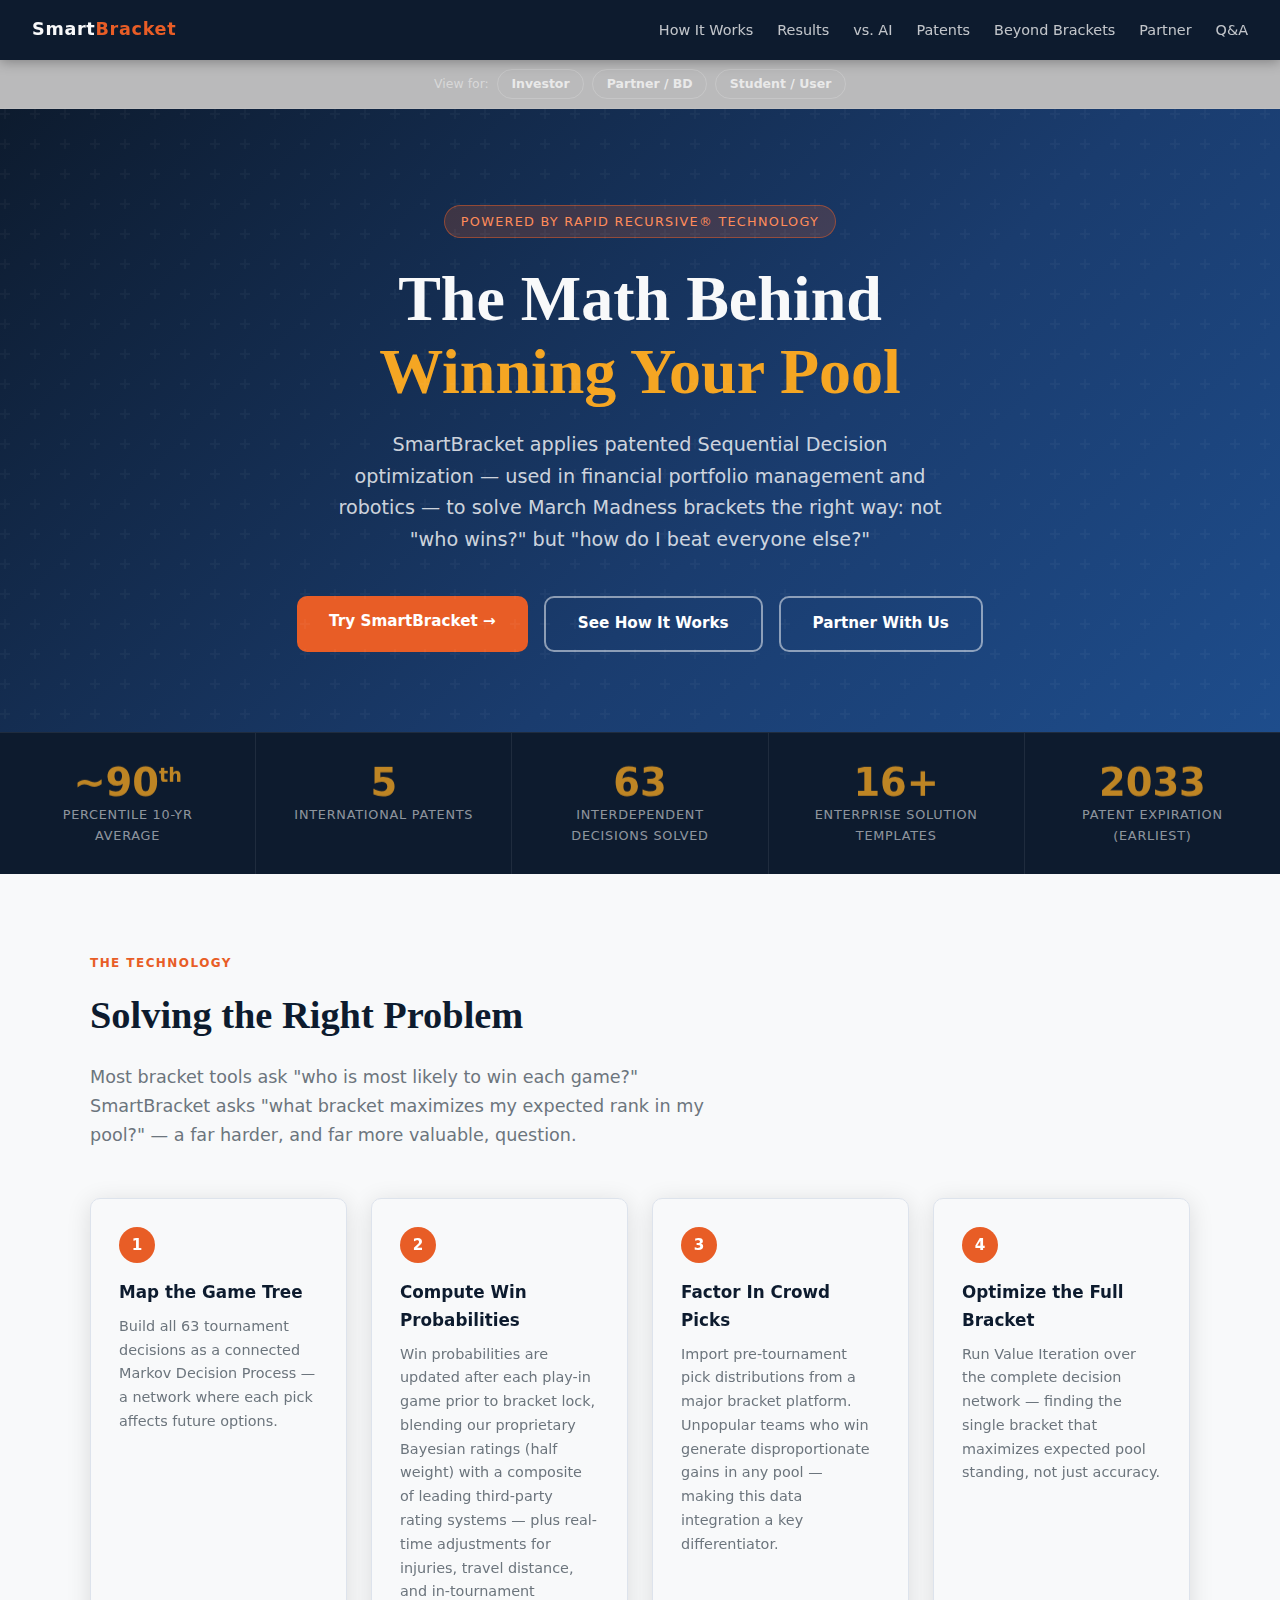
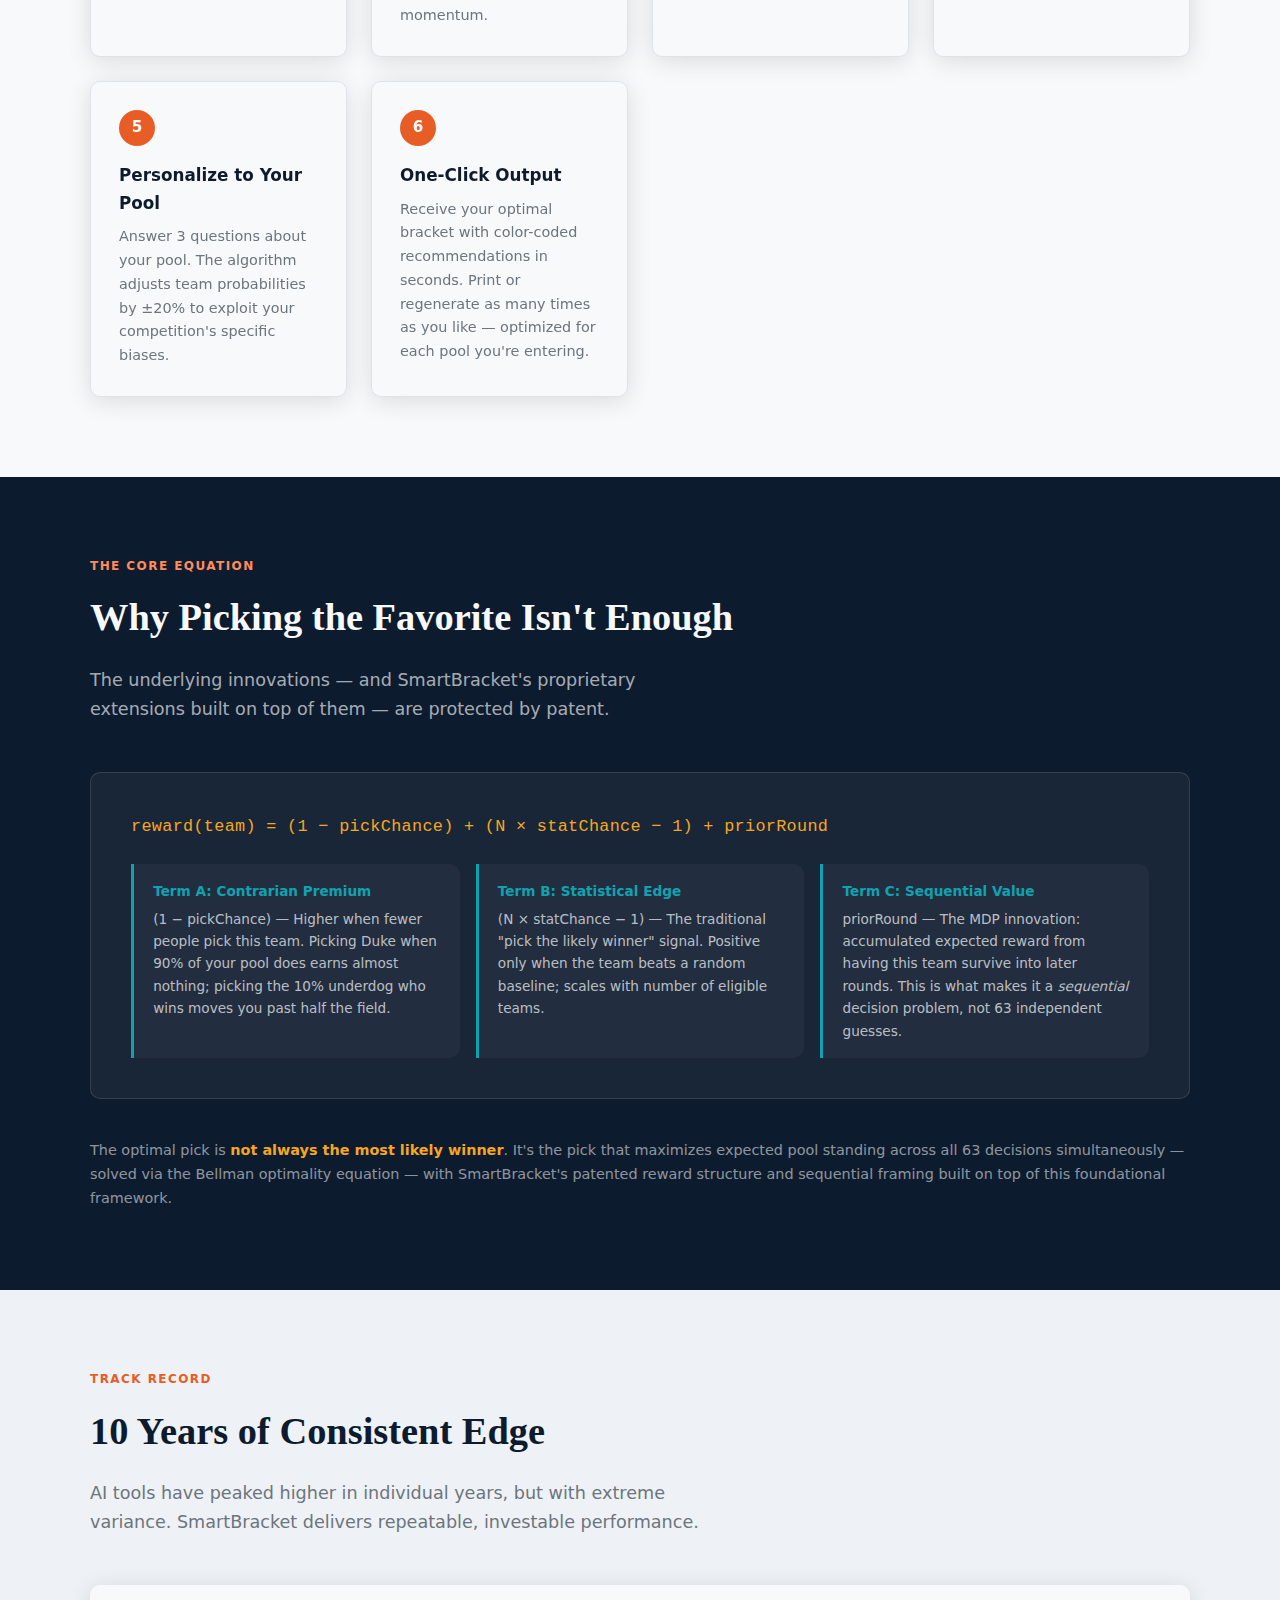
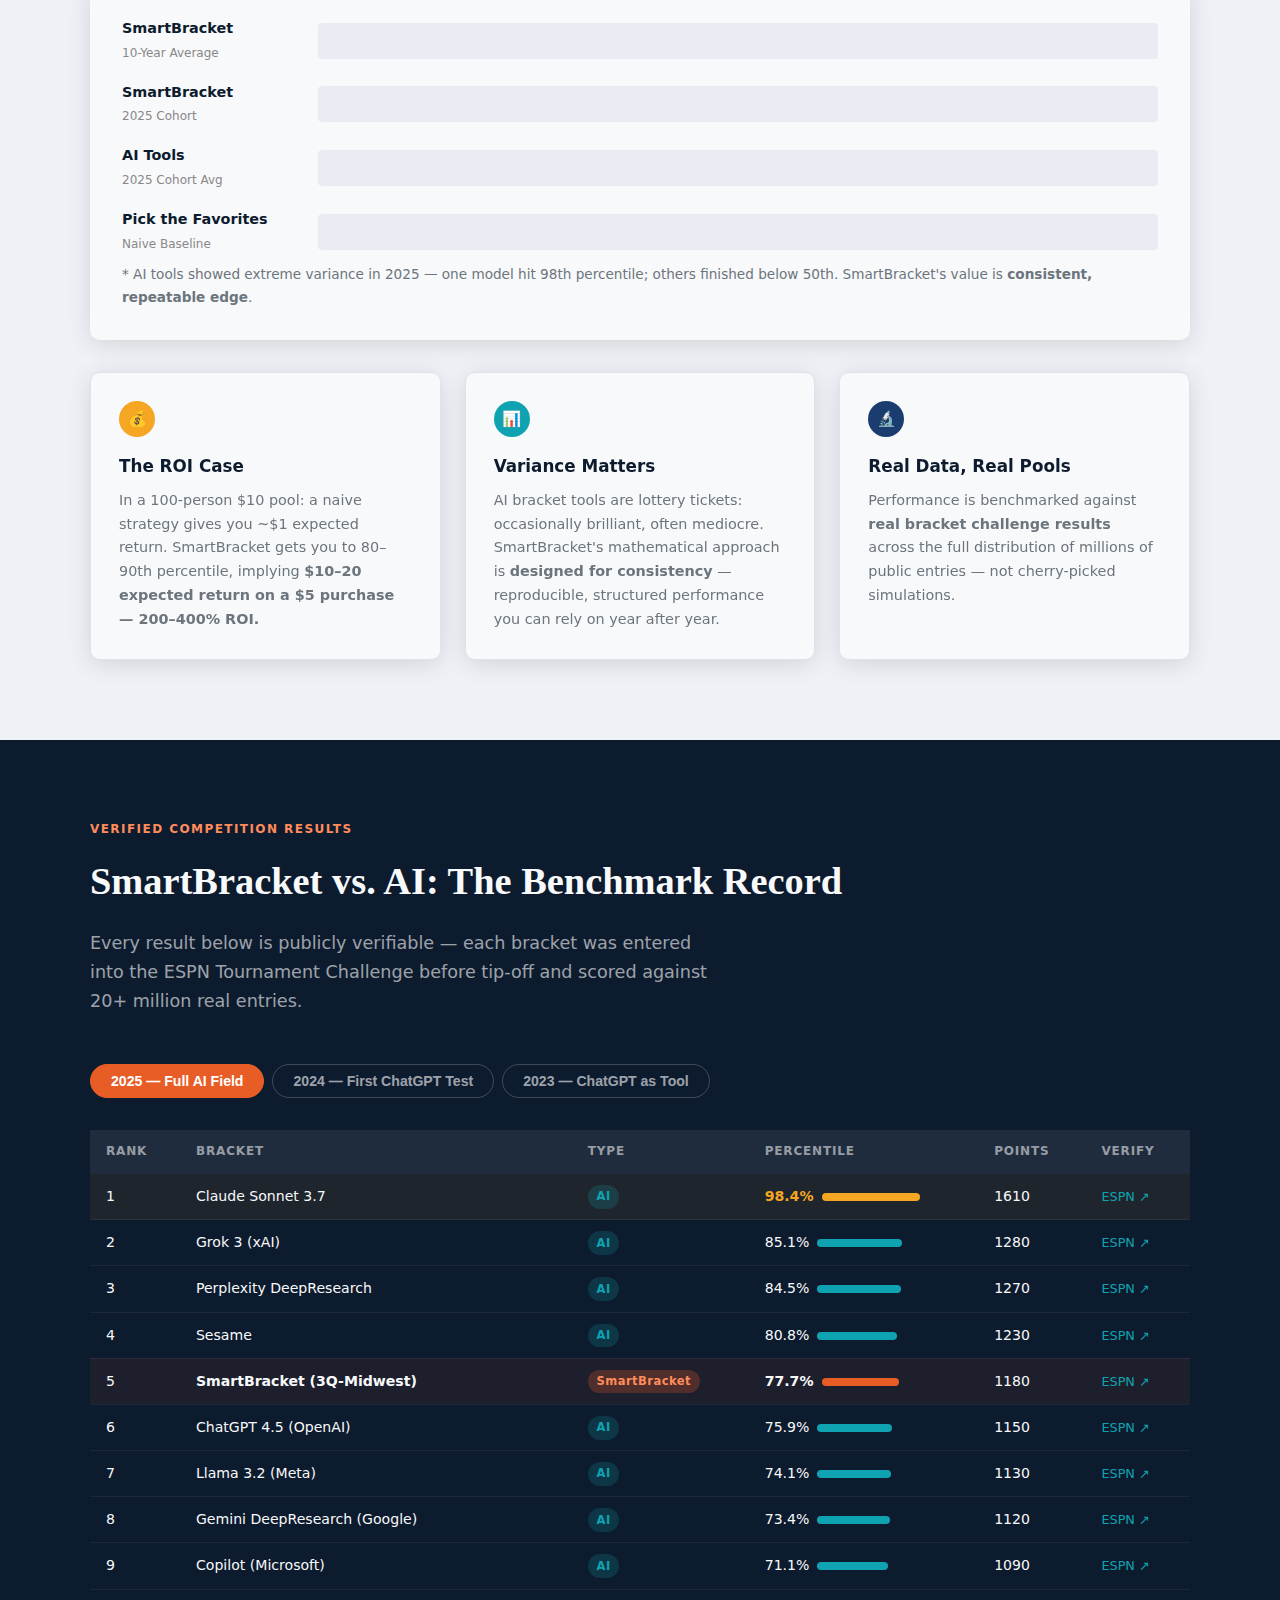
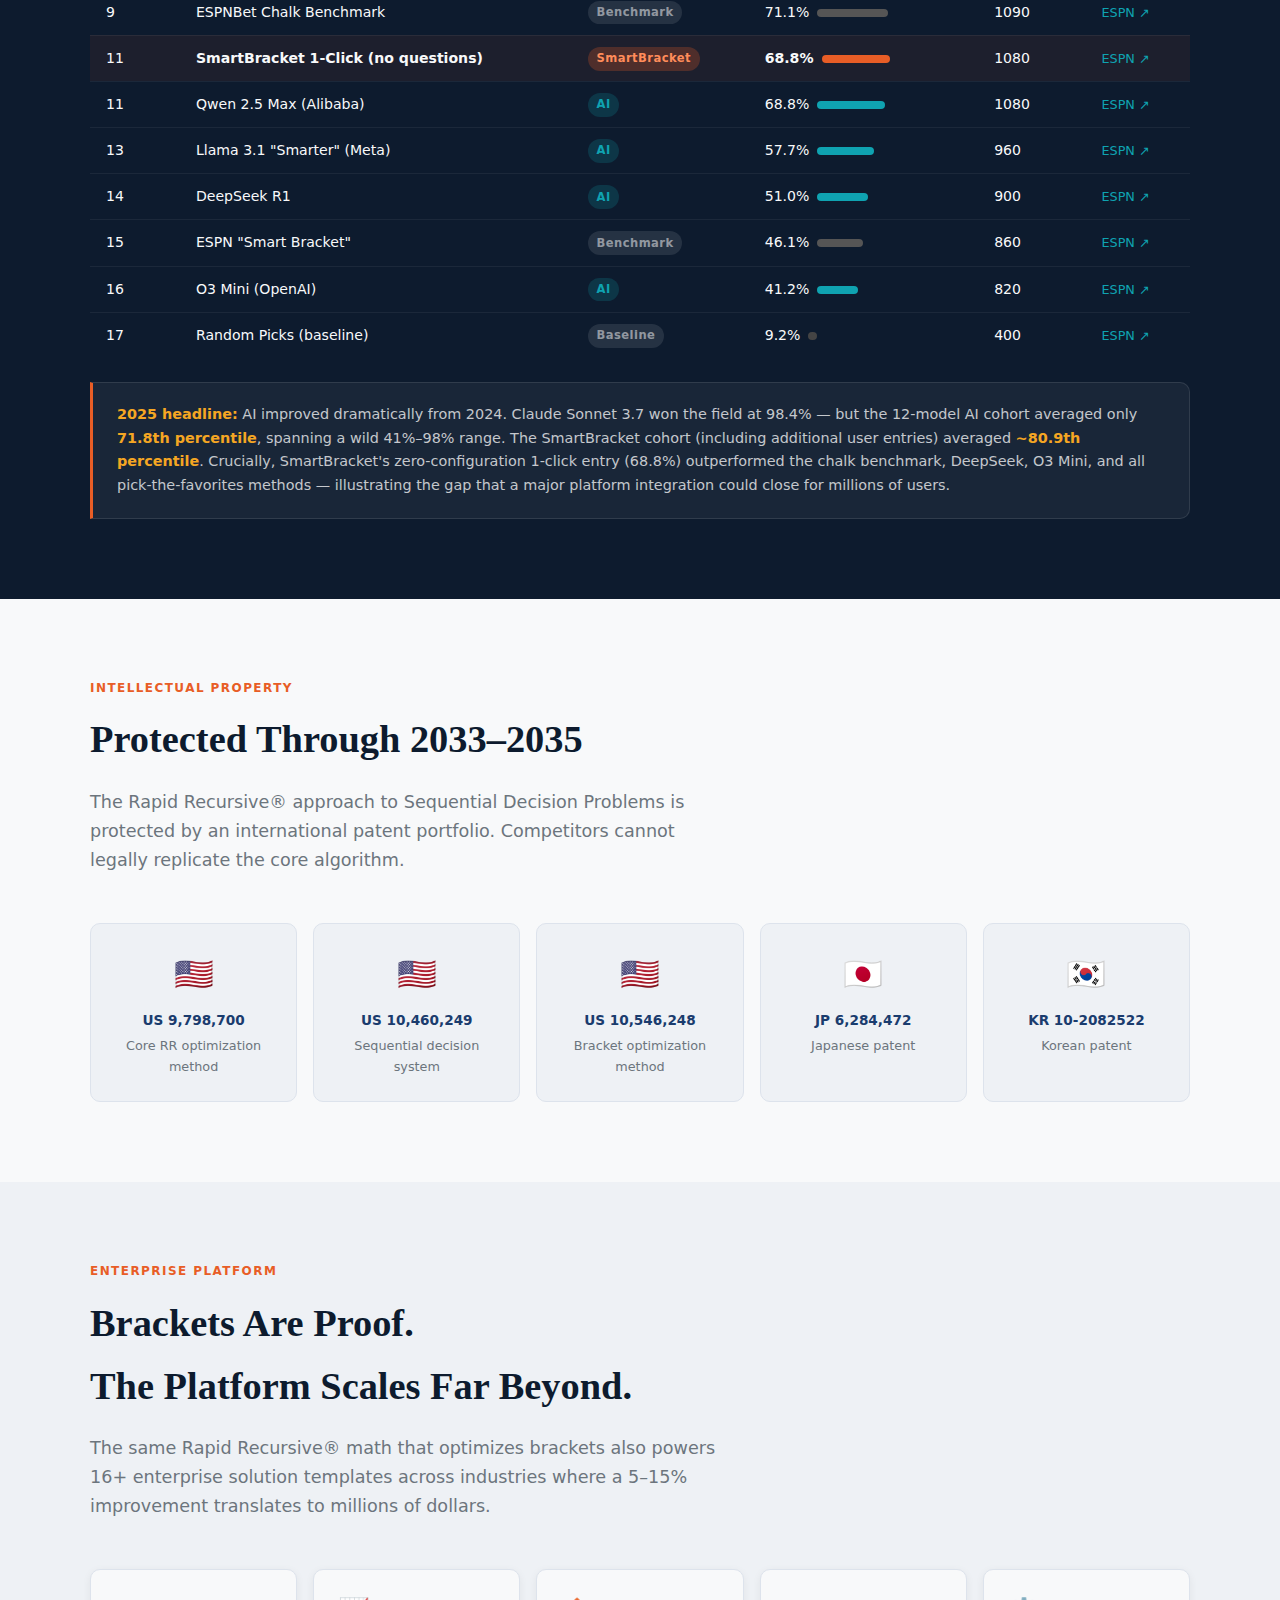
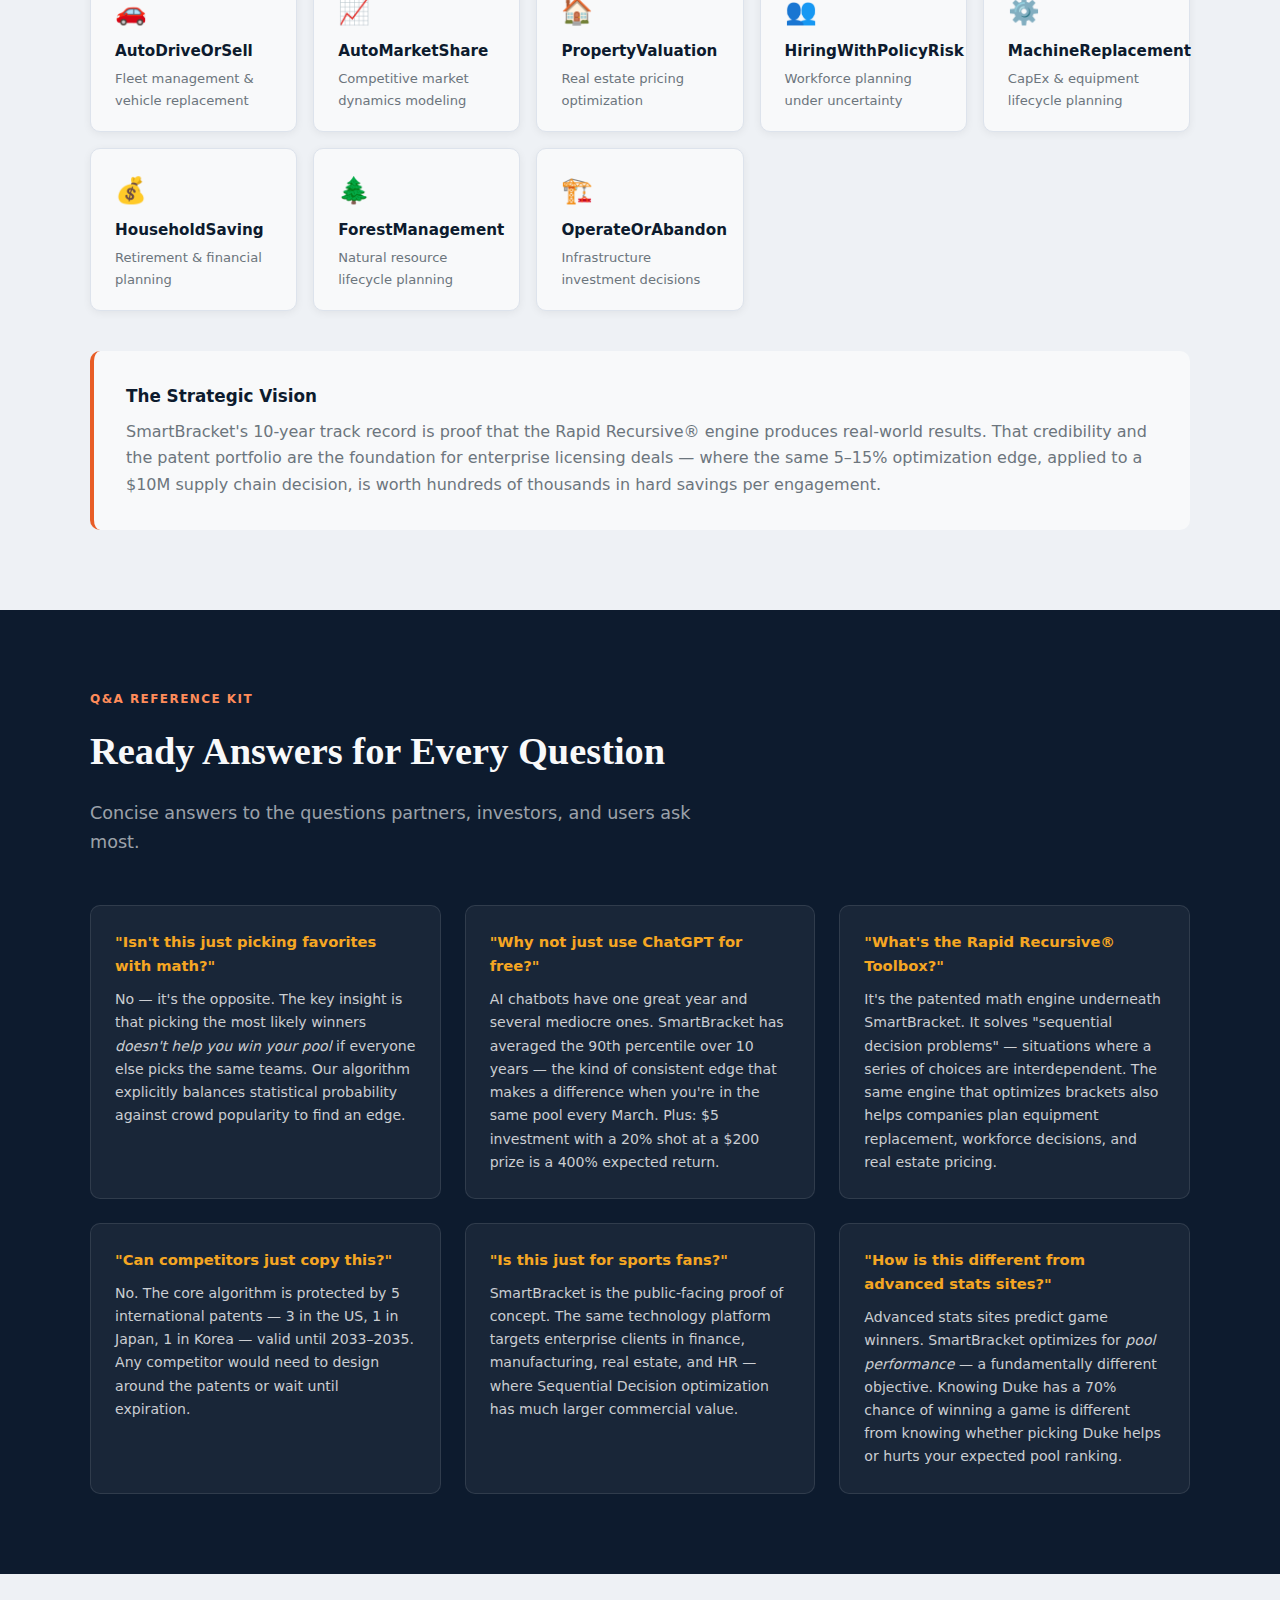
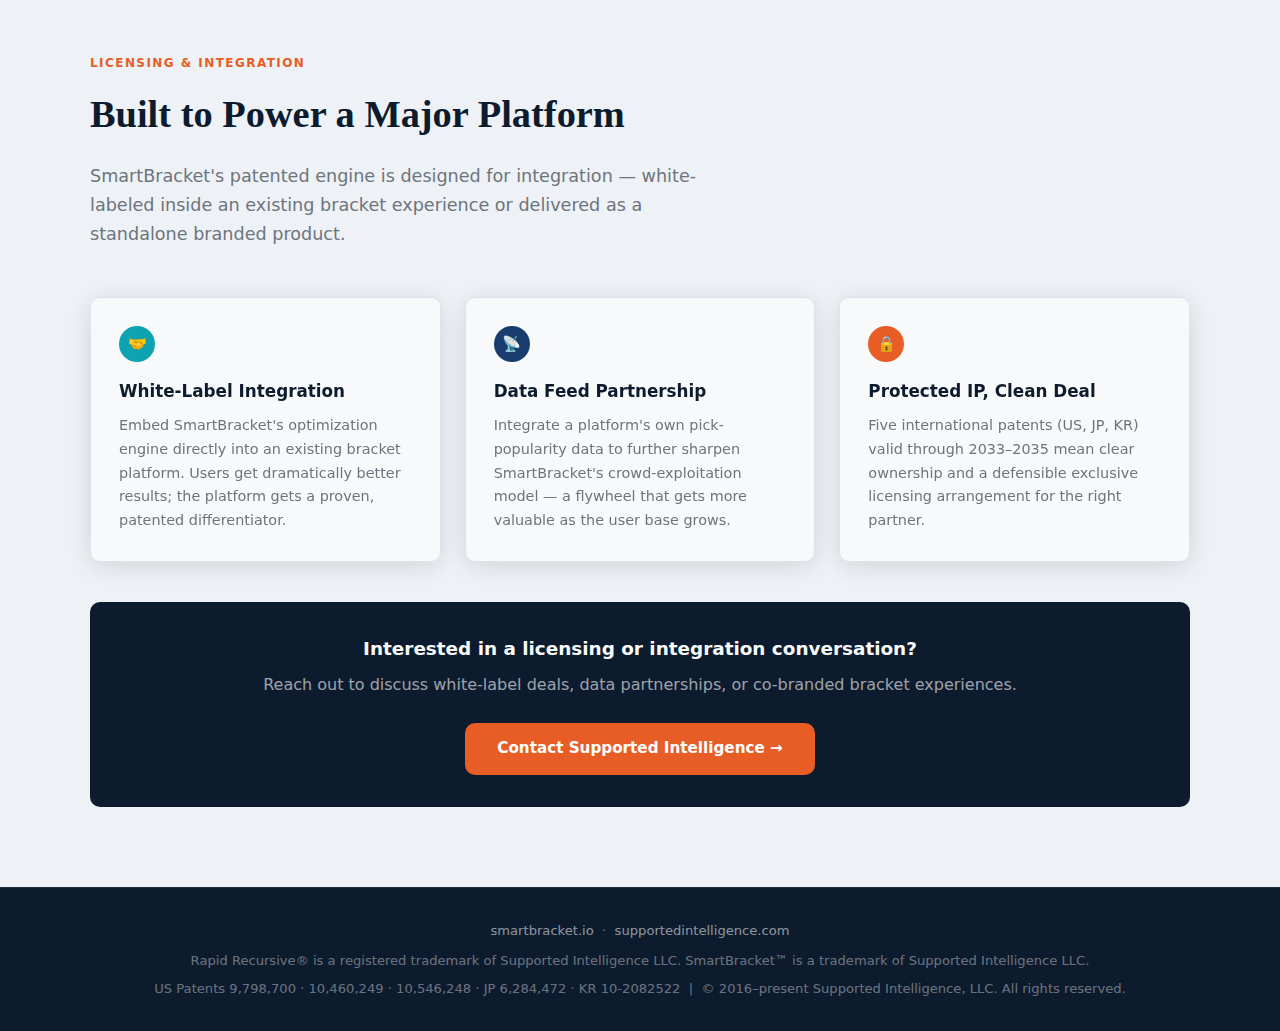
<file: index.html>
<!DOCTYPE html>
<html>
<head>
  <meta charset="UTF-8" />
  <meta http-equiv="refresh" content="0; url=Collateral/tech-showcase.html" />
  <title>SmartBracket Analysis</title>
</head>
<body>
  <p>Redirecting to <a href="Collateral/tech-showcase.html">SmartBracket Tech Showcase</a>…</p>
</body>
</html>
</file>
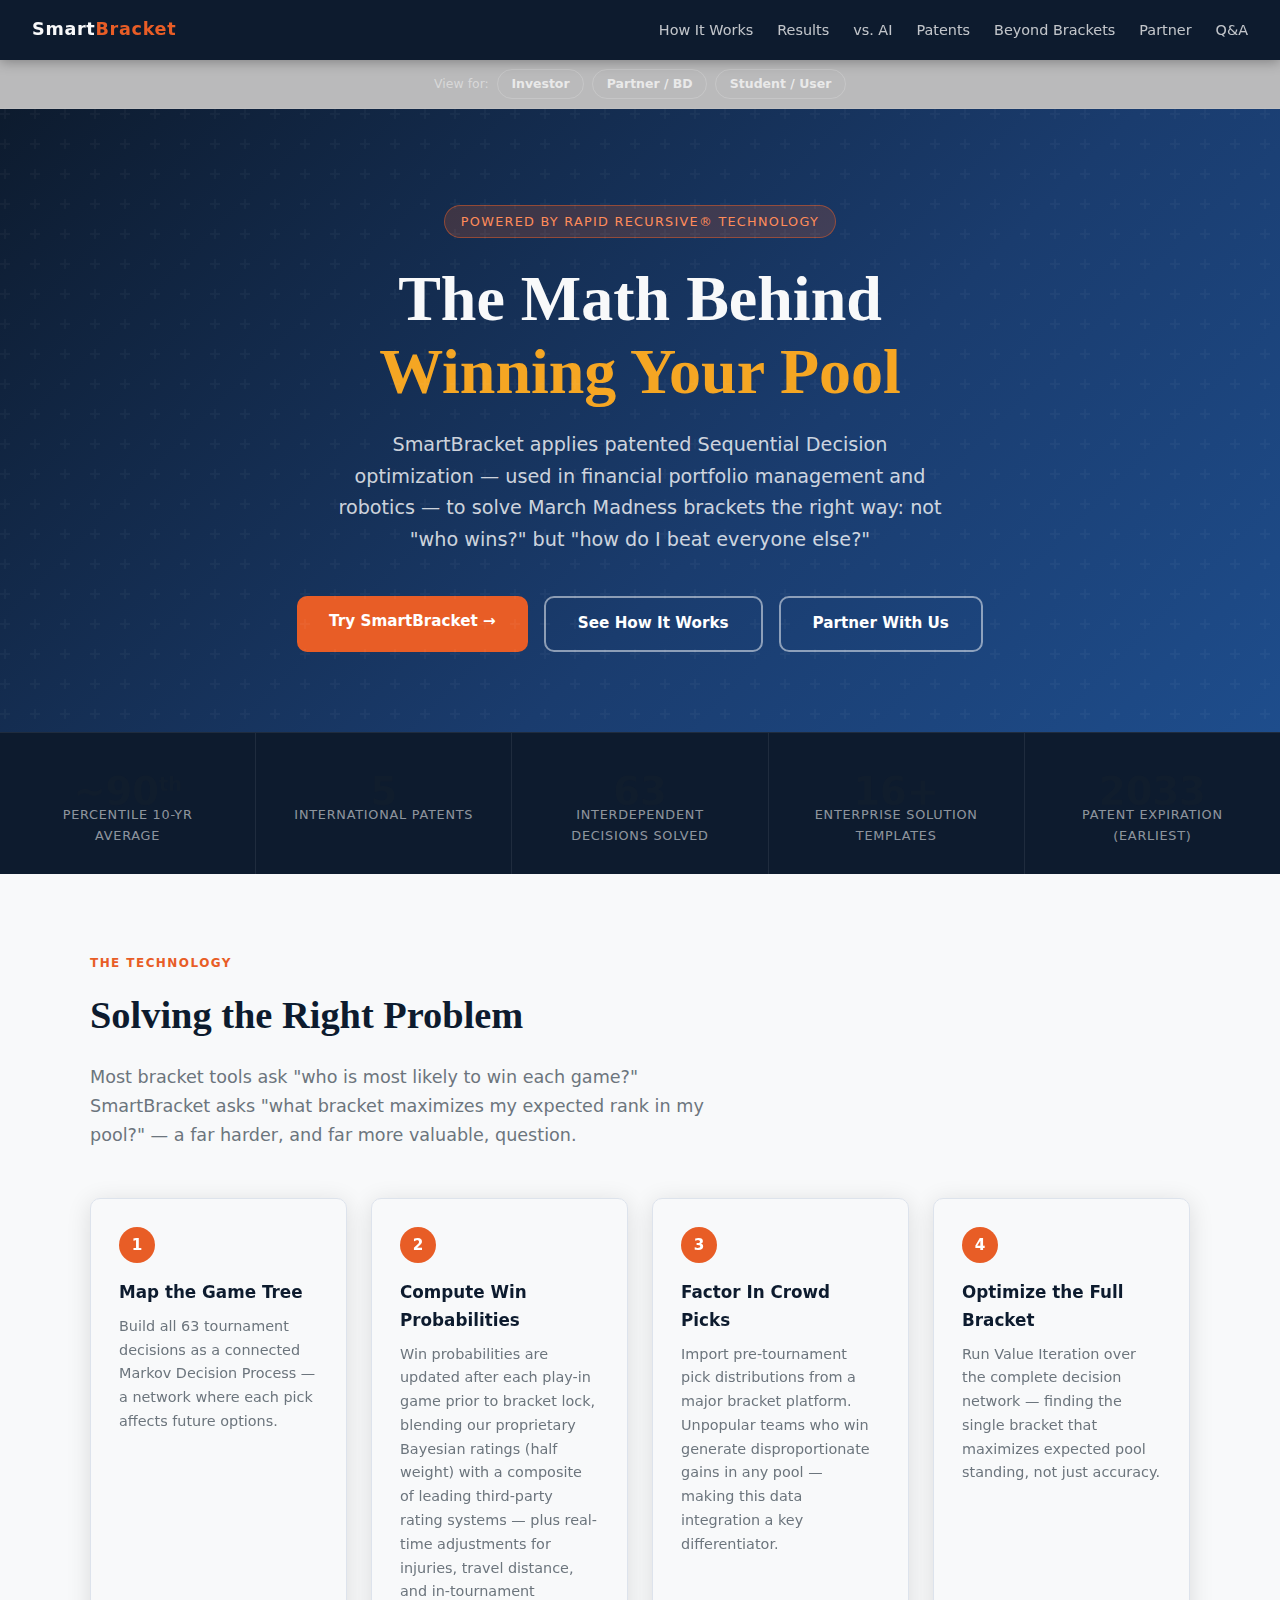
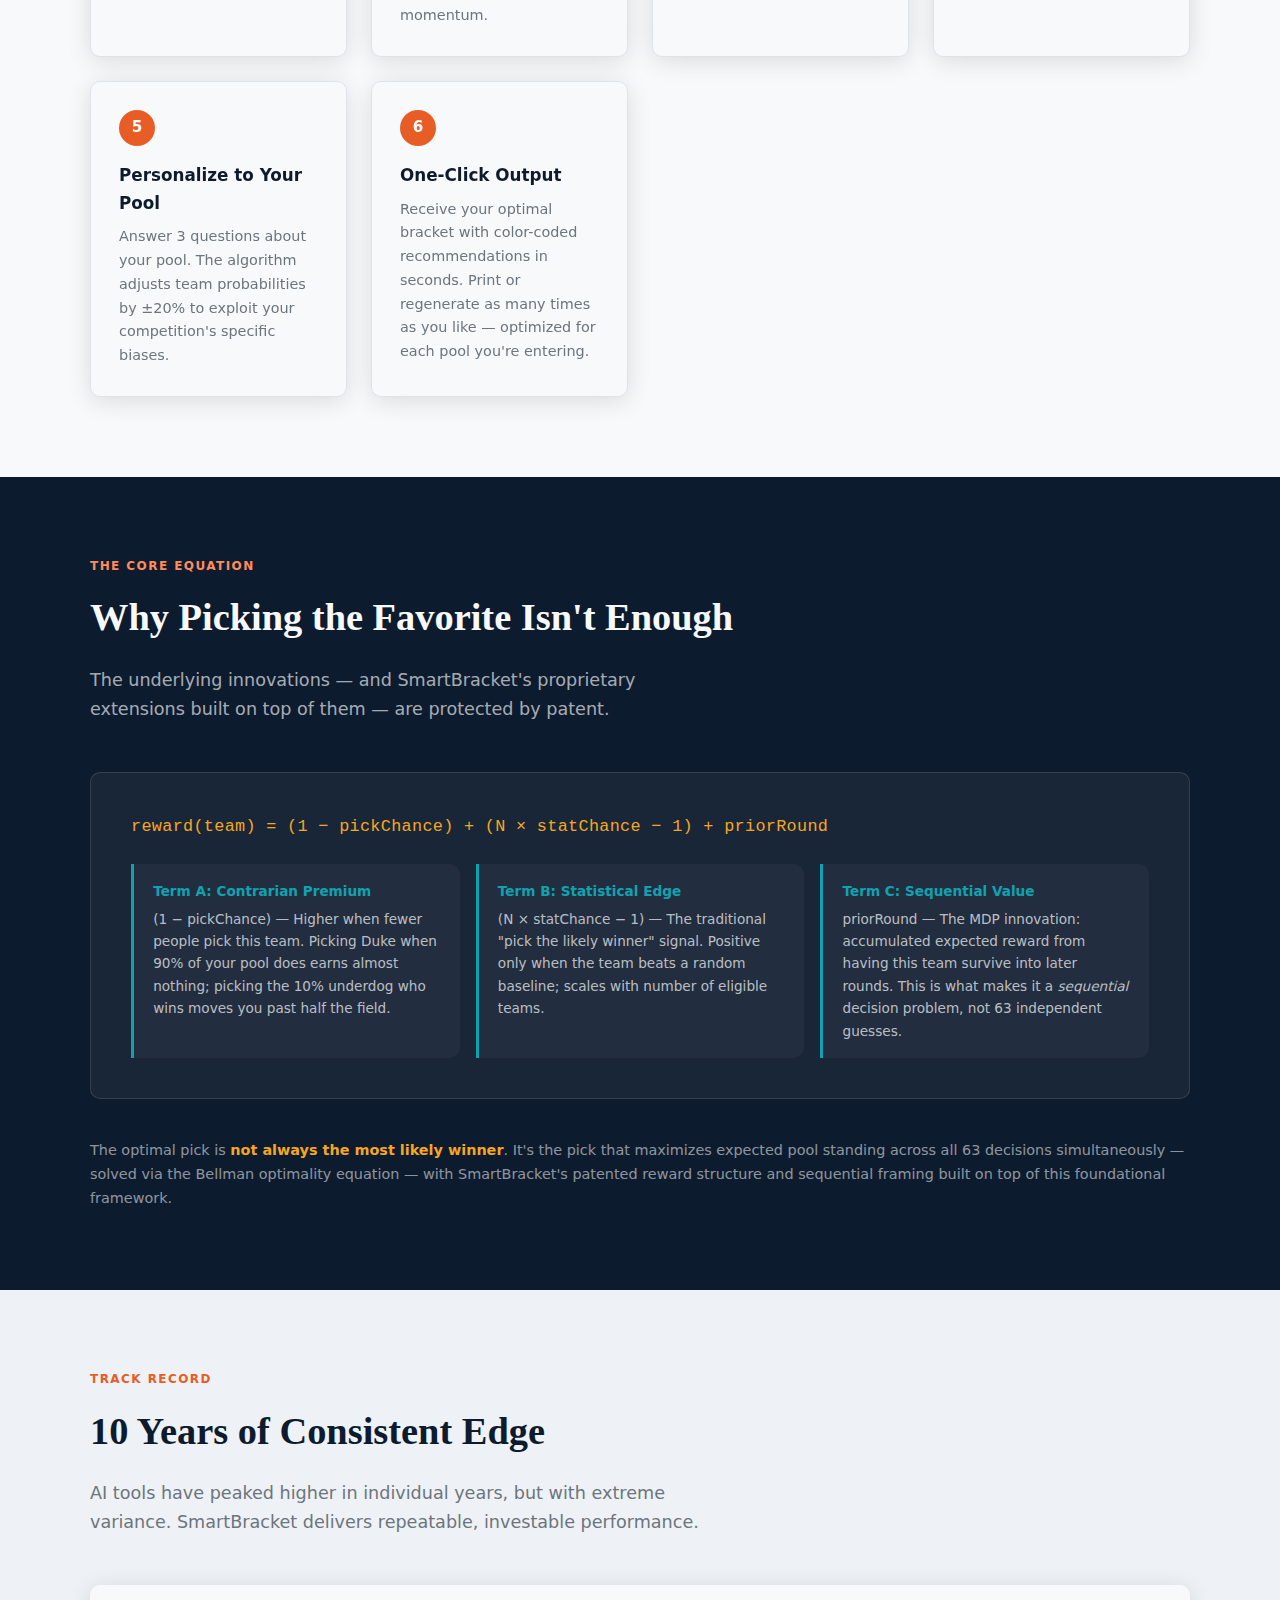
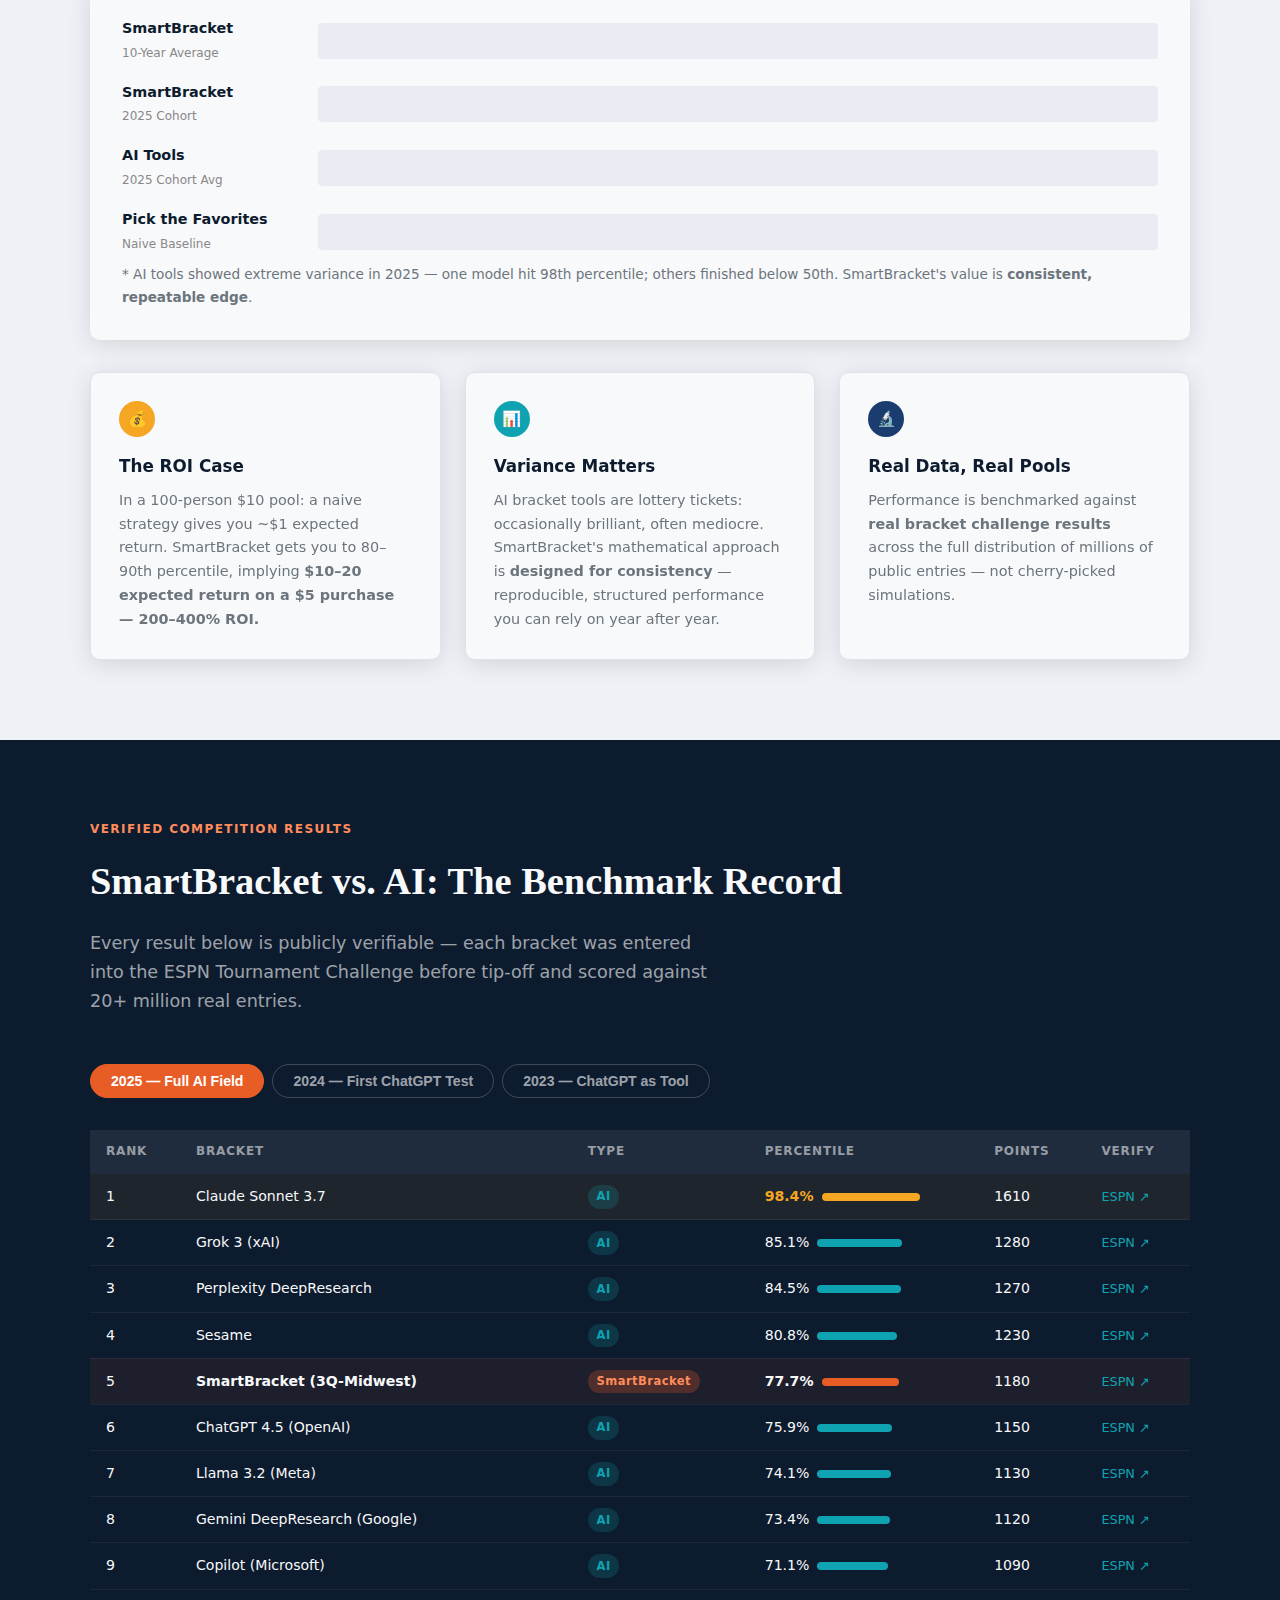
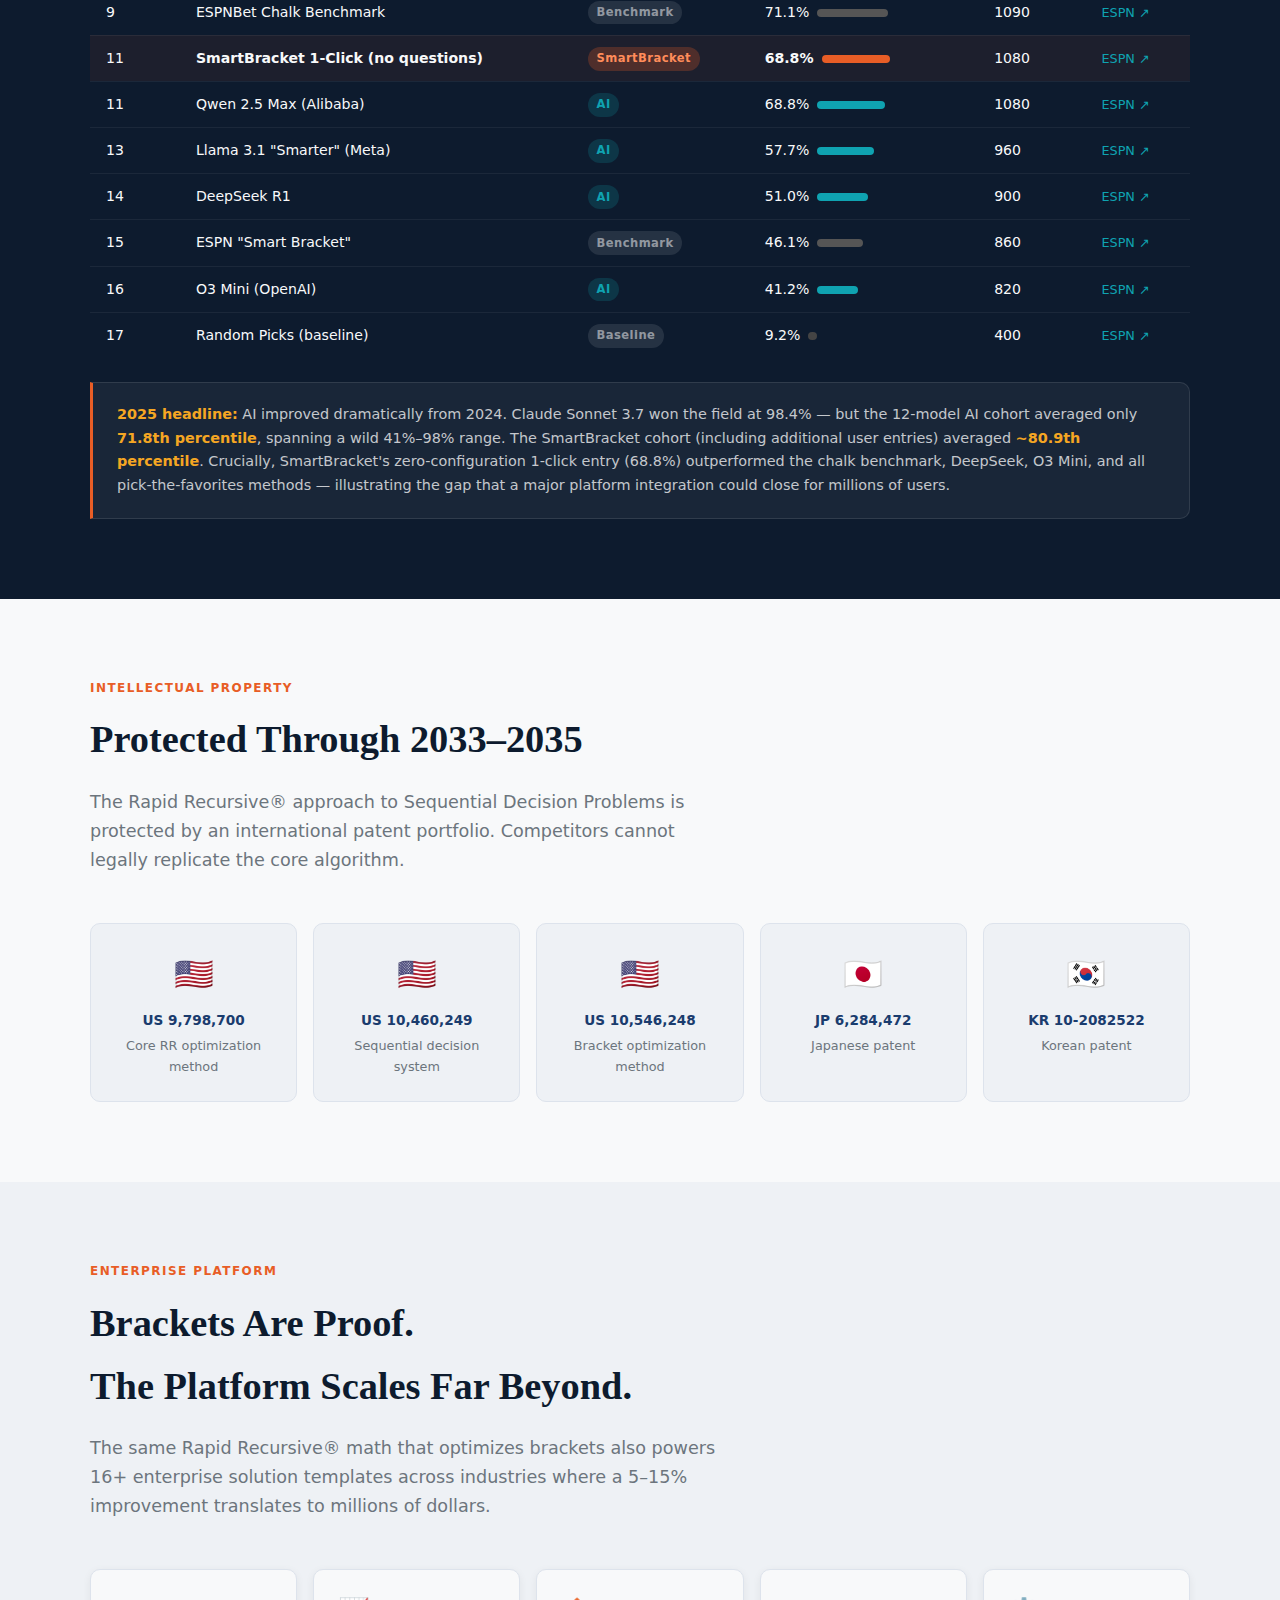
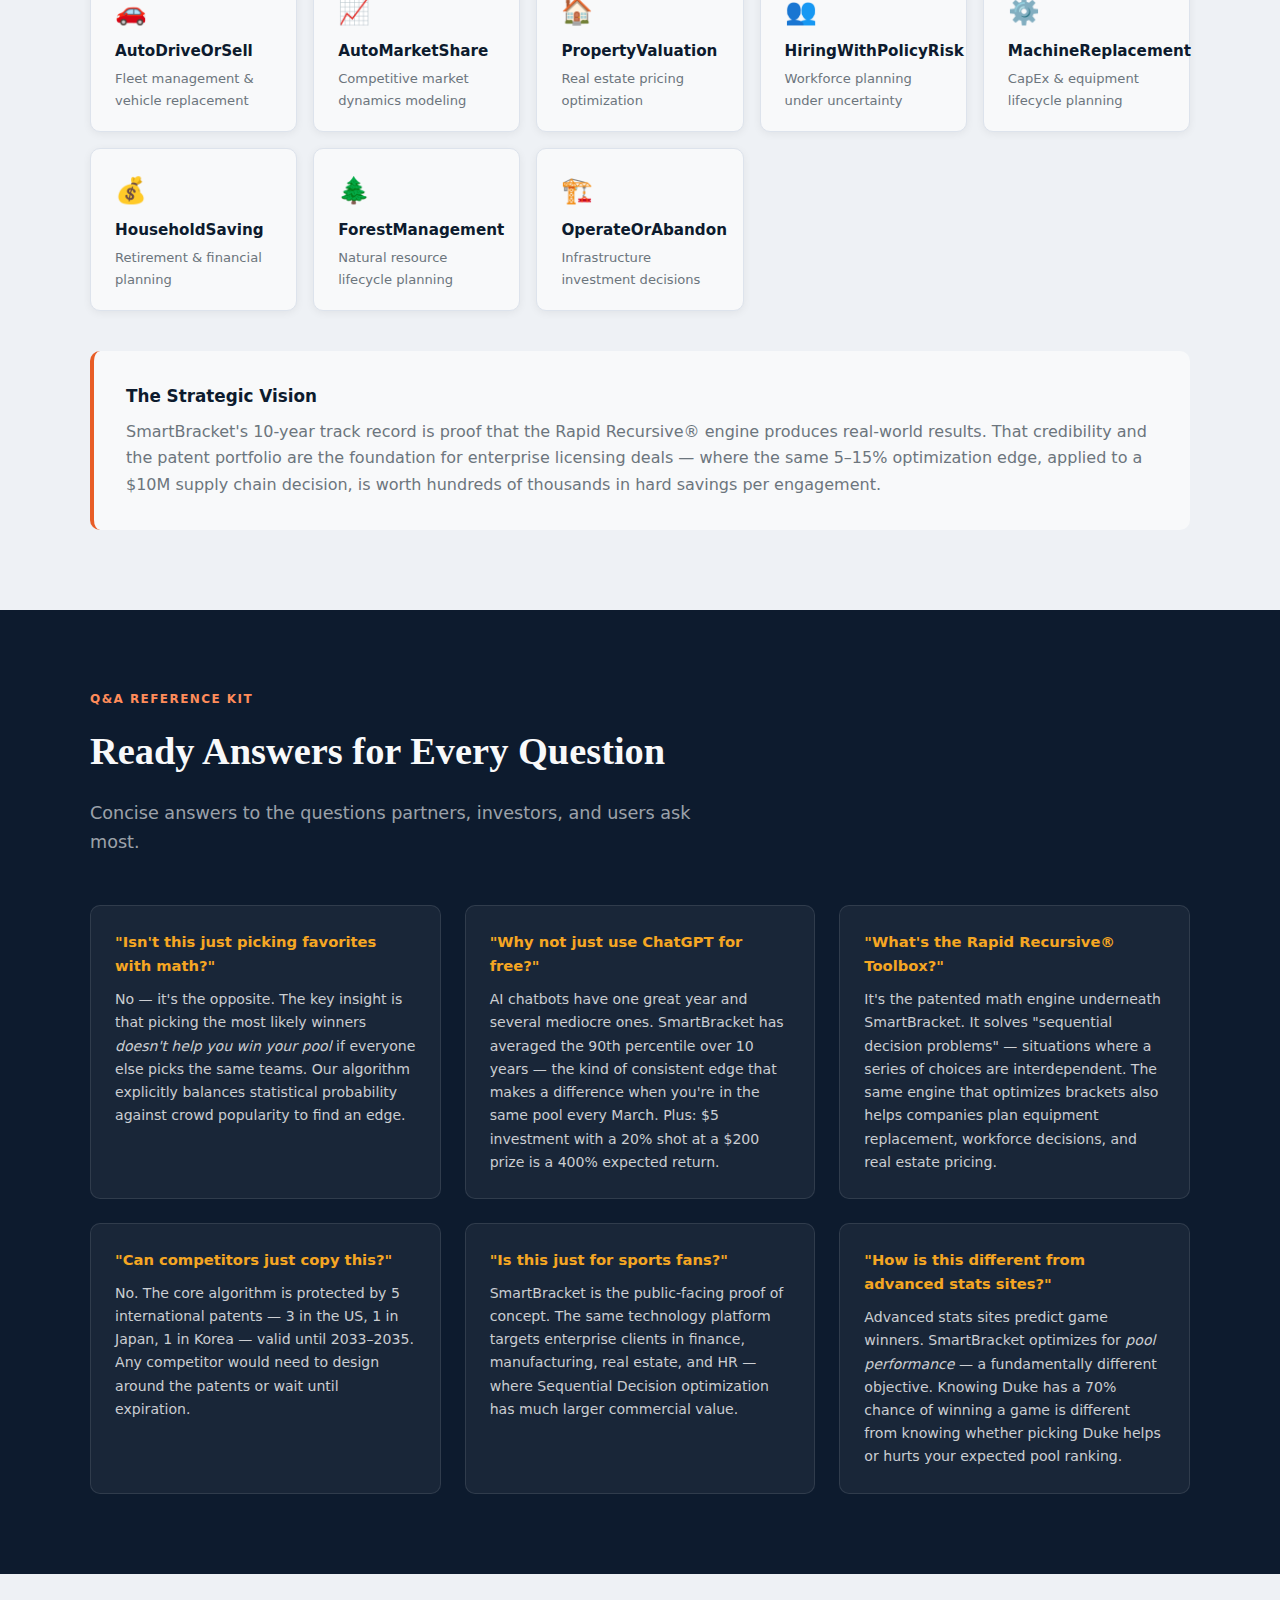
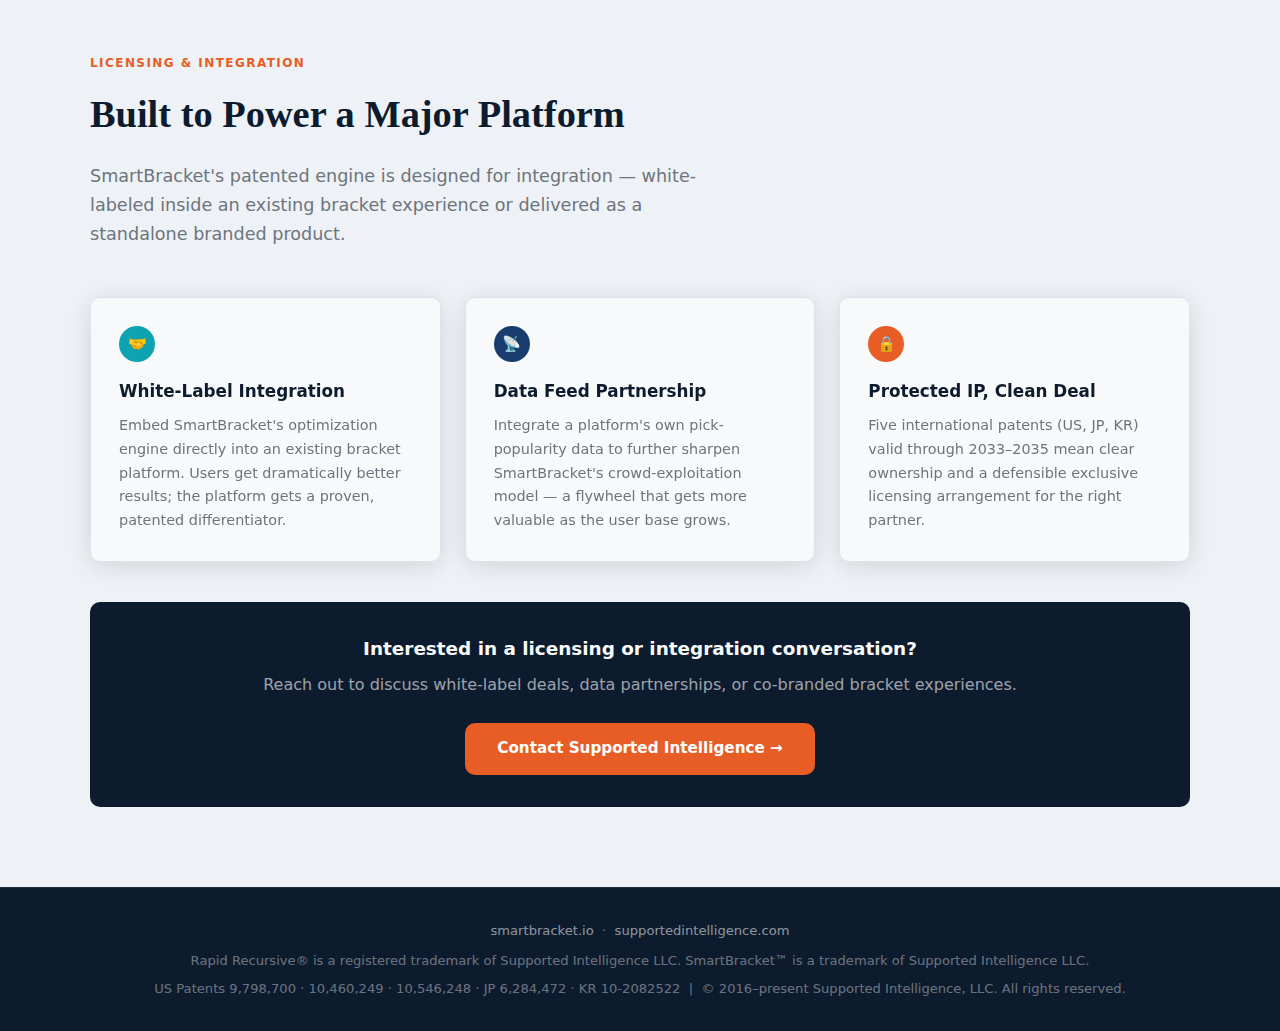
<file: Collateral/index.html>
<!DOCTYPE html>
<html>
<head>
  <meta charset="UTF-8" />
  <meta http-equiv="refresh" content="0; url=tech-showcase.html" />
  <title>SmartBracket — Collateral</title>
</head>
<body>
  <p>Redirecting to <a href="tech-showcase.html">SmartBracket Tech Showcase</a>…</p>
</body>
</html>
</file>
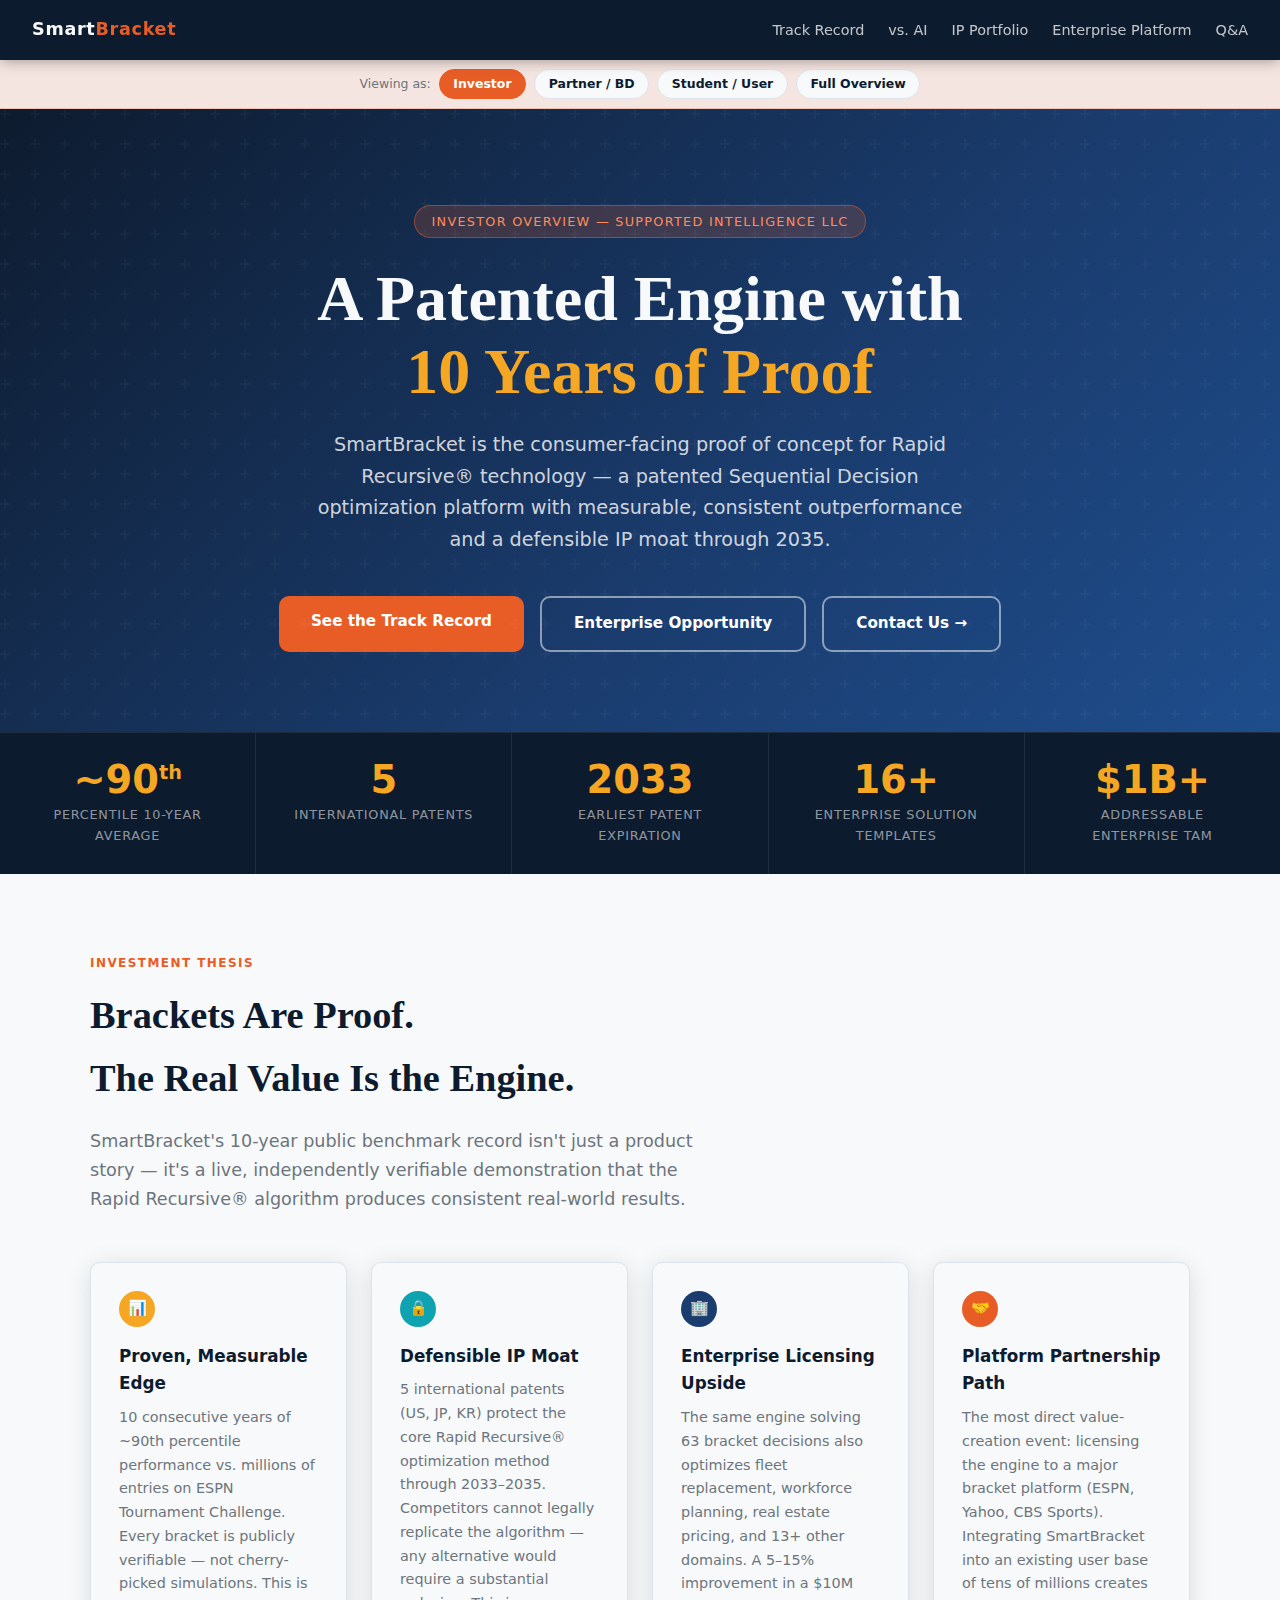
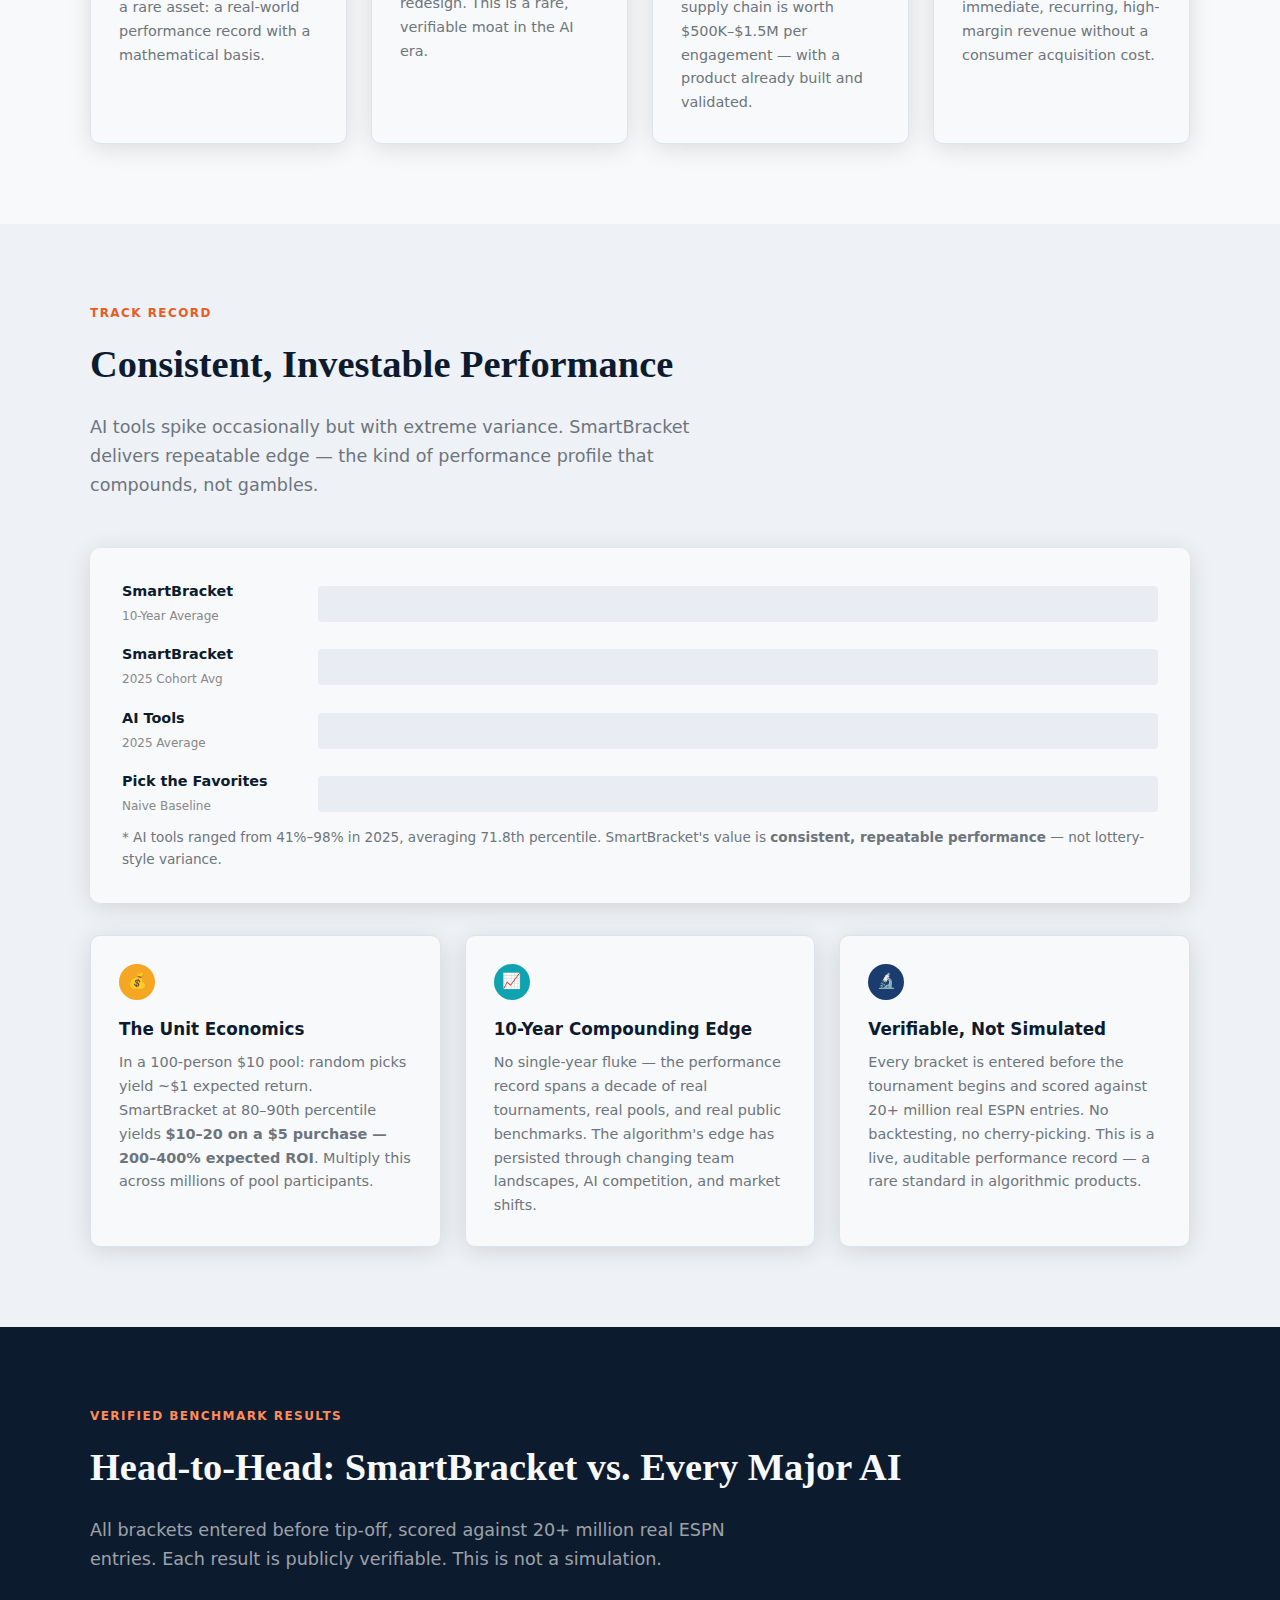
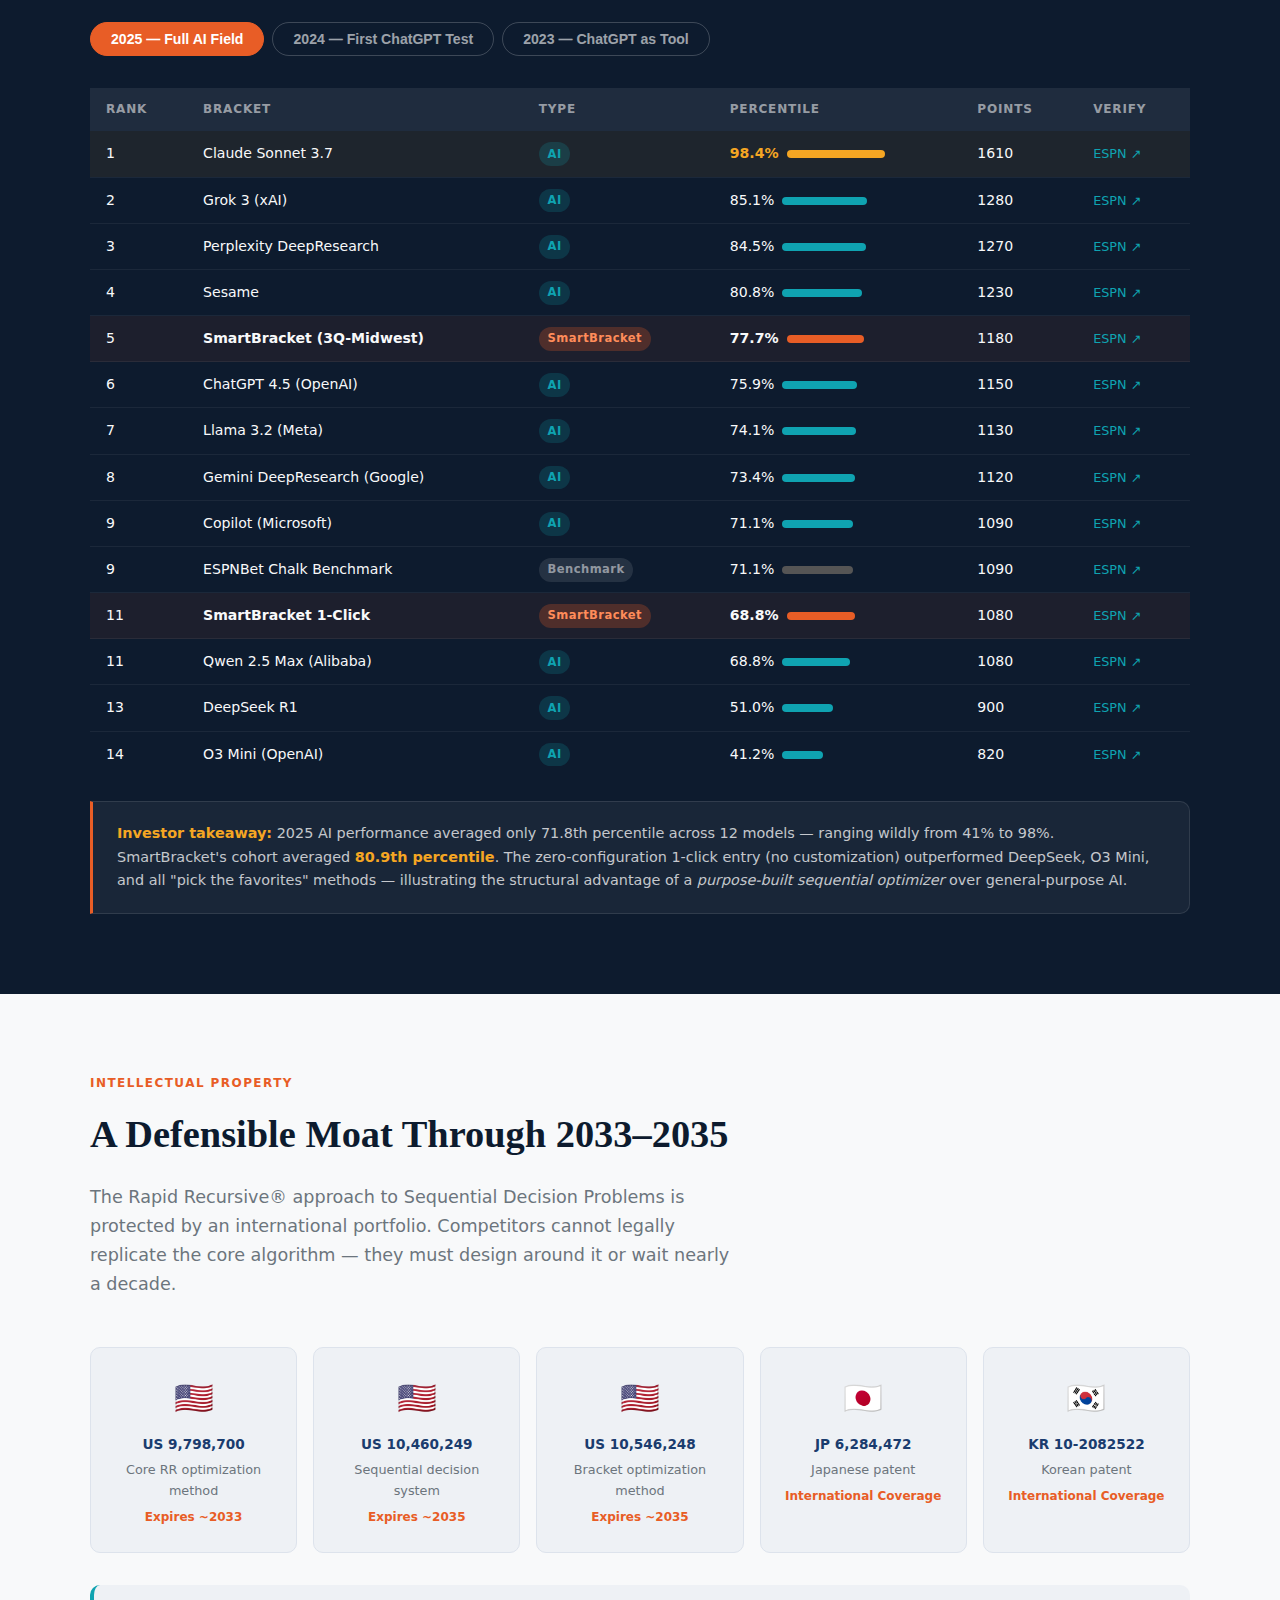
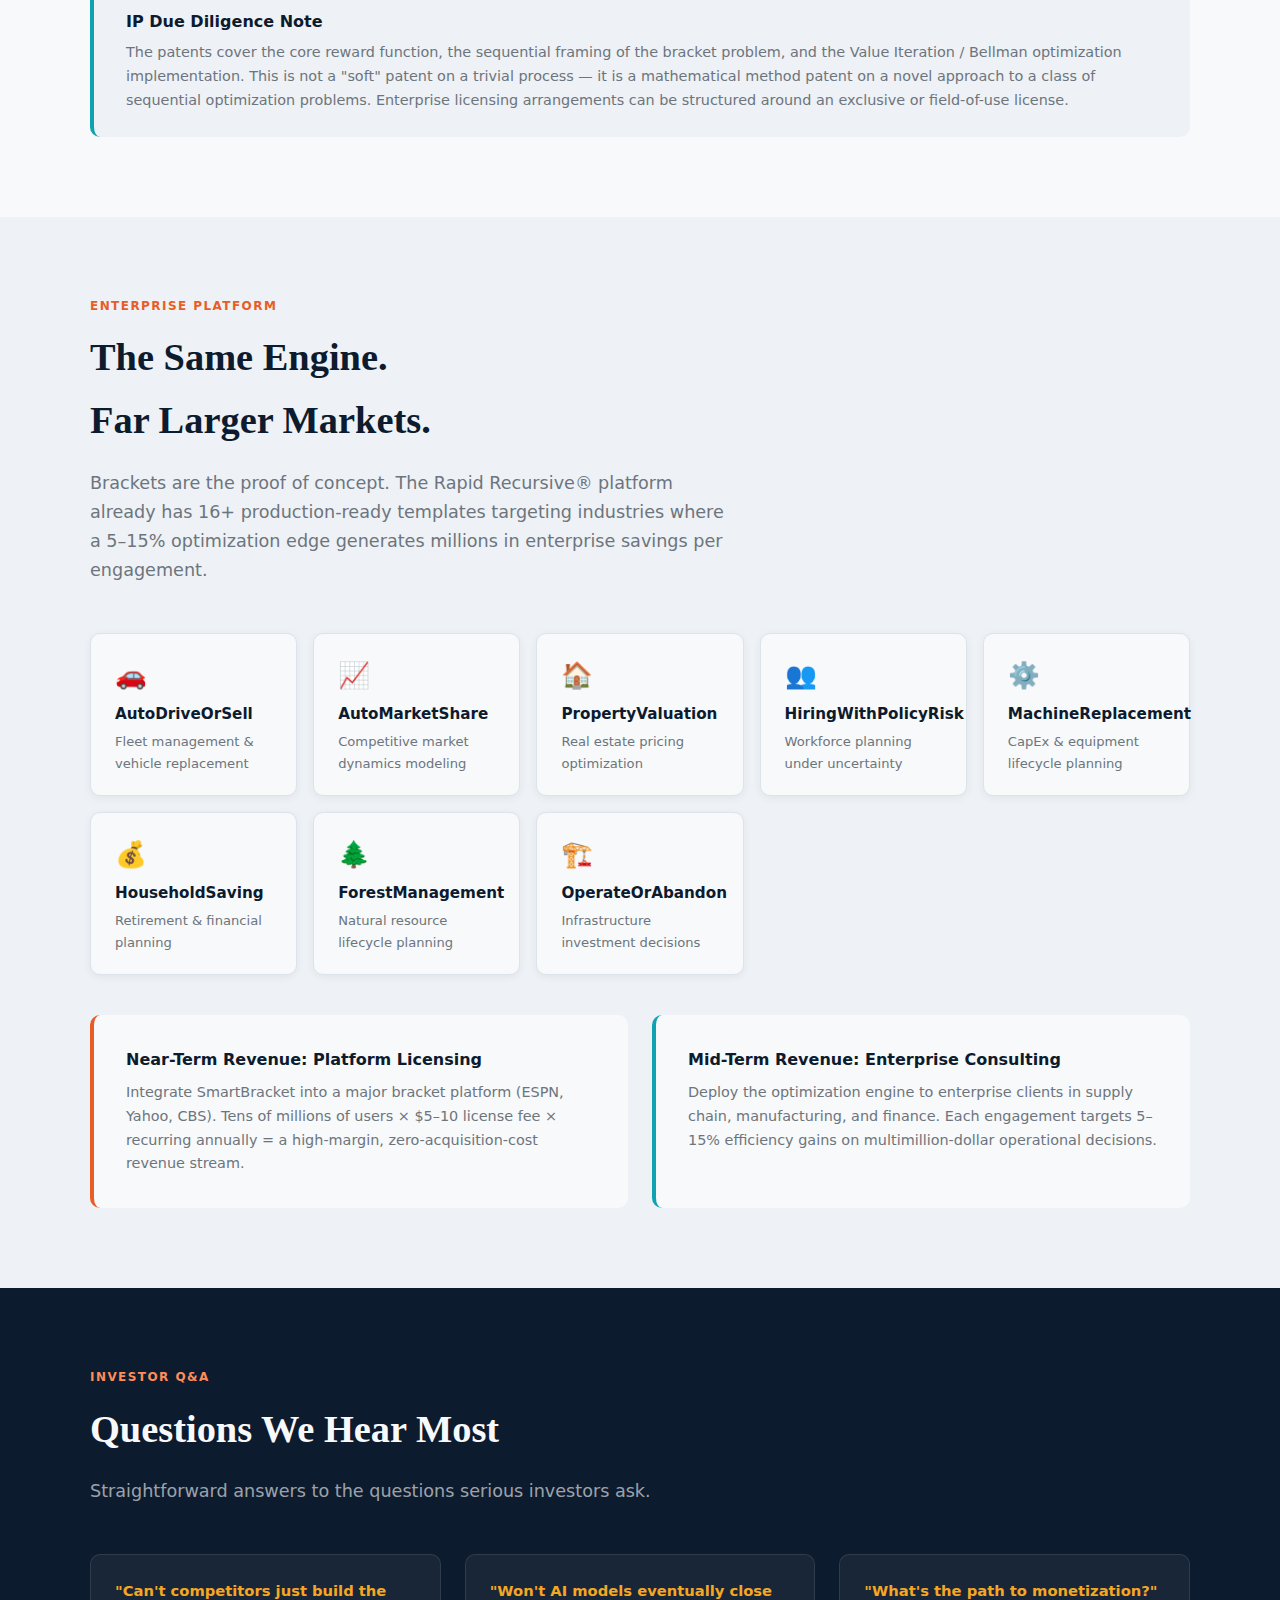
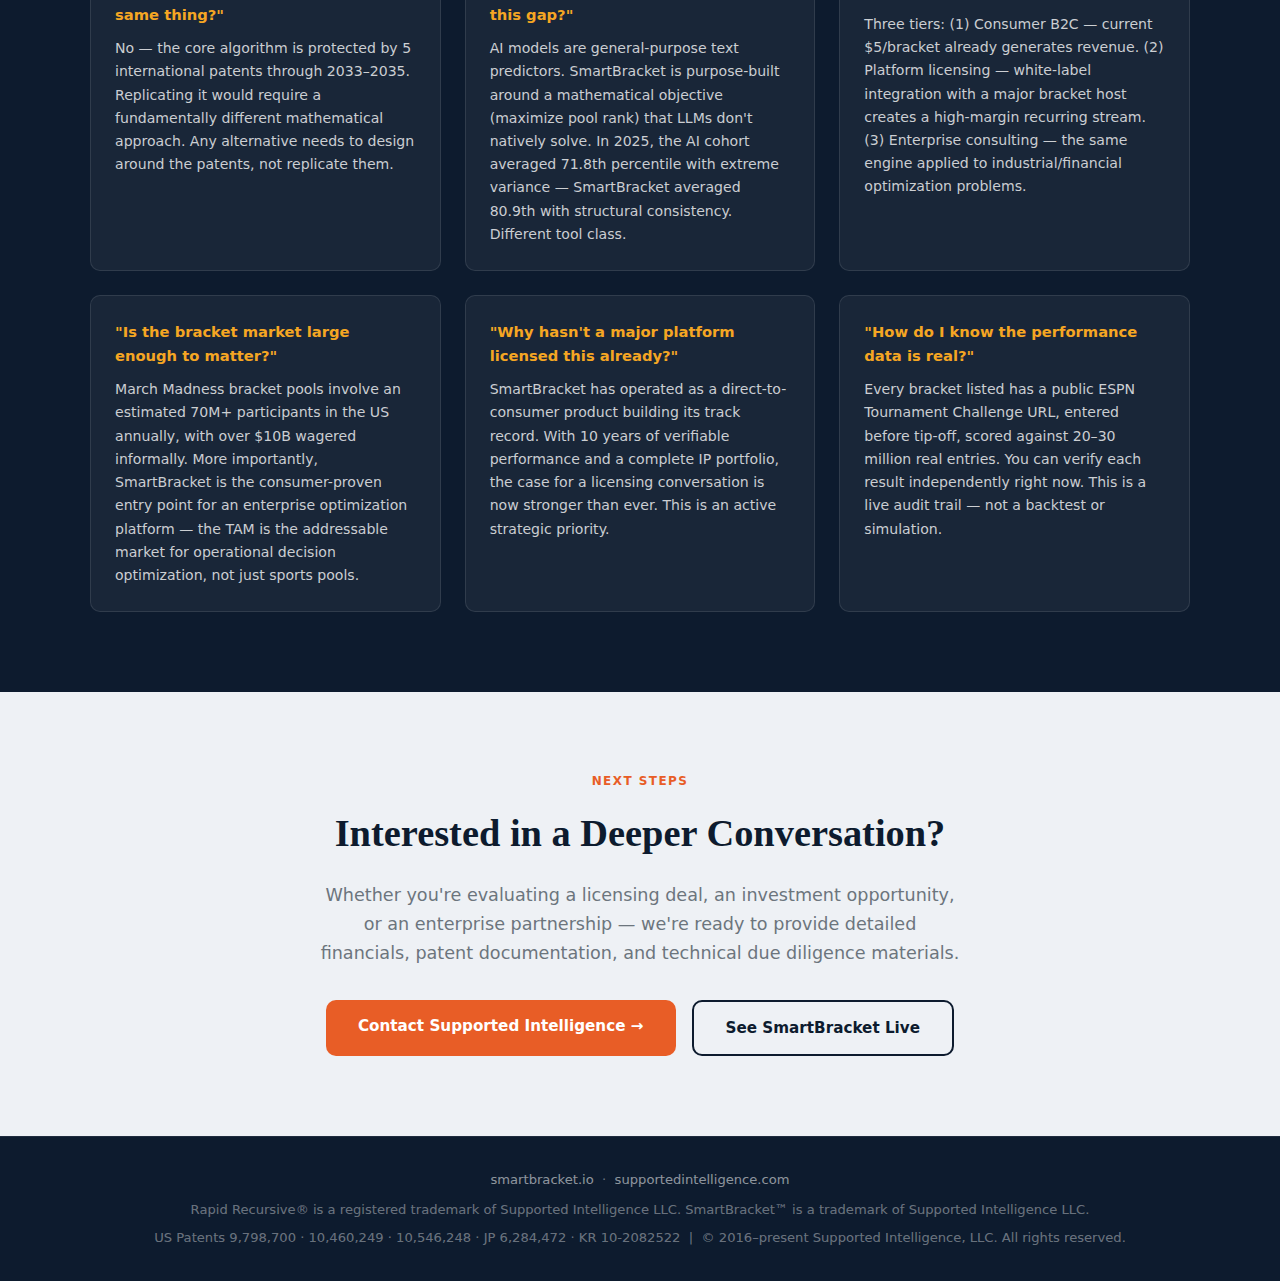
<file: Collateral/investor.html>
<!DOCTYPE html>
<html lang="en">
<head>
  <meta charset="UTF-8" />
  <meta name="viewport" content="width=device-width, initial-scale=1.0" />
  <title>SmartBracket — Investor Overview</title>
  <style>
    :root {
      --navy:   #0d1b2e;
      --blue:   #1a3c6e;
      --accent: #e85d26;
      --gold:   #f5a623;
      --teal:   #0fa3b1;
      --white:  #f8f9fa;
      --gray:   #6c757d;
      --light:  #eef1f5;
      --font-head: 'Georgia', serif;
      --font-body: 'system-ui', -apple-system, sans-serif;
      --radius: 10px;
      --shadow: 0 4px 24px rgba(0,0,0,0.12);
    }
    *, *::before, *::after { box-sizing: border-box; margin: 0; padding: 0; }
    html { scroll-behavior: smooth; }
    body { font-family: var(--font-body); background: var(--white); color: var(--navy); line-height: 1.65; }

    /* Nav */
    nav { position: sticky; top: 0; z-index: 100; background: var(--navy); display: flex; align-items: center; justify-content: space-between; padding: 0 2rem; height: 60px; box-shadow: 0 2px 12px rgba(0,0,0,0.3); }
    .nav-brand { color: var(--white); font-size: 1.1rem; font-weight: 700; letter-spacing: 0.04em; }
    .nav-brand span { color: var(--accent); }
    .nav-links { display: flex; gap: 1.5rem; list-style: none; }
    .nav-links a { color: rgba(255,255,255,0.75); text-decoration: none; font-size: 0.9rem; transition: color .2s; }
    .nav-links a:hover { color: var(--gold); }

    /* Persona switcher */
    .persona-bar { background: rgba(232,93,38,0.12); border-bottom: 1px solid rgba(232,93,38,0.25); display: flex; align-items: center; justify-content: center; gap: 0.5rem; padding: 0.55rem 1rem; flex-wrap: wrap; }
    .persona-bar span { font-size: 0.78rem; color: var(--gray); }
    .persona-pill { display: inline-block; font-size: 0.78rem; font-weight: 600; padding: 0.25rem 0.85rem; border-radius: 2rem; border: 1px solid #dde3ec; text-decoration: none; color: var(--navy); background: var(--white); transition: all .2s; }
    .persona-pill:hover { border-color: var(--accent); color: var(--accent); }
    .persona-pill.active { background: var(--accent); color: white; border-color: var(--accent); }

    /* Hero */
    .hero { background: linear-gradient(135deg, var(--navy) 0%, var(--blue) 60%, #1e4d8c 100%); color: var(--white); padding: 6rem 2rem 5rem; text-align: center; position: relative; overflow: hidden; }
    .hero::before { content: ''; position: absolute; inset: 0; background: url("data:image/svg+xml,%3Csvg width='60' height='60' viewBox='0 0 60 60' xmlns='http://www.w3.org/2000/svg'%3E%3Cg fill='none' fill-rule='evenodd'%3E%3Cg fill='%23ffffff' fill-opacity='0.03'%3E%3Cpath d='M36 34v-4h-2v4h-4v2h4v4h2v-4h4v-2h-4zm0-30V0h-2v4h-4v2h4v4h2V6h4V4h-4zM6 34v-4H4v4H0v2h4v4h2v-4h4v-2H6zM6 4V0H4v4H0v2h4v4h2V6h4V4H6z'/%3E%3C/g%3E%3C/g%3E%3C/svg%3E"); pointer-events: none; }
    .hero-eyebrow { display: inline-block; background: rgba(232,93,38,0.2); border: 1px solid rgba(232,93,38,0.5); color: #ff8c5a; font-size: 0.8rem; letter-spacing: 0.1em; text-transform: uppercase; padding: 0.3rem 1rem; border-radius: 2rem; margin-bottom: 1.5rem; }
    .hero h1 { font-family: var(--font-head); font-size: clamp(2.2rem, 5vw, 4rem); line-height: 1.15; margin-bottom: 1.25rem; }
    .hero h1 em { color: var(--gold); font-style: normal; }
    .hero p { font-size: 1.2rem; color: rgba(255,255,255,0.8); max-width: 660px; margin: 0 auto 2.5rem; }
    .hero-cta { display: flex; gap: 1rem; justify-content: center; flex-wrap: wrap; }
    .btn { display: inline-block; padding: 0.85rem 2rem; border-radius: var(--radius); font-weight: 600; font-size: 0.95rem; text-decoration: none; transition: transform .15s, box-shadow .15s; touch-action: manipulation; }
    .btn:hover { transform: translateY(-2px); box-shadow: 0 6px 20px rgba(0,0,0,0.2); }
    .btn-primary { background: var(--accent); color: #fff; }
    .btn-outline { background: transparent; border: 2px solid rgba(255,255,255,0.5); color: #fff; }

    /* Stat Bar */
    .stat-bar { background: var(--navy); border-top: 1px solid rgba(255,255,255,0.08); display: flex; flex-wrap: wrap; justify-content: center; }
    .stat-item { flex: 1; min-width: 160px; padding: 1.75rem 2rem; text-align: center; border-right: 1px solid rgba(255,255,255,0.08); }
    .stat-item:last-child { border-right: none; }
    .stat-number { font-size: 2.4rem; font-weight: 700; color: var(--gold); line-height: 1; }
    .stat-label { font-size: 0.8rem; color: rgba(255,255,255,0.55); text-transform: uppercase; letter-spacing: 0.06em; margin-top: 0.3rem; }

    /* Layout */
    section { padding: 5rem 2rem; }
    .container { max-width: 1100px; margin: 0 auto; }
    .section-label { font-size: 0.75rem; font-weight: 700; color: var(--accent); text-transform: uppercase; letter-spacing: 0.12em; margin-bottom: 0.6rem; }
    h2 { font-family: var(--font-head); font-size: clamp(1.7rem, 3vw, 2.5rem); color: var(--navy); margin-bottom: 1rem; }
    .lead { font-size: 1.1rem; color: var(--gray); max-width: 640px; margin-bottom: 3rem; }

    /* Steps / Cards */
    .steps { display: grid; grid-template-columns: repeat(auto-fit, minmax(240px, 1fr)); gap: 1.5rem; }
    .step { background: var(--white); border: 1px solid #dde3ec; border-radius: var(--radius); padding: 1.75rem; position: relative; box-shadow: var(--shadow); transition: transform .2s, box-shadow .2s; }
    .step:hover { transform: translateY(-4px); box-shadow: 0 8px 32px rgba(0,0,0,0.14); }
    .step-num { width: 36px; height: 36px; background: var(--accent); color: white; border-radius: 50%; display: flex; align-items: center; justify-content: center; font-weight: 700; font-size: 0.95rem; margin-bottom: 1rem; }
    .step h3 { font-size: 1.05rem; margin-bottom: 0.5rem; color: var(--navy); }
    .step p { font-size: 0.9rem; color: var(--gray); }

    /* Performance Chart */
    .perf-section { background: var(--light); }
    .chart-area { background: var(--white); border-radius: var(--radius); padding: 2rem; box-shadow: var(--shadow); margin-bottom: 2rem; }
    .bar-chart { display: flex; flex-direction: column; gap: 1rem; }
    .bar-row { display: flex; align-items: center; gap: 1rem; }
    .bar-label { width: 180px; font-size: 0.9rem; font-weight: 600; color: var(--navy); flex-shrink: 0; }
    .bar-outer { flex: 1; height: 36px; background: #e9edf3; border-radius: 4px; overflow: hidden; }
    .bar-inner { height: 100%; border-radius: 4px; display: flex; align-items: center; justify-content: flex-end; padding-right: 0.6rem; font-size: 0.82rem; font-weight: 700; color: white; transition: width 1.4s cubic-bezier(0.4, 0, 0.2, 1); }
    .bar-sb { background: linear-gradient(90deg, #1a3c6e, #e85d26); }
    .bar-ai { background: linear-gradient(90deg, #444, #888); }
    .bar-naive { background: #bcc5d3; color: #555; }
    .perf-note { font-size: 0.85rem; color: var(--gray); margin-top: 0.5rem; }

    /* AI Competition */
    .ai-section { background: var(--navy); color: var(--white); }
    .ai-section h2 { color: var(--white); }
    .ai-section .lead { color: rgba(255,255,255,0.6); }
    .ai-year-tabs { display: flex; gap: 0.5rem; margin-bottom: 2rem; flex-wrap: wrap; }
    .tab-btn { padding: 0.5rem 1.25rem; border-radius: 2rem; border: 1px solid rgba(255,255,255,0.2); background: transparent; color: rgba(255,255,255,0.6); font-size: 0.88rem; font-weight: 600; cursor: pointer; transition: all .2s; touch-action: manipulation; }
    .tab-btn.active, .tab-btn:hover { background: var(--accent); border-color: var(--accent); color: #fff; }
    .year-panel { display: none; }
    .year-panel.active { display: block; }
    .ai-table-wrap { overflow-x: auto; }
    table.ai-table { width: 100%; border-collapse: collapse; font-size: 0.88rem; }
    .ai-table th { background: rgba(255,255,255,0.08); color: rgba(255,255,255,0.55); text-transform: uppercase; letter-spacing: 0.07em; font-size: 0.75rem; padding: 0.75rem 1rem; text-align: left; }
    .ai-table td { padding: 0.65rem 1rem; border-bottom: 1px solid rgba(255,255,255,0.06); vertical-align: middle; }
    .ai-table tr:last-child td { border-bottom: none; }
    .ai-table tr:hover td { background: rgba(255,255,255,0.03); }
    .row-sb td { background: rgba(232,93,38,0.08); }
    .row-sb:hover td { background: rgba(232,93,38,0.14) !important; }
    .row-winner td { background: rgba(245,166,35,0.08); }
    .tag { display: inline-block; font-size: 0.72rem; font-weight: 700; letter-spacing: 0.04em; padding: 0.15rem 0.55rem; border-radius: 2rem; }
    .tag-sb { background: rgba(232,93,38,0.25); color: #ff8c5a; }
    .tag-ai { background: rgba(15,163,177,0.2); color: var(--teal); }
    .tag-bench { background: rgba(255,255,255,0.1); color: rgba(255,255,255,0.5); }
    .mini-bar { height: 8px; border-radius: 4px; display: inline-block; vertical-align: middle; margin-left: 0.5rem; }
    .verify-link { color: var(--teal); text-decoration: none; font-size: 0.8rem; }
    .verify-link:hover { text-decoration: underline; }
    .ai-insight { margin-top: 1.5rem; background: rgba(255,255,255,0.05); border: 1px solid rgba(255,255,255,0.1); border-left: 3px solid var(--accent); border-radius: 0 var(--radius) var(--radius) 0; padding: 1.25rem 1.5rem; font-size: 0.9rem; color: rgba(255,255,255,0.75); }
    .ai-insight strong { color: var(--gold); }

    /* Patent */
    .patent-grid { display: grid; grid-template-columns: repeat(auto-fit, minmax(200px, 1fr)); gap: 1rem; }
    .patent-card { background: var(--light); border: 1px solid #dde3ec; border-radius: var(--radius); padding: 1.5rem; text-align: center; }
    .patent-flag { font-size: 2rem; margin-bottom: 0.5rem; }
    .patent-id { font-size: 0.85rem; font-weight: 700; color: var(--blue); margin-bottom: 0.25rem; }
    .patent-desc { font-size: 0.8rem; color: var(--gray); }
    .patent-expires { font-size: 0.75rem; font-weight: 700; color: var(--accent); margin-top: 0.4rem; }

    /* Templates */
    .template-grid { display: grid; grid-template-columns: repeat(auto-fit, minmax(200px, 1fr)); gap: 1rem; }
    .template-card { border: 1px solid #dde3ec; border-radius: var(--radius); padding: 1.25rem 1.5rem; background: var(--white); box-shadow: 0 2px 8px rgba(0,0,0,0.06); transition: border-color .2s, box-shadow .2s; }
    .template-card:hover { border-color: var(--teal); box-shadow: 0 4px 16px rgba(15,163,177,0.15); }
    .template-icon { font-size: 1.6rem; margin-bottom: 0.4rem; }
    .template-name { font-weight: 700; font-size: 0.95rem; color: var(--navy); margin-bottom: 0.25rem; }
    .template-use { font-size: 0.82rem; color: var(--gray); }

    /* Q&A */
    .kit-section { background: var(--navy); color: var(--white); }
    .kit-section h2 { color: var(--white); }
    .kit-grid { display: grid; grid-template-columns: repeat(auto-fit, minmax(280px, 1fr)); gap: 1.5rem; }
    .qa-card { background: rgba(255,255,255,0.05); border: 1px solid rgba(255,255,255,0.1); border-radius: var(--radius); padding: 1.5rem; }
    .qa-q { color: var(--gold); font-weight: 700; font-size: 0.92rem; margin-bottom: 0.6rem; }
    .qa-a { color: rgba(255,255,255,0.78); font-size: 0.88rem; }

    /* Footer */
    footer { background: var(--navy); border-top: 1px solid rgba(255,255,255,0.08); text-align: center; padding: 2rem; color: rgba(255,255,255,0.4); font-size: 0.82rem; }
    footer a { color: rgba(255,255,255,0.55); text-decoration: none; }
    footer a:hover { color: var(--gold); }

    @media (max-width: 640px) {
      .stat-item { min-width: 50%; border-right: none; border-bottom: 1px solid rgba(255,255,255,0.08); }
      .bar-label { width: 130px; }
      nav .nav-links { display: none; }
    }
  </style>
</head>
<body>

<nav>
  <div class="nav-brand">Smart<span>Bracket</span></div>
  <ul class="nav-links">
    <li><a href="#performance">Track Record</a></li>
    <li><a href="#ai-competition">vs. AI</a></li>
    <li><a href="#patents">IP Portfolio</a></li>
    <li><a href="#beyond">Enterprise Platform</a></li>
    <li><a href="#qa">Q&amp;A</a></li>
  </ul>
</nav>

<div class="persona-bar">
  <span>Viewing as:</span>
  <a href="investor.html" class="persona-pill active">Investor</a>
  <a href="partner.html" class="persona-pill">Partner / BD</a>
  <a href="student.html" class="persona-pill">Student / User</a>
  <a href="tech-showcase.html" class="persona-pill">Full Overview</a>
</div>

<section class="hero">
  <div class="hero-eyebrow">Investor Overview — Supported Intelligence LLC</div>
  <h1>A Patented Engine with<br><em>10 Years of Proof</em></h1>
  <p>SmartBracket is the consumer-facing proof of concept for Rapid Recursive® technology — a patented Sequential Decision optimization platform with measurable, consistent outperformance and a defensible IP moat through 2035.</p>
  <div class="hero-cta">
    <a href="#performance" class="btn btn-primary">See the Track Record</a>
    <a href="#beyond" class="btn btn-outline">Enterprise Opportunity</a>
    <a href="https://www.supportedintelligence.com" class="btn btn-outline" target="_blank" rel="noopener">Contact Us →</a>
  </div>
</section>

<div class="stat-bar">
  <div class="stat-item">
    <div class="stat-number">~90<sup style="font-size:1.2rem">th</sup></div>
    <div class="stat-label">Percentile 10-Year Average</div>
  </div>
  <div class="stat-item">
    <div class="stat-number">5</div>
    <div class="stat-label">International Patents</div>
  </div>
  <div class="stat-item">
    <div class="stat-number">2033</div>
    <div class="stat-label">Earliest Patent Expiration</div>
  </div>
  <div class="stat-item">
    <div class="stat-number">16+</div>
    <div class="stat-label">Enterprise Solution Templates</div>
  </div>
  <div class="stat-item">
    <div class="stat-number">$1B+</div>
    <div class="stat-label">Addressable Enterprise TAM</div>
  </div>
</div>

<!-- Investment Thesis -->
<section id="thesis">
  <div class="container">
    <div class="section-label">Investment Thesis</div>
    <h2>Brackets Are Proof.<br>The Real Value Is the Engine.</h2>
    <p class="lead">SmartBracket's 10-year public benchmark record isn't just a product story — it's a live, independently verifiable demonstration that the Rapid Recursive® algorithm produces consistent real-world results.</p>

    <div class="steps">
      <div class="step">
        <div class="step-num" style="background:var(--gold);color:var(--navy);">📊</div>
        <h3>Proven, Measurable Edge</h3>
        <p>10 consecutive years of ~90th percentile performance vs. millions of entries on ESPN Tournament Challenge. Every bracket is publicly verifiable — not cherry-picked simulations. This is a rare asset: a real-world performance record with a mathematical basis.</p>
      </div>
      <div class="step">
        <div class="step-num" style="background:var(--teal);">🔒</div>
        <h3>Defensible IP Moat</h3>
        <p>5 international patents (US, JP, KR) protect the core Rapid Recursive® optimization method through 2033–2035. Competitors cannot legally replicate the algorithm — any alternative would require a substantial redesign. This is a rare, verifiable moat in the AI era.</p>
      </div>
      <div class="step">
        <div class="step-num" style="background:var(--blue);">🏢</div>
        <h3>Enterprise Licensing Upside</h3>
        <p>The same engine solving 63 bracket decisions also optimizes fleet replacement, workforce planning, real estate pricing, and 13+ other domains. A 5–15% improvement in a $10M supply chain is worth $500K–$1.5M per engagement — with a product already built and validated.</p>
      </div>
      <div class="step">
        <div class="step-num" style="background:var(--accent);">🤝</div>
        <h3>Platform Partnership Path</h3>
        <p>The most direct value-creation event: licensing the engine to a major bracket platform (ESPN, Yahoo, CBS Sports). Integrating SmartBracket into an existing user base of tens of millions creates immediate, recurring, high-margin revenue without a consumer acquisition cost.</p>
      </div>
    </div>
  </div>
</section>

<!-- Performance -->
<section id="performance" class="perf-section">
  <div class="container">
    <div class="section-label">Track Record</div>
    <h2>Consistent, Investable Performance</h2>
    <p class="lead">AI tools spike occasionally but with extreme variance. SmartBracket delivers repeatable edge — the kind of performance profile that compounds, not gambles.</p>

    <div class="chart-area">
      <div class="bar-chart">
        <div class="bar-row">
          <div class="bar-label">SmartBracket<br><small style="font-weight:400;color:#888">10-Year Average</small></div>
          <div class="bar-outer"><div class="bar-inner bar-sb" style="width:90%;">~90th percentile</div></div>
        </div>
        <div class="bar-row">
          <div class="bar-label">SmartBracket<br><small style="font-weight:400;color:#888">2025 Cohort Avg</small></div>
          <div class="bar-outer"><div class="bar-inner bar-sb" style="width:80.9%;">80.9th percentile</div></div>
        </div>
        <div class="bar-row">
          <div class="bar-label">AI Tools<br><small style="font-weight:400;color:#888">2025 Average</small></div>
          <div class="bar-outer"><div class="bar-inner bar-ai" style="width:71.8%;">71.8th percentile</div></div>
        </div>
        <div class="bar-row">
          <div class="bar-label">Pick the Favorites<br><small style="font-weight:400;color:#888">Naive Baseline</small></div>
          <div class="bar-outer"><div class="bar-inner bar-naive" style="width:50%;">~50th percentile</div></div>
        </div>
      </div>
      <p class="perf-note">* AI tools ranged from 41%–98% in 2025, averaging 71.8th percentile. SmartBracket's value is <strong>consistent, repeatable performance</strong> — not lottery-style variance.</p>
    </div>

    <div class="steps" style="margin-top:0">
      <div class="step">
        <div class="step-num" style="background:var(--gold);color:var(--navy);">💰</div>
        <h3>The Unit Economics</h3>
        <p>In a 100-person $10 pool: random picks yield ~$1 expected return. SmartBracket at 80–90th percentile yields <strong>$10–20 on a $5 purchase — 200–400% expected ROI</strong>. Multiply this across millions of pool participants.</p>
      </div>
      <div class="step">
        <div class="step-num" style="background:var(--teal);">📈</div>
        <h3>10-Year Compounding Edge</h3>
        <p>No single-year fluke — the performance record spans a decade of real tournaments, real pools, and real public benchmarks. The algorithm's edge has persisted through changing team landscapes, AI competition, and market shifts.</p>
      </div>
      <div class="step">
        <div class="step-num" style="background:var(--blue);">🔬</div>
        <h3>Verifiable, Not Simulated</h3>
        <p>Every bracket is entered before the tournament begins and scored against 20+ million real ESPN entries. No backtesting, no cherry-picking. This is a live, auditable performance record — a rare standard in algorithmic products.</p>
      </div>
    </div>
  </div>
</section>

<!-- AI Competition -->
<section id="ai-competition" class="ai-section">
  <div class="container">
    <div class="section-label" style="color:#ff8c5a">Verified Benchmark Results</div>
    <h2>Head-to-Head: SmartBracket vs. Every Major AI</h2>
    <p class="lead">All brackets entered before tip-off, scored against 20+ million real ESPN entries. Each result is publicly verifiable. This is not a simulation.</p>

    <div class="ai-year-tabs">
      <button class="tab-btn active" onclick="showYear('y2025',this)">2025 — Full AI Field</button>
      <button class="tab-btn" onclick="showYear('y2024',this)">2024 — First ChatGPT Test</button>
      <button class="tab-btn" onclick="showYear('y2023',this)">2023 — ChatGPT as Tool</button>
    </div>

    <div class="year-panel active" id="y2025">
      <div class="ai-table-wrap">
        <table class="ai-table">
          <thead><tr><th>Rank</th><th>Bracket</th><th>Type</th><th>Percentile</th><th>Points</th><th>Verify</th></tr></thead>
          <tbody>
            <tr class="row-winner"><td>1</td><td>Claude Sonnet 3.7</td><td><span class="tag tag-ai">AI</span></td><td><span style="color:var(--gold);font-weight:700">98.4%</span><span class="mini-bar" style="width:98px;background:var(--gold)"></span></td><td>1610</td><td><a class="verify-link" href="https://fantasy.espn.com/games/tournament-challenge-bracket-2025/bracket?id=088d7d70-039b-11f0-8546-f1c95cf89588" target="_blank">ESPN ↗</a></td></tr>
            <tr><td>2</td><td>Grok 3 (xAI)</td><td><span class="tag tag-ai">AI</span></td><td>85.1%<span class="mini-bar" style="width:85px;background:var(--teal)"></span></td><td>1280</td><td><a class="verify-link" href="https://fantasy.espn.com/games/tournament-challenge-bracket-2025/bracket?id=78b9a8f0-036c-11f0-b736-1f0403741a26" target="_blank">ESPN ↗</a></td></tr>
            <tr><td>3</td><td>Perplexity DeepResearch</td><td><span class="tag tag-ai">AI</span></td><td>84.5%<span class="mini-bar" style="width:84px;background:var(--teal)"></span></td><td>1270</td><td><a class="verify-link" href="https://fantasy.espn.com/games/tournament-challenge-bracket-2025/bracket?id=2070b7b0-038f-11f0-9660-0d52d3605833" target="_blank">ESPN ↗</a></td></tr>
            <tr><td>4</td><td>Sesame</td><td><span class="tag tag-ai">AI</span></td><td>80.8%<span class="mini-bar" style="width:80px;background:var(--teal)"></span></td><td>1230</td><td><a class="verify-link" href="https://fantasy.espn.com/games/tournament-challenge-bracket-2025/bracket?id=0c523ab0-03a8-11f0-a871-a9e19a93519d" target="_blank">ESPN ↗</a></td></tr>
            <tr class="row-sb"><td>5</td><td><strong>SmartBracket (3Q-Midwest)</strong></td><td><span class="tag tag-sb">SmartBracket</span></td><td><strong>77.7%</strong><span class="mini-bar" style="width:77px;background:var(--accent)"></span></td><td>1180</td><td><a class="verify-link" href="https://fantasy.espn.com/games/tournament-challenge-bracket-2025/bracket?id=6e9565c0-0507-11f0-9da0-0b02cce4e84e" target="_blank">ESPN ↗</a></td></tr>
            <tr><td>6</td><td>ChatGPT 4.5 (OpenAI)</td><td><span class="tag tag-ai">AI</span></td><td>75.9%<span class="mini-bar" style="width:75px;background:var(--teal)"></span></td><td>1150</td><td><a class="verify-link" href="https://fantasy.espn.com/games/tournament-challenge-bracket-2025/bracket?id=af5a4a60-0509-11f0-90b9-91b7228049d4" target="_blank">ESPN ↗</a></td></tr>
            <tr><td>7</td><td>Llama 3.2 (Meta)</td><td><span class="tag tag-ai">AI</span></td><td>74.1%<span class="mini-bar" style="width:74px;background:var(--teal)"></span></td><td>1130</td><td><a class="verify-link" href="https://fantasy.espn.com/games/tournament-challenge-bracket-2025/bracket?id=7399d040-03a6-11f0-a7ca-e106f190990a" target="_blank">ESPN ↗</a></td></tr>
            <tr><td>8</td><td>Gemini DeepResearch (Google)</td><td><span class="tag tag-ai">AI</span></td><td>73.4%<span class="mini-bar" style="width:73px;background:var(--teal)"></span></td><td>1120</td><td><a class="verify-link" href="https://fantasy.espn.com/games/tournament-challenge-bracket-2025/bracket?id=a1f70b40-03a3-11f0-8bf2-0d08b8cd5e88" target="_blank">ESPN ↗</a></td></tr>
            <tr><td>9</td><td>Copilot (Microsoft)</td><td><span class="tag tag-ai">AI</span></td><td>71.1%<span class="mini-bar" style="width:71px;background:var(--teal)"></span></td><td>1090</td><td><a class="verify-link" href="https://fantasy.espn.com/games/tournament-challenge-bracket-2025/bracket?id=59a1ec00-03a0-11f0-97cf-4d4edd8a0553" target="_blank">ESPN ↗</a></td></tr>
            <tr><td>9</td><td>ESPNBet Chalk Benchmark</td><td><span class="tag tag-bench">Benchmark</span></td><td>71.1%<span class="mini-bar" style="width:71px;background:#555"></span></td><td>1090</td><td><a class="verify-link" href="https://fantasy.espn.com/games/tournament-challenge-bracket-2025/bracket?id=fe81d770-059a-11f0-90b9-91b7228049d4" target="_blank">ESPN ↗</a></td></tr>
            <tr class="row-sb"><td>11</td><td><strong>SmartBracket 1-Click</strong></td><td><span class="tag tag-sb">SmartBracket</span></td><td><strong>68.8%</strong><span class="mini-bar" style="width:68px;background:var(--accent)"></span></td><td>1080</td><td><a class="verify-link" href="https://fantasy.espn.com/games/tournament-challenge-bracket-2025/bracket?id=5fc3ef40-0362-11f0-8c36-d58fad34d9c5" target="_blank">ESPN ↗</a></td></tr>
            <tr><td>11</td><td>Qwen 2.5 Max (Alibaba)</td><td><span class="tag tag-ai">AI</span></td><td>68.8%<span class="mini-bar" style="width:68px;background:var(--teal)"></span></td><td>1080</td><td><a class="verify-link" href="https://fantasy.espn.com/games/tournament-challenge-bracket-2025/bracket?id=118150a0-03a5-11f0-9463-77c1b3b91f5d" target="_blank">ESPN ↗</a></td></tr>
            <tr><td>13</td><td>DeepSeek R1</td><td><span class="tag tag-ai">AI</span></td><td>51.0%<span class="mini-bar" style="width:51px;background:var(--teal)"></span></td><td>900</td><td><a class="verify-link" href="https://fantasy.espn.com/games/tournament-challenge-bracket-2025/bracket?id=ffd89190-039c-11f0-ba45-49b7dff8a965" target="_blank">ESPN ↗</a></td></tr>
            <tr><td>14</td><td>O3 Mini (OpenAI)</td><td><span class="tag tag-ai">AI</span></td><td>41.2%<span class="mini-bar" style="width:41px;background:var(--teal)"></span></td><td>820</td><td><a class="verify-link" href="https://fantasy.espn.com/games/tournament-challenge-bracket-2025/bracket?id=3e599620-039e-11f0-b3ff-f56ba6ce6f00" target="_blank">ESPN ↗</a></td></tr>
          </tbody>
        </table>
      </div>
      <div class="ai-insight"><strong>Investor takeaway:</strong> 2025 AI performance averaged only 71.8th percentile across 12 models — ranging wildly from 41% to 98%. SmartBracket's cohort averaged <strong>80.9th percentile</strong>. The zero-configuration 1-click entry (no customization) outperformed DeepSeek, O3 Mini, and all "pick the favorites" methods — illustrating the structural advantage of a <em>purpose-built sequential optimizer</em> over general-purpose AI.</div>
    </div>

    <div class="year-panel" id="y2024">
      <div class="ai-table-wrap">
        <table class="ai-table">
          <thead><tr><th>Bracket</th><th>Type</th><th>Percentile</th><th>Points</th><th>Verify</th></tr></thead>
          <tbody>
            <tr class="row-sb"><td><strong>SmartBracket National</strong></td><td><span class="tag tag-sb">SmartBracket</span></td><td><strong style="color:var(--gold)">97.4%</strong><span class="mini-bar" style="width:97px;background:var(--accent)"></span></td><td>1360</td><td><a class="verify-link" href="https://fantasy.espn.com/games/tournament-challenge-bracket-2024/bracket?id=9d17ed90-e713-11ee-beae-9167d93d8668" target="_blank">ESPN ↗</a></td></tr>
            <tr class="row-sb"><td><strong>SmartBracket (Popular benchmark)</strong></td><td><span class="tag tag-sb">SmartBracket</span></td><td><strong>93.8%</strong><span class="mini-bar" style="width:93px;background:var(--accent)"></span></td><td>1230</td><td><a class="verify-link" href="https://fantasy.espn.com/games/tournament-challenge-bracket-2024/bracket?id=0fcc6310-e710-11ee-b28c-c51af1c3e59d" target="_blank">ESPN ↗</a></td></tr>
            <tr class="row-sb"><td><strong>SmartBracket (Chalk benchmark)</strong></td><td><span class="tag tag-sb">SmartBracket</span></td><td><strong>92.3%</strong><span class="mini-bar" style="width:92px;background:var(--accent)"></span></td><td>1210</td><td><a class="verify-link" href="https://fantasy.espn.com/games/tournament-challenge-bracket-2024/bracket?id=2bcbb440-e70f-11ee-bca9-5d575cbafbe6" target="_blank">ESPN ↗</a></td></tr>
            <tr class="row-sb"><td><strong>SmartBracket (Personal)</strong></td><td><span class="tag tag-sb">SmartBracket</span></td><td><strong>89.6%</strong><span class="mini-bar" style="width:89px;background:var(--accent)"></span></td><td>1200</td><td><a class="verify-link" href="https://fantasy.espn.com/games/tournament-challenge-bracket-2024/bracket?id=ab1007f0-e62f-11ee-8d16-4bef1c6940d3" target="_blank">ESPN ↗</a></td></tr>
            <tr><td>ChatGPT (first standalone AI test)</td><td><span class="tag tag-ai">AI</span></td><td style="color:#ff6b6b">45.7%<span class="mini-bar" style="width:45px;background:#666"></span></td><td>630</td><td><a class="verify-link" href="https://fantasy.espn.com/games/tournament-challenge-bracket-2024/bracket?id=09a97540-e729-11ee-b2a2-d165ed155245" target="_blank">ESPN ↗</a></td></tr>
          </tbody>
        </table>
      </div>
      <div class="ai-insight"><strong>2024 headline:</strong> ChatGPT entered as a standalone predictor for the first time and finished at 45.7% — below the median ESPN entrant. SmartBracket's best bracket hit 97.4%. A <strong>51.7 percentile point gap</strong>. This was the first year AI hype met bracket reality.</div>
    </div>

    <div class="year-panel" id="y2023">
      <div class="ai-table-wrap">
        <table class="ai-table">
          <thead><tr><th>Bracket</th><th>Type</th><th>Percentile</th><th>Points</th><th>Verify</th></tr></thead>
          <tbody>
            <tr class="row-sb"><td><strong>SmartBracket 1-Click</strong></td><td><span class="tag tag-sb">SmartBracket</span></td><td><strong>83.2%</strong><span class="mini-bar" style="width:83px;background:var(--accent)"></span></td><td>520</td><td><a class="verify-link" href="https://fantasy.espn.com/games/tournament-challenge-bracket-2023/bracket?id=0a860c69-cdc9-3e42-a90a-876e7b3af7c0" target="_blank">ESPN ↗</a></td></tr>
            <tr class="row-sb"><td><strong>ChatGPT input → SmartBracket (hybrid)</strong></td><td><span class="tag tag-sb">SmartBracket</span></td><td><strong>83.2%</strong><span class="mini-bar" style="width:83px;background:var(--accent)"></span></td><td>520</td><td><a class="verify-link" href="https://fantasy.espn.com/games/tournament-challenge-bracket-2023/bracket?id=9032d0ed-8c28-3bf9-b0b7-5d7f33329780" target="_blank">ESPN ↗</a></td></tr>
            <tr><td>Power-ranking benchmark</td><td><span class="tag tag-bench">Benchmark</span></td><td style="color:#ff6b6b">14.6%<span class="mini-bar" style="width:14px;background:#555"></span></td><td>310</td><td><a class="verify-link" href="https://fantasy.espn.com/games/tournament-challenge-bracket-2023/bracket?id=f662187e-a728-3adf-9919-4d0b2110a306" target="_blank">ESPN ↗</a></td></tr>
          </tbody>
        </table>
      </div>
      <div class="ai-insight"><strong>2023 headline:</strong> Even when using ChatGPT as a research input, the SmartBracket algorithm produced identical results to the pure-algorithm version — confirming the engine's robustness. The naïve power-ranking benchmark finished at 14.6%, confirming that "picking the best teams" is a losing strategy.</div>
    </div>
  </div>
</section>

<!-- Patents -->
<section id="patents">
  <div class="container">
    <div class="section-label">Intellectual Property</div>
    <h2>A Defensible Moat Through 2033–2035</h2>
    <p class="lead">The Rapid Recursive® approach to Sequential Decision Problems is protected by an international portfolio. Competitors cannot legally replicate the core algorithm — they must design around it or wait nearly a decade.</p>

    <div class="patent-grid">
      <div class="patent-card">
        <div class="patent-flag">🇺🇸</div>
        <div class="patent-id">US 9,798,700</div>
        <div class="patent-desc">Core RR optimization method</div>
        <div class="patent-expires">Expires ~2033</div>
      </div>
      <div class="patent-card">
        <div class="patent-flag">🇺🇸</div>
        <div class="patent-id">US 10,460,249</div>
        <div class="patent-desc">Sequential decision system</div>
        <div class="patent-expires">Expires ~2035</div>
      </div>
      <div class="patent-card">
        <div class="patent-flag">🇺🇸</div>
        <div class="patent-id">US 10,546,248</div>
        <div class="patent-desc">Bracket optimization method</div>
        <div class="patent-expires">Expires ~2035</div>
      </div>
      <div class="patent-card">
        <div class="patent-flag">🇯🇵</div>
        <div class="patent-id">JP 6,284,472</div>
        <div class="patent-desc">Japanese patent</div>
        <div class="patent-expires">International Coverage</div>
      </div>
      <div class="patent-card">
        <div class="patent-flag">🇰🇷</div>
        <div class="patent-id">KR 10-2082522</div>
        <div class="patent-desc">Korean patent</div>
        <div class="patent-expires">International Coverage</div>
      </div>
    </div>

    <div style="margin-top:2rem; padding:1.5rem 2rem; background:var(--light); border-radius:var(--radius); border-left:4px solid var(--teal);">
      <p style="font-weight:600; color:var(--navy); margin-bottom:0.4rem;">IP Due Diligence Note</p>
      <p style="color:var(--gray); font-size:0.9rem;">The patents cover the core reward function, the sequential framing of the bracket problem, and the Value Iteration / Bellman optimization implementation. This is not a "soft" patent on a trivial process — it is a mathematical method patent on a novel approach to a class of sequential optimization problems. Enterprise licensing arrangements can be structured around an exclusive or field-of-use license.</p>
    </div>
  </div>
</section>

<!-- Beyond Brackets -->
<section id="beyond" style="background:var(--light);">
  <div class="container">
    <div class="section-label">Enterprise Platform</div>
    <h2>The Same Engine.<br>Far Larger Markets.</h2>
    <p class="lead">Brackets are the proof of concept. The Rapid Recursive® platform already has 16+ production-ready templates targeting industries where a 5–15% optimization edge generates millions in enterprise savings per engagement.</p>

    <div class="template-grid">
      <div class="template-card"><div class="template-icon">🚗</div><div class="template-name">AutoDriveOrSell</div><div class="template-use">Fleet management &amp; vehicle replacement</div></div>
      <div class="template-card"><div class="template-icon">📈</div><div class="template-name">AutoMarketShare</div><div class="template-use">Competitive market dynamics modeling</div></div>
      <div class="template-card"><div class="template-icon">🏠</div><div class="template-name">PropertyValuation</div><div class="template-use">Real estate pricing optimization</div></div>
      <div class="template-card"><div class="template-icon">👥</div><div class="template-name">HiringWithPolicyRisk</div><div class="template-use">Workforce planning under uncertainty</div></div>
      <div class="template-card"><div class="template-icon">⚙️</div><div class="template-name">MachineReplacement</div><div class="template-use">CapEx &amp; equipment lifecycle planning</div></div>
      <div class="template-card"><div class="template-icon">💰</div><div class="template-name">HouseholdSaving</div><div class="template-use">Retirement &amp; financial planning</div></div>
      <div class="template-card"><div class="template-icon">🌲</div><div class="template-name">ForestManagement</div><div class="template-use">Natural resource lifecycle planning</div></div>
      <div class="template-card"><div class="template-icon">🏗️</div><div class="template-name">OperateOrAbandon</div><div class="template-use">Infrastructure investment decisions</div></div>
    </div>

    <div style="margin-top:2.5rem; display:grid; grid-template-columns:repeat(auto-fit,minmax(280px,1fr)); gap:1.5rem;">
      <div style="padding:2rem; background:var(--white); border-radius:var(--radius); border-left:4px solid var(--accent);">
        <p style="font-weight:700; color:var(--navy); margin-bottom:0.5rem;">Near-Term Revenue: Platform Licensing</p>
        <p style="color:var(--gray); font-size:0.9rem;">Integrate SmartBracket into a major bracket platform (ESPN, Yahoo, CBS). Tens of millions of users × $5–10 license fee × recurring annually = a high-margin, zero-acquisition-cost revenue stream.</p>
      </div>
      <div style="padding:2rem; background:var(--white); border-radius:var(--radius); border-left:4px solid var(--teal);">
        <p style="font-weight:700; color:var(--navy); margin-bottom:0.5rem;">Mid-Term Revenue: Enterprise Consulting</p>
        <p style="color:var(--gray); font-size:0.9rem;">Deploy the optimization engine to enterprise clients in supply chain, manufacturing, and finance. Each engagement targets 5–15% efficiency gains on multimillion-dollar operational decisions.</p>
      </div>
    </div>
  </div>
</section>

<!-- Q&A -->
<section id="qa" class="kit-section">
  <div class="container">
    <div class="section-label" style="color:#ff8c5a">Investor Q&amp;A</div>
    <h2>Questions We Hear Most</h2>
    <p class="lead" style="color:rgba(255,255,255,0.6)">Straightforward answers to the questions serious investors ask.</p>

    <div class="kit-grid">
      <div class="qa-card">
        <div class="qa-q">"Can't competitors just build the same thing?"</div>
        <div class="qa-a">No — the core algorithm is protected by 5 international patents through 2033–2035. Replicating it would require a fundamentally different mathematical approach. Any alternative needs to design around the patents, not replicate them.</div>
      </div>
      <div class="qa-card">
        <div class="qa-q">"Won't AI models eventually close this gap?"</div>
        <div class="qa-a">AI models are general-purpose text predictors. SmartBracket is purpose-built around a mathematical objective (maximize pool rank) that LLMs don't natively solve. In 2025, the AI cohort averaged 71.8th percentile with extreme variance — SmartBracket averaged 80.9th with structural consistency. Different tool class.</div>
      </div>
      <div class="qa-card">
        <div class="qa-q">"What's the path to monetization?"</div>
        <div class="qa-a">Three tiers: (1) Consumer B2C — current $5/bracket already generates revenue. (2) Platform licensing — white-label integration with a major bracket host creates a high-margin recurring stream. (3) Enterprise consulting — the same engine applied to industrial/financial optimization problems.</div>
      </div>
      <div class="qa-card">
        <div class="qa-q">"Is the bracket market large enough to matter?"</div>
        <div class="qa-a">March Madness bracket pools involve an estimated 70M+ participants in the US annually, with over $10B wagered informally. More importantly, SmartBracket is the consumer-proven entry point for an enterprise optimization platform — the TAM is the addressable market for operational decision optimization, not just sports pools.</div>
      </div>
      <div class="qa-card">
        <div class="qa-q">"Why hasn't a major platform licensed this already?"</div>
        <div class="qa-a">SmartBracket has operated as a direct-to-consumer product building its track record. With 10 years of verifiable performance and a complete IP portfolio, the case for a licensing conversation is now stronger than ever. This is an active strategic priority.</div>
      </div>
      <div class="qa-card">
        <div class="qa-q">"How do I know the performance data is real?"</div>
        <div class="qa-a">Every bracket listed has a public ESPN Tournament Challenge URL, entered before tip-off, scored against 20–30 million real entries. You can verify each result independently right now. This is a live audit trail — not a backtest or simulation.</div>
      </div>
    </div>
  </div>
</section>

<!-- CTA -->
<section style="background:var(--light);">
  <div class="container" style="text-align:center;">
    <div class="section-label">Next Steps</div>
    <h2>Interested in a Deeper Conversation?</h2>
    <p class="lead" style="margin:0 auto 2rem;">Whether you're evaluating a licensing deal, an investment opportunity, or an enterprise partnership — we're ready to provide detailed financials, patent documentation, and technical due diligence materials.</p>
    <div style="display:flex; gap:1rem; justify-content:center; flex-wrap:wrap;">
      <a href="https://www.supportedintelligence.com" class="btn btn-primary" target="_blank" rel="noopener">Contact Supported Intelligence →</a>
      <a href="https://smartbracket.io" class="btn btn-outline" style="color:var(--navy);border-color:var(--navy);" target="_blank" rel="noopener">See SmartBracket Live</a>
    </div>
  </div>
</section>

<footer>
  <p style="margin-bottom:0.5rem"><a href="https://smartbracket.io" target="_blank">smartbracket.io</a> &nbsp;·&nbsp; <a href="https://www.supportedintelligence.com" target="_blank">supportedintelligence.com</a></p>
  <p>Rapid Recursive® is a registered trademark of Supported Intelligence LLC. SmartBracket™ is a trademark of Supported Intelligence LLC.</p>
  <p style="margin-top:0.4rem">US Patents 9,798,700 · 10,460,249 · 10,546,248 · JP 6,284,472 · KR 10-2082522 &nbsp;|&nbsp; © 2016–present Supported Intelligence, LLC. All rights reserved.</p>
</footer>

<script>
  const bars = document.querySelectorAll('.bar-inner');
  const observer = new IntersectionObserver((entries) => {
    entries.forEach(e => { if (e.isIntersecting) e.target.style.opacity = '1'; });
  }, { threshold: 0.2 });
  bars.forEach(b => {
    b.style.opacity = '0';
    const w = b.style.width;
    b.style.width = '0%';
    setTimeout(() => { b.style.width = w; }, 100);
    observer.observe(b);
  });
  function showYear(id, btn) {
    document.querySelectorAll('.year-panel').forEach(p => p.classList.remove('active'));
    document.querySelectorAll('.tab-btn').forEach(b => b.classList.remove('active'));
    document.getElementById(id).classList.add('active');
    btn.classList.add('active');
  }
</script>
</body>
</html>
</file>
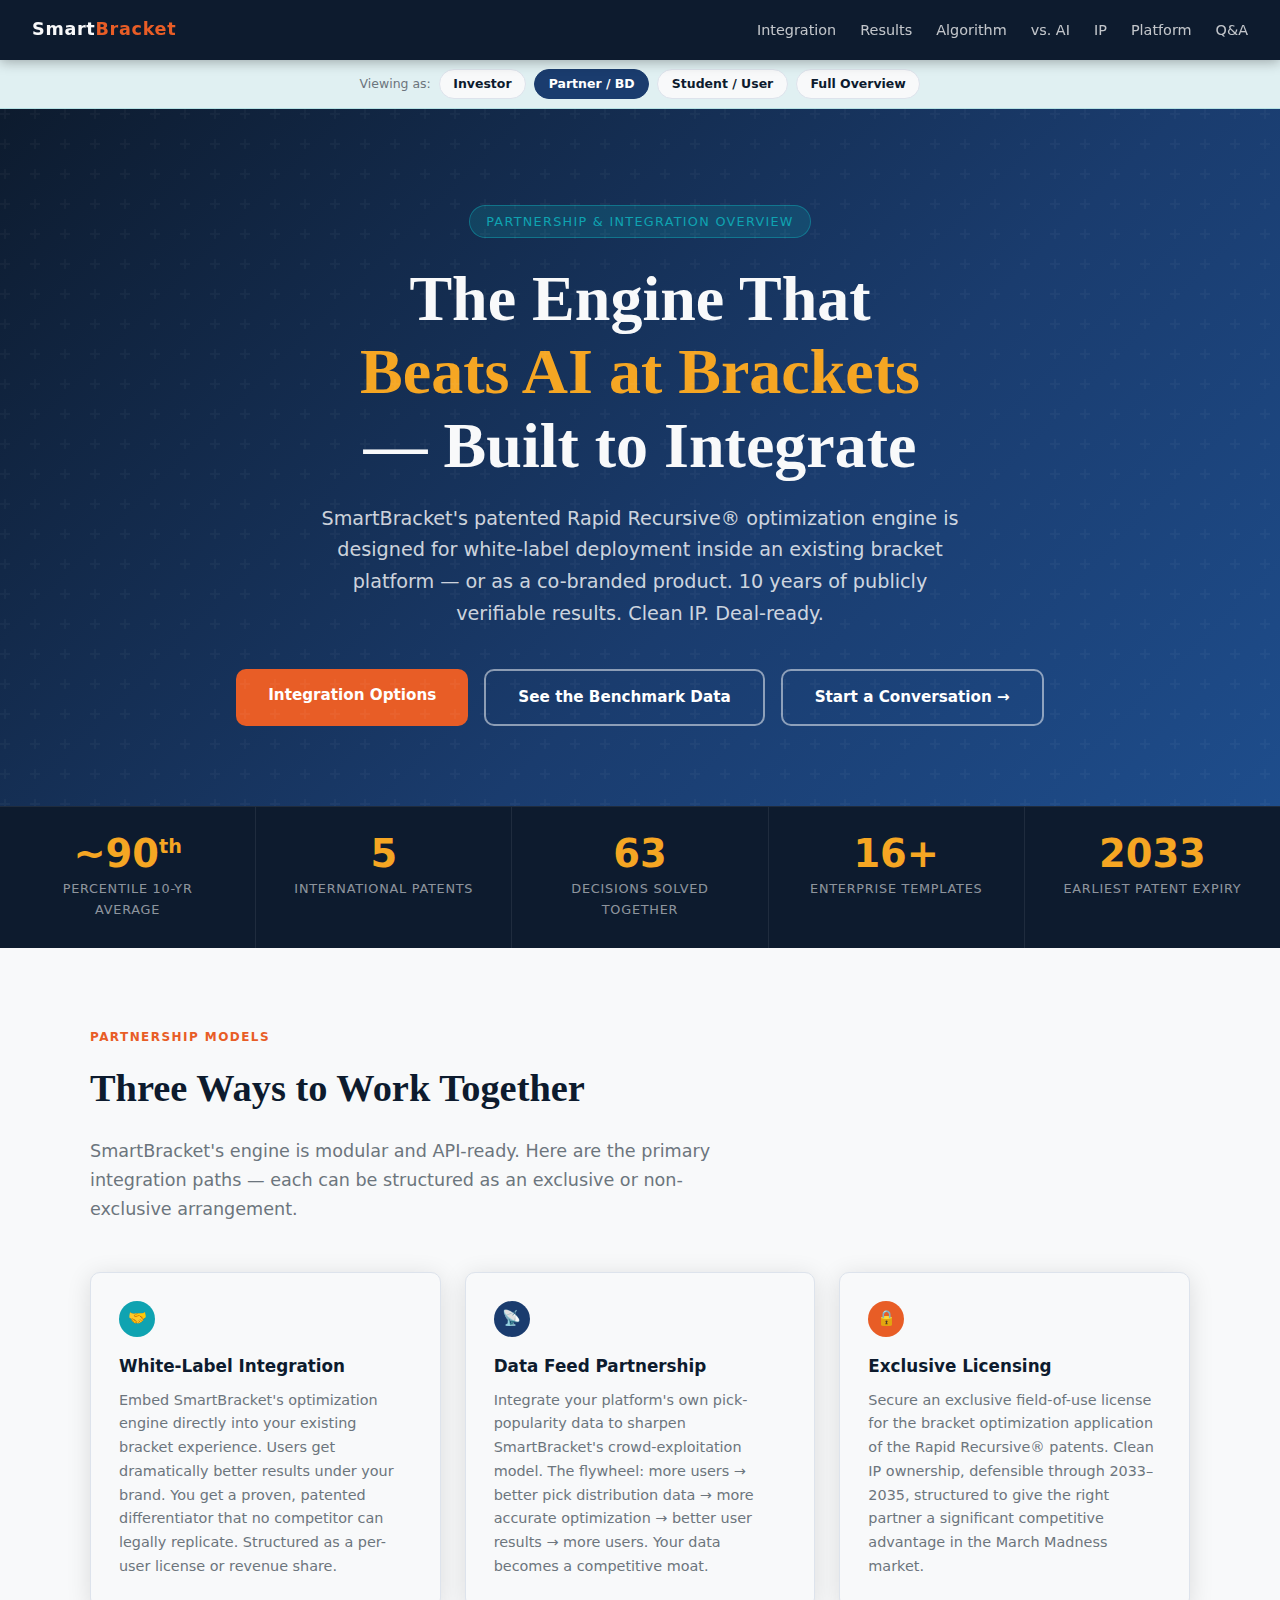
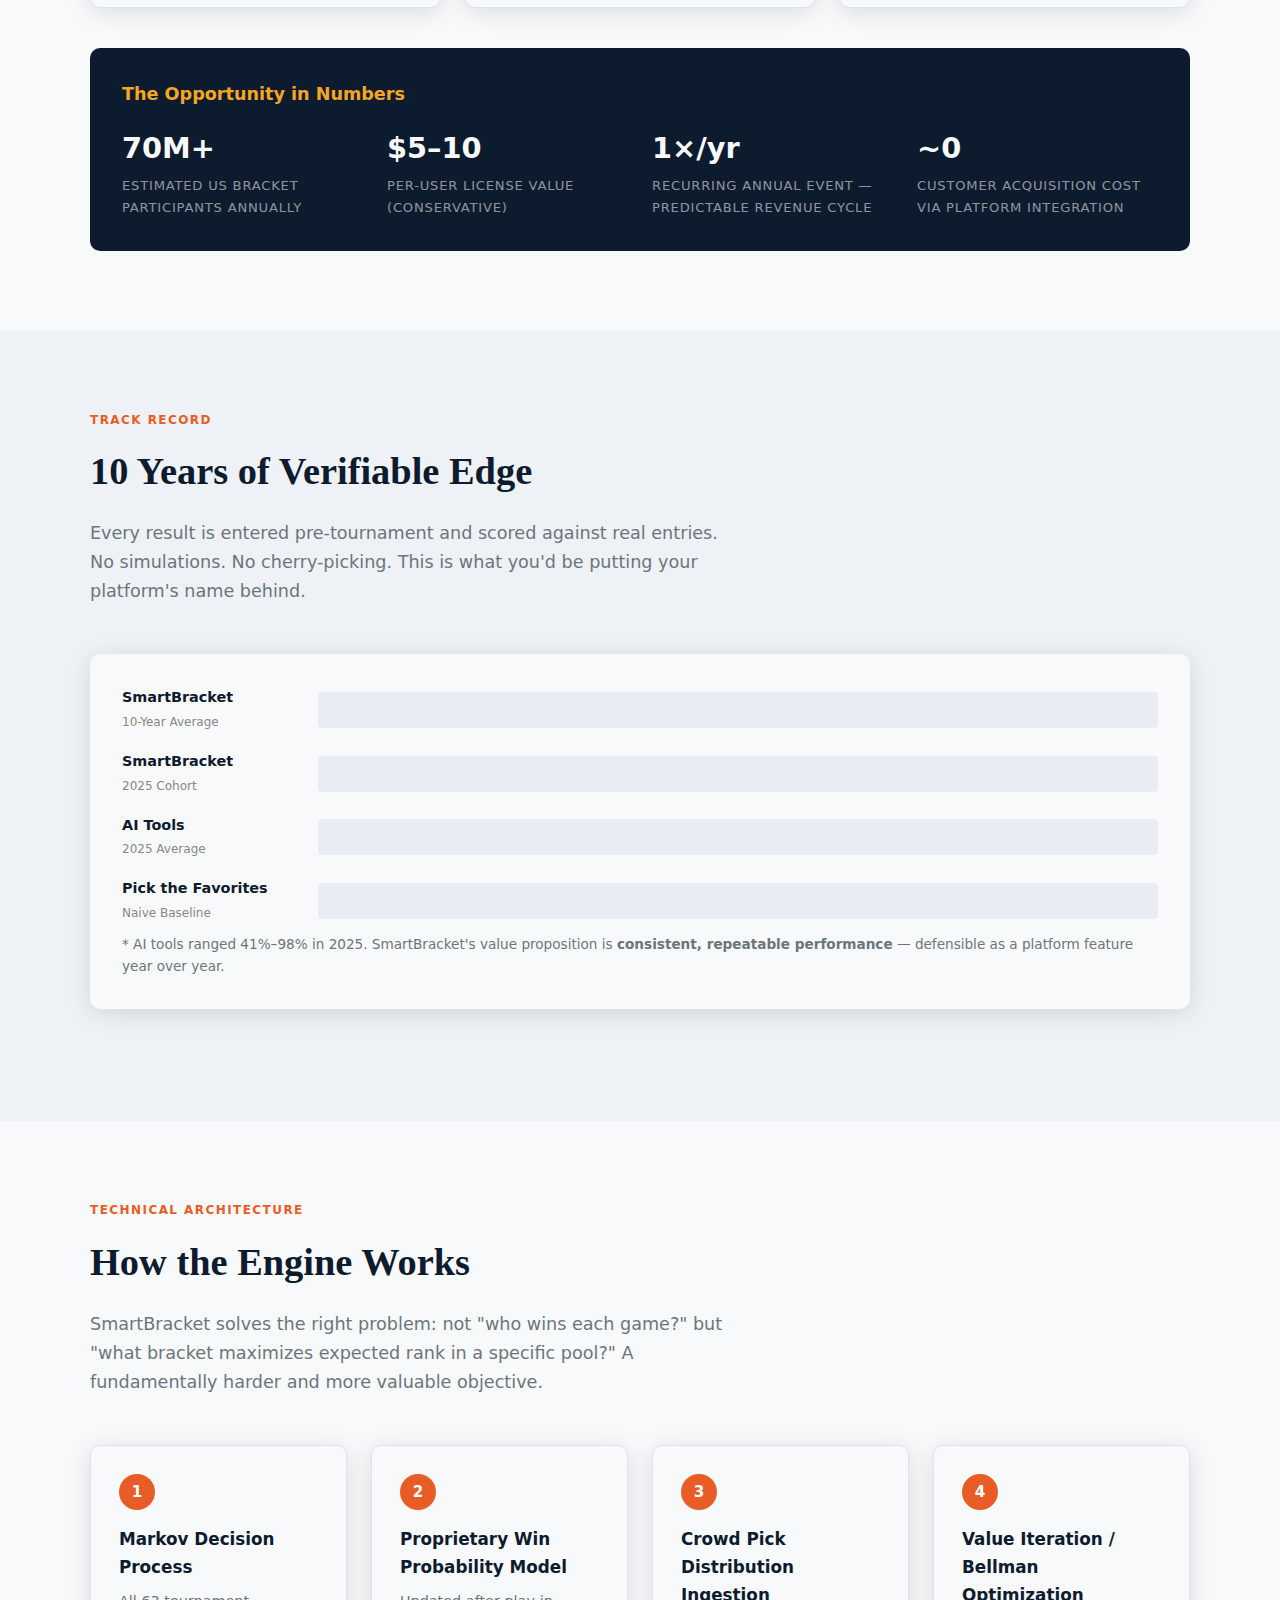
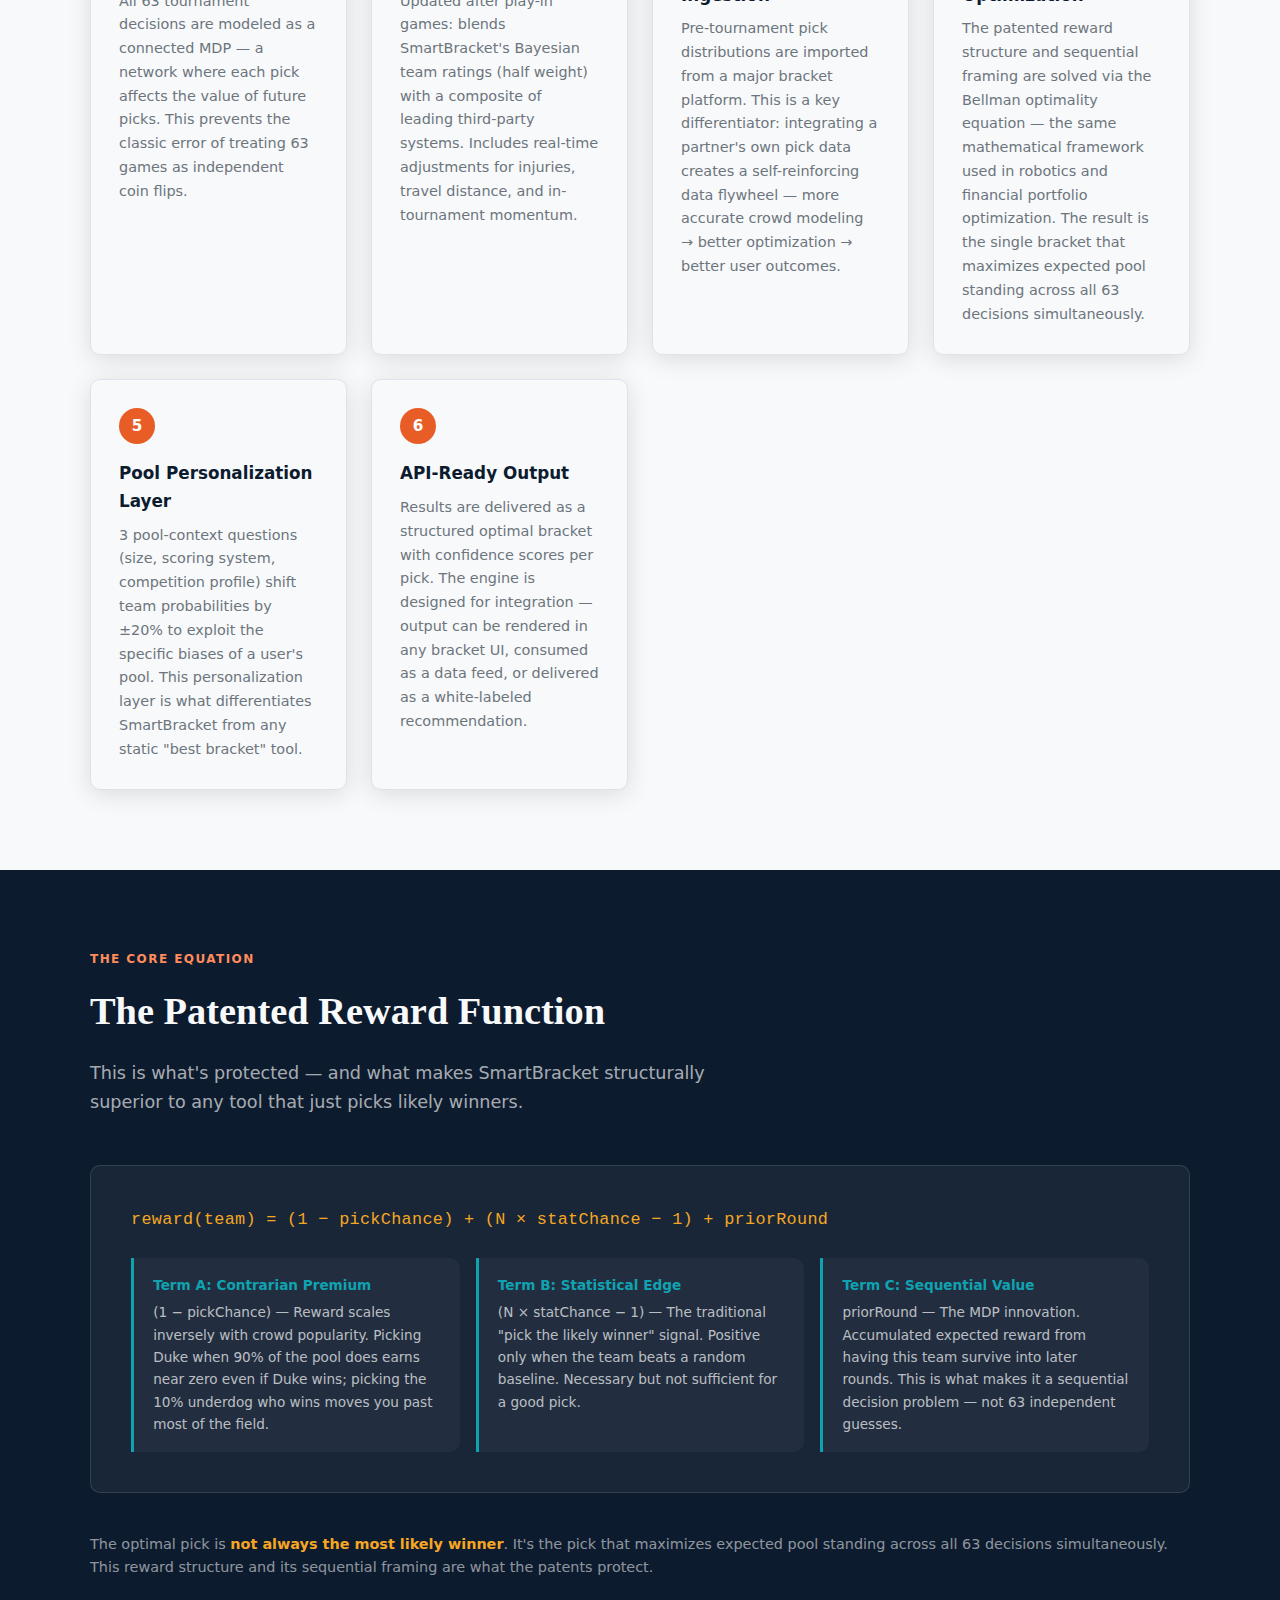
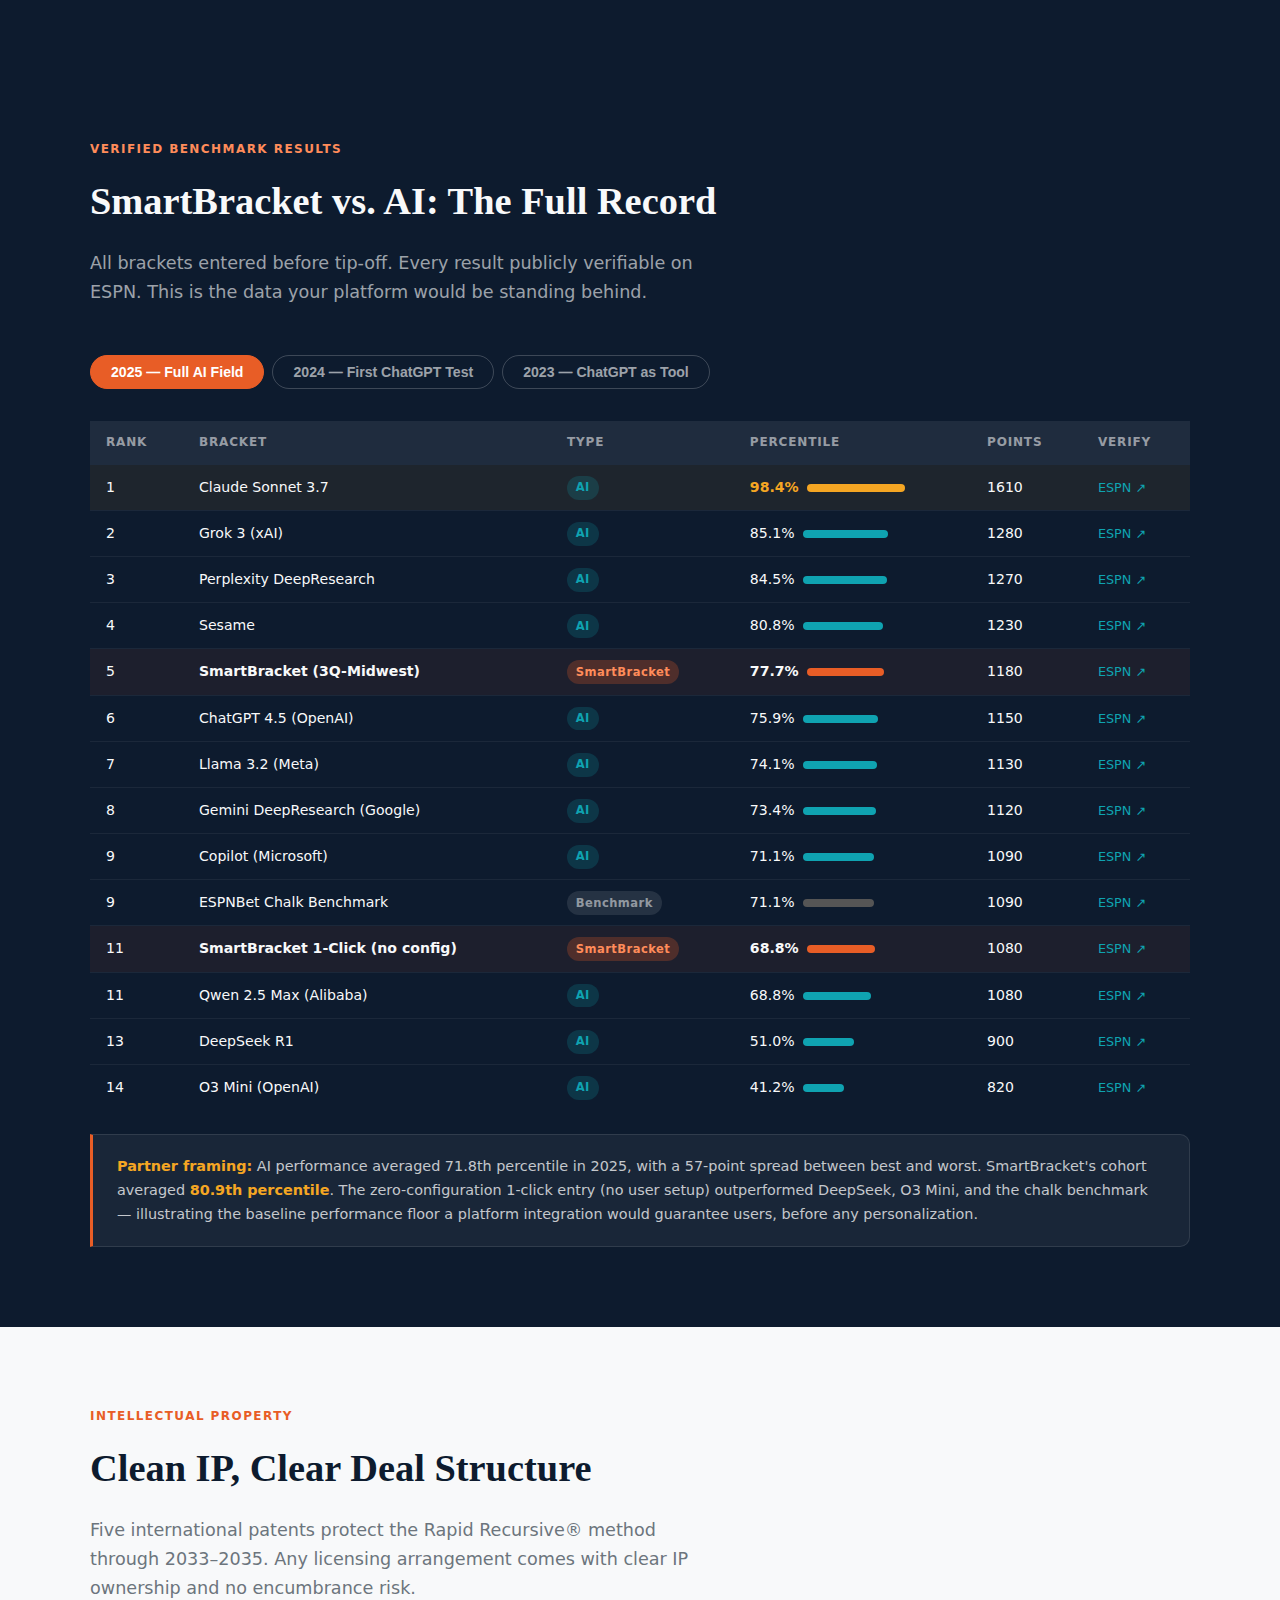
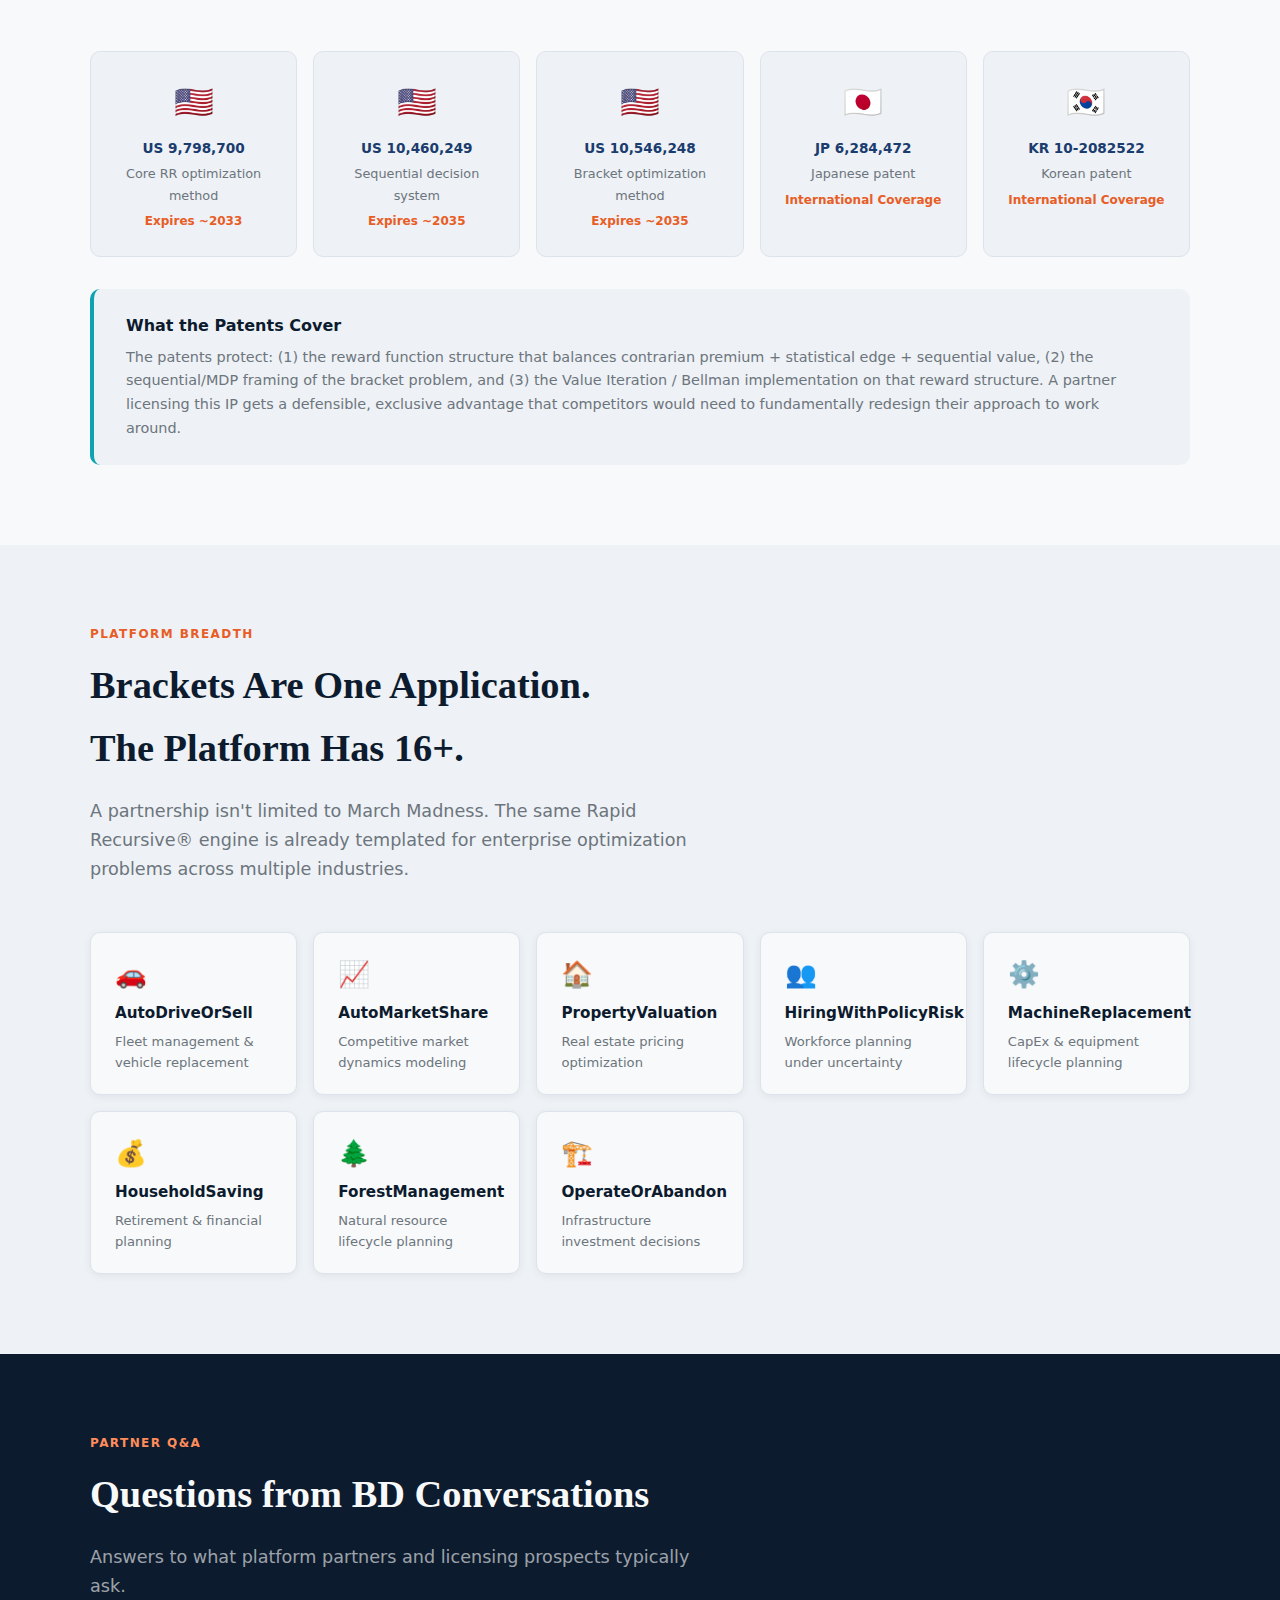
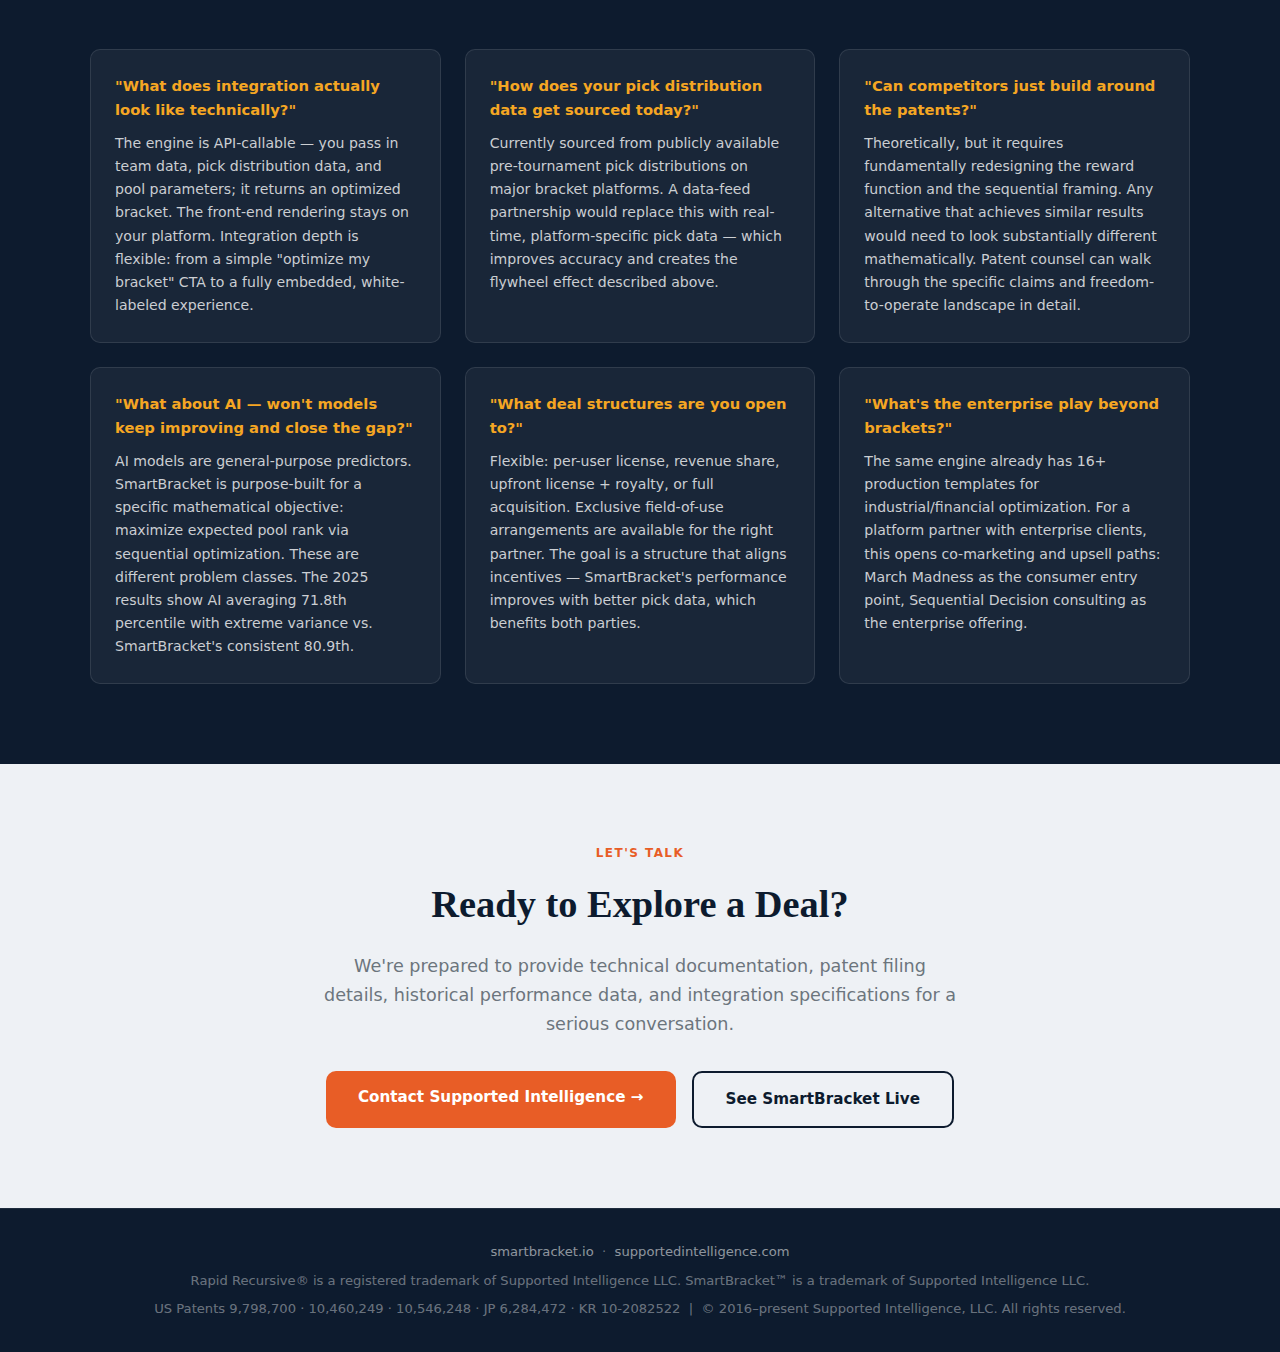
<file: Collateral/partner.html>
<!DOCTYPE html>
<html lang="en">
<head>
  <meta charset="UTF-8" />
  <meta name="viewport" content="width=device-width, initial-scale=1.0" />
  <title>SmartBracket — Partner Overview</title>
  <style>
    :root {
      --navy:#0d1b2e; --blue:#1a3c6e; --accent:#e85d26; --gold:#f5a623;
      --teal:#0fa3b1; --white:#f8f9fa; --gray:#6c757d; --light:#eef1f5;
      --font-head:'Georgia',serif; --font-body:'system-ui',-apple-system,sans-serif;
      --radius:10px; --shadow:0 4px 24px rgba(0,0,0,0.12);
    }
    *,*::before,*::after{box-sizing:border-box;margin:0;padding:0;}
    html{scroll-behavior:smooth;}
    body{font-family:var(--font-body);background:var(--white);color:var(--navy);line-height:1.65;}
    nav{position:sticky;top:0;z-index:100;background:var(--navy);display:flex;align-items:center;justify-content:space-between;padding:0 2rem;height:60px;box-shadow:0 2px 12px rgba(0,0,0,0.3);}
    .nav-brand{color:var(--white);font-size:1.1rem;font-weight:700;letter-spacing:0.04em;}
    .nav-brand span{color:var(--accent);}
    .nav-links{display:flex;gap:1.5rem;list-style:none;}
    .nav-links a{color:rgba(255,255,255,0.75);text-decoration:none;font-size:0.9rem;transition:color .2s;}
    .nav-links a:hover{color:var(--gold);}
    .persona-bar{background:rgba(15,163,177,0.1);border-bottom:1px solid rgba(15,163,177,0.2);display:flex;align-items:center;justify-content:center;gap:0.5rem;padding:0.55rem 1rem;flex-wrap:wrap;}
    .persona-bar span{font-size:0.78rem;color:var(--gray);}
    .persona-pill{display:inline-block;font-size:0.78rem;font-weight:600;padding:0.25rem 0.85rem;border-radius:2rem;border:1px solid #dde3ec;text-decoration:none;color:var(--navy);background:var(--white);transition:all .2s;}
    .persona-pill:hover{border-color:var(--blue);color:var(--blue);}
    .persona-pill.active{background:var(--blue);color:white;border-color:var(--blue);}
    .hero{background:linear-gradient(135deg,var(--navy) 0%,var(--blue) 60%,#1e4d8c 100%);color:var(--white);padding:6rem 2rem 5rem;text-align:center;position:relative;overflow:hidden;}
    .hero::before{content:'';position:absolute;inset:0;background:url("data:image/svg+xml,%3Csvg width='60' height='60' viewBox='0 0 60 60' xmlns='http://www.w3.org/2000/svg'%3E%3Cg fill='none' fill-rule='evenodd'%3E%3Cg fill='%23ffffff' fill-opacity='0.03'%3E%3Cpath d='M36 34v-4h-2v4h-4v2h4v4h2v-4h4v-2h-4zm0-30V0h-2v4h-4v2h4v4h2V6h4V4h-4zM6 34v-4H4v4H0v2h4v4h2v-4h4v-2H6zM6 4V0H4v4H0v2h4v4h2V6h4V4H6z'/%3E%3C/g%3E%3C/g%3E%3C/svg%3E");pointer-events:none;}
    .hero-eyebrow{display:inline-block;background:rgba(15,163,177,0.2);border:1px solid rgba(15,163,177,0.5);color:var(--teal);font-size:0.8rem;letter-spacing:0.1em;text-transform:uppercase;padding:0.3rem 1rem;border-radius:2rem;margin-bottom:1.5rem;}
    .hero h1{font-family:var(--font-head);font-size:clamp(2.2rem,5vw,4rem);line-height:1.15;margin-bottom:1.25rem;}
    .hero h1 em{color:var(--gold);font-style:normal;}
    .hero p{font-size:1.2rem;color:rgba(255,255,255,0.8);max-width:660px;margin:0 auto 2.5rem;}
    .hero-cta{display:flex;gap:1rem;justify-content:center;flex-wrap:wrap;}
    .btn{display:inline-block;padding:0.85rem 2rem;border-radius:var(--radius);font-weight:600;font-size:0.95rem;text-decoration:none;transition:transform .15s,box-shadow .15s;touch-action:manipulation;}
    .btn:hover{transform:translateY(-2px);box-shadow:0 6px 20px rgba(0,0,0,0.2);}
    .btn-primary{background:var(--accent);color:#fff;}
    .btn-outline{background:transparent;border:2px solid rgba(255,255,255,0.5);color:#fff;}
    .stat-bar{background:var(--navy);border-top:1px solid rgba(255,255,255,0.08);display:flex;flex-wrap:wrap;justify-content:center;}
    .stat-item{flex:1;min-width:160px;padding:1.75rem 2rem;text-align:center;border-right:1px solid rgba(255,255,255,0.08);}
    .stat-item:last-child{border-right:none;}
    .stat-number{font-size:2.4rem;font-weight:700;color:var(--gold);line-height:1;}
    .stat-label{font-size:0.8rem;color:rgba(255,255,255,0.55);text-transform:uppercase;letter-spacing:0.06em;margin-top:0.3rem;}
    section{padding:5rem 2rem;}
    .container{max-width:1100px;margin:0 auto;}
    .section-label{font-size:0.75rem;font-weight:700;color:var(--accent);text-transform:uppercase;letter-spacing:0.12em;margin-bottom:0.6rem;}
    h2{font-family:var(--font-head);font-size:clamp(1.7rem,3vw,2.5rem);color:var(--navy);margin-bottom:1rem;}
    .lead{font-size:1.1rem;color:var(--gray);max-width:640px;margin-bottom:3rem;}
    .steps{display:grid;grid-template-columns:repeat(auto-fit,minmax(240px,1fr));gap:1.5rem;}
    .step{background:var(--white);border:1px solid #dde3ec;border-radius:var(--radius);padding:1.75rem;box-shadow:var(--shadow);transition:transform .2s,box-shadow .2s;}
    .step:hover{transform:translateY(-4px);box-shadow:0 8px 32px rgba(0,0,0,0.14);}
    .step-num{width:36px;height:36px;background:var(--accent);color:white;border-radius:50%;display:flex;align-items:center;justify-content:center;font-weight:700;font-size:0.95rem;margin-bottom:1rem;}
    .step h3{font-size:1.05rem;margin-bottom:0.5rem;color:var(--navy);}
    .step p{font-size:0.9rem;color:var(--gray);}
    .perf-section{background:var(--light);}
    .chart-area{background:var(--white);border-radius:var(--radius);padding:2rem;box-shadow:var(--shadow);margin-bottom:2rem;}
    .bar-chart{display:flex;flex-direction:column;gap:1rem;}
    .bar-row{display:flex;align-items:center;gap:1rem;}
    .bar-label{width:180px;font-size:0.9rem;font-weight:600;color:var(--navy);flex-shrink:0;}
    .bar-outer{flex:1;height:36px;background:#e9edf3;border-radius:4px;overflow:hidden;}
    .bar-inner{height:100%;border-radius:4px;display:flex;align-items:center;justify-content:flex-end;padding-right:0.6rem;font-size:0.82rem;font-weight:700;color:white;transition:width 1.4s cubic-bezier(0.4,0,0.2,1);}
    .bar-sb{background:linear-gradient(90deg,#1a3c6e,#e85d26);}
    .bar-ai{background:linear-gradient(90deg,#444,#888);}
    .bar-naive{background:#bcc5d3;color:#555;}
    .perf-note{font-size:0.85rem;color:var(--gray);margin-top:0.5rem;}
    .ai-section{background:var(--navy);color:var(--white);}
    .ai-section h2{color:var(--white);}
    .ai-section .lead{color:rgba(255,255,255,0.6);}
    .ai-year-tabs{display:flex;gap:0.5rem;margin-bottom:2rem;flex-wrap:wrap;}
    .tab-btn{padding:0.5rem 1.25rem;border-radius:2rem;border:1px solid rgba(255,255,255,0.2);background:transparent;color:rgba(255,255,255,0.6);font-size:0.88rem;font-weight:600;cursor:pointer;transition:all .2s;touch-action:manipulation;}
    .tab-btn.active,.tab-btn:hover{background:var(--accent);border-color:var(--accent);color:#fff;}
    .year-panel{display:none;}
    .year-panel.active{display:block;}
    .ai-table-wrap{overflow-x:auto;}
    table.ai-table{width:100%;border-collapse:collapse;font-size:0.88rem;}
    .ai-table th{background:rgba(255,255,255,0.08);color:rgba(255,255,255,0.55);text-transform:uppercase;letter-spacing:0.07em;font-size:0.75rem;padding:0.75rem 1rem;text-align:left;}
    .ai-table td{padding:0.65rem 1rem;border-bottom:1px solid rgba(255,255,255,0.06);vertical-align:middle;}
    .ai-table tr:last-child td{border-bottom:none;}
    .ai-table tr:hover td{background:rgba(255,255,255,0.03);}
    .row-sb td{background:rgba(232,93,38,0.08);}
    .row-sb:hover td{background:rgba(232,93,38,0.14)!important;}
    .row-winner td{background:rgba(245,166,35,0.08);}
    .tag{display:inline-block;font-size:0.72rem;font-weight:700;letter-spacing:0.04em;padding:0.15rem 0.55rem;border-radius:2rem;}
    .tag-sb{background:rgba(232,93,38,0.25);color:#ff8c5a;}
    .tag-ai{background:rgba(15,163,177,0.2);color:var(--teal);}
    .tag-bench{background:rgba(255,255,255,0.1);color:rgba(255,255,255,0.5);}
    .mini-bar{height:8px;border-radius:4px;display:inline-block;vertical-align:middle;margin-left:0.5rem;}
    .verify-link{color:var(--teal);text-decoration:none;font-size:0.8rem;}
    .verify-link:hover{text-decoration:underline;}
    .ai-insight{margin-top:1.5rem;background:rgba(255,255,255,0.05);border:1px solid rgba(255,255,255,0.1);border-left:3px solid var(--accent);border-radius:0 var(--radius) var(--radius) 0;padding:1.25rem 1.5rem;font-size:0.9rem;color:rgba(255,255,255,0.75);}
    .ai-insight strong{color:var(--gold);}
    .equation-section{background:var(--navy);color:var(--white);}
    .equation-section h2{color:var(--white);}
    .equation-section .lead{color:rgba(255,255,255,0.65);}
    .equation-card{background:rgba(255,255,255,0.05);border:1px solid rgba(255,255,255,0.12);border-radius:var(--radius);padding:2.5rem;font-family:'Courier New',monospace;margin-bottom:2.5rem;}
    .equation-card .eq-line{font-size:1.05rem;color:var(--gold);margin-bottom:1rem;letter-spacing:0.02em;}
    .eq-terms{display:grid;grid-template-columns:repeat(auto-fit,minmax(220px,1fr));gap:1rem;margin-top:1.5rem;}
    .eq-term{background:rgba(255,255,255,0.04);border-left:3px solid var(--teal);padding:1rem 1.2rem;border-radius:0 var(--radius) var(--radius) 0;}
    .eq-term-name{color:var(--teal);font-size:0.85rem;font-weight:700;margin-bottom:0.3rem;font-family:var(--font-body);}
    .eq-term-desc{color:rgba(255,255,255,0.7);font-size:0.85rem;font-family:var(--font-body);}
    .patent-grid{display:grid;grid-template-columns:repeat(auto-fit,minmax(200px,1fr));gap:1rem;}
    .patent-card{background:var(--light);border:1px solid #dde3ec;border-radius:var(--radius);padding:1.5rem;text-align:center;}
    .patent-flag{font-size:2rem;margin-bottom:0.5rem;}
    .patent-id{font-size:0.85rem;font-weight:700;color:var(--blue);margin-bottom:0.25rem;}
    .patent-desc{font-size:0.8rem;color:var(--gray);}
    .patent-expires{font-size:0.75rem;font-weight:700;color:var(--accent);margin-top:0.4rem;}
    .template-grid{display:grid;grid-template-columns:repeat(auto-fit,minmax(200px,1fr));gap:1rem;}
    .template-card{border:1px solid #dde3ec;border-radius:var(--radius);padding:1.25rem 1.5rem;background:var(--white);box-shadow:0 2px 8px rgba(0,0,0,0.06);transition:border-color .2s,box-shadow .2s;}
    .template-card:hover{border-color:var(--teal);box-shadow:0 4px 16px rgba(15,163,177,0.15);}
    .template-icon{font-size:1.6rem;margin-bottom:0.4rem;}
    .template-name{font-weight:700;font-size:0.95rem;color:var(--navy);margin-bottom:0.25rem;}
    .template-use{font-size:0.82rem;color:var(--gray);}
    .kit-section{background:var(--navy);color:var(--white);}
    .kit-section h2{color:var(--white);}
    .kit-grid{display:grid;grid-template-columns:repeat(auto-fit,minmax(280px,1fr));gap:1.5rem;}
    .qa-card{background:rgba(255,255,255,0.05);border:1px solid rgba(255,255,255,0.1);border-radius:var(--radius);padding:1.5rem;}
    .qa-q{color:var(--gold);font-weight:700;font-size:0.92rem;margin-bottom:0.6rem;}
    .qa-a{color:rgba(255,255,255,0.78);font-size:0.88rem;}
    footer{background:var(--navy);border-top:1px solid rgba(255,255,255,0.08);text-align:center;padding:2rem;color:rgba(255,255,255,0.4);font-size:0.82rem;}
    footer a{color:rgba(255,255,255,0.55);text-decoration:none;}
    footer a:hover{color:var(--gold);}
    @media(max-width:640px){
      .stat-item{min-width:50%;border-right:none;border-bottom:1px solid rgba(255,255,255,0.08);}
      .bar-label{width:130px;}
      nav .nav-links{display:none;}
    }
  </style>
</head>
<body>

<nav>
  <div class="nav-brand">Smart<span>Bracket</span></div>
  <ul class="nav-links">
    <li><a href="#integration">Integration</a></li>
    <li><a href="#performance">Results</a></li>
    <li><a href="#algorithm">Algorithm</a></li>
    <li><a href="#ai-competition">vs. AI</a></li>
    <li><a href="#patents">IP</a></li>
    <li><a href="#beyond">Platform</a></li>
    <li><a href="#qa">Q&amp;A</a></li>
  </ul>
</nav>

<div class="persona-bar">
  <span>Viewing as:</span>
  <a href="investor.html" class="persona-pill">Investor</a>
  <a href="partner.html" class="persona-pill active">Partner / BD</a>
  <a href="student.html" class="persona-pill">Student / User</a>
  <a href="tech-showcase.html" class="persona-pill">Full Overview</a>
</div>

<section class="hero">
  <div class="hero-eyebrow">Partnership &amp; Integration Overview</div>
  <h1>The Engine That<br><em>Beats AI at Brackets</em><br>— Built to Integrate</h1>
  <p>SmartBracket's patented Rapid Recursive® optimization engine is designed for white-label deployment inside an existing bracket platform — or as a co-branded product. 10 years of publicly verifiable results. Clean IP. Deal-ready.</p>
  <div class="hero-cta">
    <a href="#integration" class="btn btn-primary">Integration Options</a>
    <a href="#performance" class="btn btn-outline">See the Benchmark Data</a>
    <a href="https://www.supportedintelligence.com" class="btn btn-outline" target="_blank" rel="noopener">Start a Conversation →</a>
  </div>
</section>

<div class="stat-bar">
  <div class="stat-item"><div class="stat-number">~90<sup style="font-size:1.2rem">th</sup></div><div class="stat-label">Percentile 10-Yr Average</div></div>
  <div class="stat-item"><div class="stat-number">5</div><div class="stat-label">International Patents</div></div>
  <div class="stat-item"><div class="stat-number">63</div><div class="stat-label">Decisions Solved Together</div></div>
  <div class="stat-item"><div class="stat-number">16+</div><div class="stat-label">Enterprise Templates</div></div>
  <div class="stat-item"><div class="stat-number">2033</div><div class="stat-label">Earliest Patent Expiry</div></div>
</div>

<!-- Integration Options -->
<section id="integration">
  <div class="container">
    <div class="section-label">Partnership Models</div>
    <h2>Three Ways to Work Together</h2>
    <p class="lead">SmartBracket's engine is modular and API-ready. Here are the primary integration paths — each can be structured as an exclusive or non-exclusive arrangement.</p>

    <div class="steps">
      <div class="step">
        <div class="step-num" style="background:var(--teal);">🤝</div>
        <h3>White-Label Integration</h3>
        <p>Embed SmartBracket's optimization engine directly into your existing bracket experience. Users get dramatically better results under your brand. You get a proven, patented differentiator that no competitor can legally replicate. Structured as a per-user license or revenue share.</p>
      </div>
      <div class="step">
        <div class="step-num" style="background:var(--blue);">📡</div>
        <h3>Data Feed Partnership</h3>
        <p>Integrate your platform's own pick-popularity data to sharpen SmartBracket's crowd-exploitation model. The flywheel: more users → better pick distribution data → more accurate optimization → better user results → more users. Your data becomes a competitive moat.</p>
      </div>
      <div class="step">
        <div class="step-num" style="background:var(--accent);">🔒</div>
        <h3>Exclusive Licensing</h3>
        <p>Secure an exclusive field-of-use license for the bracket optimization application of the Rapid Recursive® patents. Clean IP ownership, defensible through 2033–2035, structured to give the right partner a significant competitive advantage in the March Madness market.</p>
      </div>
    </div>

    <div style="margin-top:2.5rem;padding:2rem;background:var(--navy);border-radius:var(--radius);color:var(--white);">
      <p style="font-size:1.1rem;font-weight:600;margin-bottom:0.75rem;color:var(--gold);">The Opportunity in Numbers</p>
      <div style="display:grid;grid-template-columns:repeat(auto-fit,minmax(200px,1fr));gap:1.5rem;margin-top:1rem;">
        <div><div style="font-size:1.8rem;font-weight:700;color:var(--white);">70M+</div><div style="font-size:0.82rem;color:rgba(255,255,255,0.55);text-transform:uppercase;letter-spacing:0.06em;margin-top:0.2rem;">Estimated US bracket participants annually</div></div>
        <div><div style="font-size:1.8rem;font-weight:700;color:var(--white);">$5–10</div><div style="font-size:0.82rem;color:rgba(255,255,255,0.55);text-transform:uppercase;letter-spacing:0.06em;margin-top:0.2rem;">Per-user license value (conservative)</div></div>
        <div><div style="font-size:1.8rem;font-weight:700;color:var(--white);">1×/yr</div><div style="font-size:0.82rem;color:rgba(255,255,255,0.55);text-transform:uppercase;letter-spacing:0.06em;margin-top:0.2rem;">Recurring annual event — predictable revenue cycle</div></div>
        <div><div style="font-size:1.8rem;font-weight:700;color:var(--white);">~0</div><div style="font-size:0.82rem;color:rgba(255,255,255,0.55);text-transform:uppercase;letter-spacing:0.06em;margin-top:0.2rem;">Customer acquisition cost via platform integration</div></div>
      </div>
    </div>
  </div>
</section>

<!-- Performance -->
<section id="performance" class="perf-section">
  <div class="container">
    <div class="section-label">Track Record</div>
    <h2>10 Years of Verifiable Edge</h2>
    <p class="lead">Every result is entered pre-tournament and scored against real entries. No simulations. No cherry-picking. This is what you'd be putting your platform's name behind.</p>

    <div class="chart-area">
      <div class="bar-chart">
        <div class="bar-row">
          <div class="bar-label">SmartBracket<br><small style="font-weight:400;color:#888">10-Year Average</small></div>
          <div class="bar-outer"><div class="bar-inner bar-sb" style="width:90%;">~90th percentile</div></div>
        </div>
        <div class="bar-row">
          <div class="bar-label">SmartBracket<br><small style="font-weight:400;color:#888">2025 Cohort</small></div>
          <div class="bar-outer"><div class="bar-inner bar-sb" style="width:80.9%;">80.9th percentile</div></div>
        </div>
        <div class="bar-row">
          <div class="bar-label">AI Tools<br><small style="font-weight:400;color:#888">2025 Average</small></div>
          <div class="bar-outer"><div class="bar-inner bar-ai" style="width:71.8%;">71.8th percentile</div></div>
        </div>
        <div class="bar-row">
          <div class="bar-label">Pick the Favorites<br><small style="font-weight:400;color:#888">Naive Baseline</small></div>
          <div class="bar-outer"><div class="bar-inner bar-naive" style="width:50%;">~50th percentile</div></div>
        </div>
      </div>
      <p class="perf-note">* AI tools ranged 41%–98% in 2025. SmartBracket's value proposition is <strong>consistent, repeatable performance</strong> — defensible as a platform feature year over year.</p>
    </div>
  </div>
</section>

<!-- Algorithm -->
<section id="algorithm">
  <div class="container">
    <div class="section-label">Technical Architecture</div>
    <h2>How the Engine Works</h2>
    <p class="lead">SmartBracket solves the right problem: not "who wins each game?" but "what bracket maximizes expected rank in a specific pool?" A fundamentally harder and more valuable objective.</p>

    <div class="steps">
      <div class="step">
        <div class="step-num">1</div>
        <h3>Markov Decision Process</h3>
        <p>All 63 tournament decisions are modeled as a connected MDP — a network where each pick affects the value of future picks. This prevents the classic error of treating 63 games as independent coin flips.</p>
      </div>
      <div class="step">
        <div class="step-num">2</div>
        <h3>Proprietary Win Probability Model</h3>
        <p>Updated after play-in games: blends SmartBracket's Bayesian team ratings (half weight) with a composite of leading third-party systems. Includes real-time adjustments for injuries, travel distance, and in-tournament momentum.</p>
      </div>
      <div class="step">
        <div class="step-num">3</div>
        <h3>Crowd Pick Distribution Ingestion</h3>
        <p>Pre-tournament pick distributions are imported from a major bracket platform. This is a key differentiator: integrating a partner's own pick data creates a self-reinforcing data flywheel — more accurate crowd modeling → better optimization → better user outcomes.</p>
      </div>
      <div class="step">
        <div class="step-num">4</div>
        <h3>Value Iteration / Bellman Optimization</h3>
        <p>The patented reward structure and sequential framing are solved via the Bellman optimality equation — the same mathematical framework used in robotics and financial portfolio optimization. The result is the single bracket that maximizes expected pool standing across all 63 decisions simultaneously.</p>
      </div>
      <div class="step">
        <div class="step-num">5</div>
        <h3>Pool Personalization Layer</h3>
        <p>3 pool-context questions (size, scoring system, competition profile) shift team probabilities by ±20% to exploit the specific biases of a user's pool. This personalization layer is what differentiates SmartBracket from any static "best bracket" tool.</p>
      </div>
      <div class="step">
        <div class="step-num">6</div>
        <h3>API-Ready Output</h3>
        <p>Results are delivered as a structured optimal bracket with confidence scores per pick. The engine is designed for integration — output can be rendered in any bracket UI, consumed as a data feed, or delivered as a white-labeled recommendation.</p>
      </div>
    </div>
  </div>
</section>

<!-- Core Equation -->
<section class="equation-section">
  <div class="container">
    <div class="section-label" style="color:#ff8c5a">The Core Equation</div>
    <h2>The Patented Reward Function</h2>
    <p class="lead">This is what's protected — and what makes SmartBracket structurally superior to any tool that just picks likely winners.</p>

    <div class="equation-card">
      <div class="eq-line">reward(team) = (1 − pickChance) + (N × statChance − 1) + priorRound</div>
      <div class="eq-terms">
        <div class="eq-term">
          <div class="eq-term-name">Term A: Contrarian Premium</div>
          <div class="eq-term-desc">(1 − pickChance) — Reward scales inversely with crowd popularity. Picking Duke when 90% of the pool does earns near zero even if Duke wins; picking the 10% underdog who wins moves you past most of the field.</div>
        </div>
        <div class="eq-term">
          <div class="eq-term-name">Term B: Statistical Edge</div>
          <div class="eq-term-desc">(N × statChance − 1) — The traditional "pick the likely winner" signal. Positive only when the team beats a random baseline. Necessary but not sufficient for a good pick.</div>
        </div>
        <div class="eq-term">
          <div class="eq-term-name">Term C: Sequential Value</div>
          <div class="eq-term-desc">priorRound — The MDP innovation. Accumulated expected reward from having this team survive into later rounds. This is what makes it a sequential decision problem — not 63 independent guesses.</div>
        </div>
      </div>
    </div>

    <p style="color:rgba(255,255,255,0.55);font-size:0.9rem;">The optimal pick is <strong style="color:var(--gold)">not always the most likely winner</strong>. It's the pick that maximizes expected pool standing across all 63 decisions simultaneously. This reward structure and its sequential framing are what the patents protect.</p>
  </div>
</section>

<!-- AI Competition -->
<section id="ai-competition" class="ai-section">
  <div class="container">
    <div class="section-label" style="color:#ff8c5a">Verified Benchmark Results</div>
    <h2>SmartBracket vs. AI: The Full Record</h2>
    <p class="lead">All brackets entered before tip-off. Every result publicly verifiable on ESPN. This is the data your platform would be standing behind.</p>

    <div class="ai-year-tabs">
      <button class="tab-btn active" onclick="showYear('y2025',this)">2025 — Full AI Field</button>
      <button class="tab-btn" onclick="showYear('y2024',this)">2024 — First ChatGPT Test</button>
      <button class="tab-btn" onclick="showYear('y2023',this)">2023 — ChatGPT as Tool</button>
    </div>

    <div class="year-panel active" id="y2025">
      <div class="ai-table-wrap">
        <table class="ai-table">
          <thead><tr><th>Rank</th><th>Bracket</th><th>Type</th><th>Percentile</th><th>Points</th><th>Verify</th></tr></thead>
          <tbody>
            <tr class="row-winner"><td>1</td><td>Claude Sonnet 3.7</td><td><span class="tag tag-ai">AI</span></td><td><span style="color:var(--gold);font-weight:700">98.4%</span><span class="mini-bar" style="width:98px;background:var(--gold)"></span></td><td>1610</td><td><a class="verify-link" href="https://fantasy.espn.com/games/tournament-challenge-bracket-2025/bracket?id=088d7d70-039b-11f0-8546-f1c95cf89588" target="_blank">ESPN ↗</a></td></tr>
            <tr><td>2</td><td>Grok 3 (xAI)</td><td><span class="tag tag-ai">AI</span></td><td>85.1%<span class="mini-bar" style="width:85px;background:var(--teal)"></span></td><td>1280</td><td><a class="verify-link" href="https://fantasy.espn.com/games/tournament-challenge-bracket-2025/bracket?id=78b9a8f0-036c-11f0-b736-1f0403741a26" target="_blank">ESPN ↗</a></td></tr>
            <tr><td>3</td><td>Perplexity DeepResearch</td><td><span class="tag tag-ai">AI</span></td><td>84.5%<span class="mini-bar" style="width:84px;background:var(--teal)"></span></td><td>1270</td><td><a class="verify-link" href="https://fantasy.espn.com/games/tournament-challenge-bracket-2025/bracket?id=2070b7b0-038f-11f0-9660-0d52d3605833" target="_blank">ESPN ↗</a></td></tr>
            <tr><td>4</td><td>Sesame</td><td><span class="tag tag-ai">AI</span></td><td>80.8%<span class="mini-bar" style="width:80px;background:var(--teal)"></span></td><td>1230</td><td><a class="verify-link" href="https://fantasy.espn.com/games/tournament-challenge-bracket-2025/bracket?id=0c523ab0-03a8-11f0-a871-a9e19a93519d" target="_blank">ESPN ↗</a></td></tr>
            <tr class="row-sb"><td>5</td><td><strong>SmartBracket (3Q-Midwest)</strong></td><td><span class="tag tag-sb">SmartBracket</span></td><td><strong>77.7%</strong><span class="mini-bar" style="width:77px;background:var(--accent)"></span></td><td>1180</td><td><a class="verify-link" href="https://fantasy.espn.com/games/tournament-challenge-bracket-2025/bracket?id=6e9565c0-0507-11f0-9da0-0b02cce4e84e" target="_blank">ESPN ↗</a></td></tr>
            <tr><td>6</td><td>ChatGPT 4.5 (OpenAI)</td><td><span class="tag tag-ai">AI</span></td><td>75.9%<span class="mini-bar" style="width:75px;background:var(--teal)"></span></td><td>1150</td><td><a class="verify-link" href="https://fantasy.espn.com/games/tournament-challenge-bracket-2025/bracket?id=af5a4a60-0509-11f0-90b9-91b7228049d4" target="_blank">ESPN ↗</a></td></tr>
            <tr><td>7</td><td>Llama 3.2 (Meta)</td><td><span class="tag tag-ai">AI</span></td><td>74.1%<span class="mini-bar" style="width:74px;background:var(--teal)"></span></td><td>1130</td><td><a class="verify-link" href="https://fantasy.espn.com/games/tournament-challenge-bracket-2025/bracket?id=7399d040-03a6-11f0-a7ca-e106f190990a" target="_blank">ESPN ↗</a></td></tr>
            <tr><td>8</td><td>Gemini DeepResearch (Google)</td><td><span class="tag tag-ai">AI</span></td><td>73.4%<span class="mini-bar" style="width:73px;background:var(--teal)"></span></td><td>1120</td><td><a class="verify-link" href="https://fantasy.espn.com/games/tournament-challenge-bracket-2025/bracket?id=a1f70b40-03a3-11f0-8bf2-0d08b8cd5e88" target="_blank">ESPN ↗</a></td></tr>
            <tr><td>9</td><td>Copilot (Microsoft)</td><td><span class="tag tag-ai">AI</span></td><td>71.1%<span class="mini-bar" style="width:71px;background:var(--teal)"></span></td><td>1090</td><td><a class="verify-link" href="https://fantasy.espn.com/games/tournament-challenge-bracket-2025/bracket?id=59a1ec00-03a0-11f0-97cf-4d4edd8a0553" target="_blank">ESPN ↗</a></td></tr>
            <tr><td>9</td><td>ESPNBet Chalk Benchmark</td><td><span class="tag tag-bench">Benchmark</span></td><td>71.1%<span class="mini-bar" style="width:71px;background:#555"></span></td><td>1090</td><td><a class="verify-link" href="https://fantasy.espn.com/games/tournament-challenge-bracket-2025/bracket?id=fe81d770-059a-11f0-90b9-91b7228049d4" target="_blank">ESPN ↗</a></td></tr>
            <tr class="row-sb"><td>11</td><td><strong>SmartBracket 1-Click (no config)</strong></td><td><span class="tag tag-sb">SmartBracket</span></td><td><strong>68.8%</strong><span class="mini-bar" style="width:68px;background:var(--accent)"></span></td><td>1080</td><td><a class="verify-link" href="https://fantasy.espn.com/games/tournament-challenge-bracket-2025/bracket?id=5fc3ef40-0362-11f0-8c36-d58fad34d9c5" target="_blank">ESPN ↗</a></td></tr>
            <tr><td>11</td><td>Qwen 2.5 Max (Alibaba)</td><td><span class="tag tag-ai">AI</span></td><td>68.8%<span class="mini-bar" style="width:68px;background:var(--teal)"></span></td><td>1080</td><td><a class="verify-link" href="https://fantasy.espn.com/games/tournament-challenge-bracket-2025/bracket?id=118150a0-03a5-11f0-9463-77c1b3b91f5d" target="_blank">ESPN ↗</a></td></tr>
            <tr><td>13</td><td>DeepSeek R1</td><td><span class="tag tag-ai">AI</span></td><td>51.0%<span class="mini-bar" style="width:51px;background:var(--teal)"></span></td><td>900</td><td><a class="verify-link" href="https://fantasy.espn.com/games/tournament-challenge-bracket-2025/bracket?id=ffd89190-039c-11f0-ba45-49b7dff8a965" target="_blank">ESPN ↗</a></td></tr>
            <tr><td>14</td><td>O3 Mini (OpenAI)</td><td><span class="tag tag-ai">AI</span></td><td>41.2%<span class="mini-bar" style="width:41px;background:var(--teal)"></span></td><td>820</td><td><a class="verify-link" href="https://fantasy.espn.com/games/tournament-challenge-bracket-2025/bracket?id=3e599620-039e-11f0-b3ff-f56ba6ce6f00" target="_blank">ESPN ↗</a></td></tr>
          </tbody>
        </table>
      </div>
      <div class="ai-insight"><strong>Partner framing:</strong> AI performance averaged 71.8th percentile in 2025, with a 57-point spread between best and worst. SmartBracket's cohort averaged <strong>80.9th percentile</strong>. The zero-configuration 1-click entry (no user setup) outperformed DeepSeek, O3 Mini, and the chalk benchmark — illustrating the baseline performance floor a platform integration would guarantee users, before any personalization.</div>
    </div>

    <div class="year-panel" id="y2024">
      <div class="ai-table-wrap">
        <table class="ai-table">
          <thead><tr><th>Bracket</th><th>Type</th><th>Percentile</th><th>Points</th><th>Verify</th></tr></thead>
          <tbody>
            <tr class="row-sb"><td><strong>SmartBracket National</strong></td><td><span class="tag tag-sb">SmartBracket</span></td><td><strong style="color:var(--gold)">97.4%</strong><span class="mini-bar" style="width:97px;background:var(--accent)"></span></td><td>1360</td><td><a class="verify-link" href="https://fantasy.espn.com/games/tournament-challenge-bracket-2024/bracket?id=9d17ed90-e713-11ee-beae-9167d93d8668" target="_blank">ESPN ↗</a></td></tr>
            <tr class="row-sb"><td><strong>SmartBracket (Popular)</strong></td><td><span class="tag tag-sb">SmartBracket</span></td><td><strong>93.8%</strong><span class="mini-bar" style="width:93px;background:var(--accent)"></span></td><td>1230</td><td><a class="verify-link" href="https://fantasy.espn.com/games/tournament-challenge-bracket-2024/bracket?id=0fcc6310-e710-11ee-b28c-c51af1c3e59d" target="_blank">ESPN ↗</a></td></tr>
            <tr class="row-sb"><td><strong>SmartBracket (Chalk)</strong></td><td><span class="tag tag-sb">SmartBracket</span></td><td><strong>92.3%</strong><span class="mini-bar" style="width:92px;background:var(--accent)"></span></td><td>1210</td><td><a class="verify-link" href="https://fantasy.espn.com/games/tournament-challenge-bracket-2024/bracket?id=2bcbb440-e70f-11ee-bca9-5d575cbafbe6" target="_blank">ESPN ↗</a></td></tr>
            <tr class="row-sb"><td><strong>SmartBracket (Personal)</strong></td><td><span class="tag tag-sb">SmartBracket</span></td><td><strong>89.6%</strong><span class="mini-bar" style="width:89px;background:var(--accent)"></span></td><td>1200</td><td><a class="verify-link" href="https://fantasy.espn.com/games/tournament-challenge-bracket-2024/bracket?id=ab1007f0-e62f-11ee-8d16-4bef1c6940d3" target="_blank">ESPN ↗</a></td></tr>
            <tr><td>ChatGPT (first standalone AI test)</td><td><span class="tag tag-ai">AI</span></td><td style="color:#ff6b6b">45.7%<span class="mini-bar" style="width:45px;background:#666"></span></td><td>630</td><td><a class="verify-link" href="https://fantasy.espn.com/games/tournament-challenge-bracket-2024/bracket?id=09a97540-e729-11ee-b2a2-d165ed155245" target="_blank">ESPN ↗</a></td></tr>
          </tbody>
        </table>
      </div>
      <div class="ai-insight"><strong>2024:</strong> ChatGPT finished at 45.7% in its first year as a standalone predictor. SmartBracket's best bracket hit <strong>97.4%</strong>. Gap: 51.7 percentile points. This is the year that defined the difference between a general-purpose language model and a purpose-built sequential optimizer.</div>
    </div>

    <div class="year-panel" id="y2023">
      <div class="ai-table-wrap">
        <table class="ai-table">
          <thead><tr><th>Bracket</th><th>Type</th><th>Percentile</th><th>Points</th><th>Verify</th></tr></thead>
          <tbody>
            <tr class="row-sb"><td><strong>SmartBracket 1-Click</strong></td><td><span class="tag tag-sb">SmartBracket</span></td><td><strong>83.2%</strong><span class="mini-bar" style="width:83px;background:var(--accent)"></span></td><td>520</td><td><a class="verify-link" href="https://fantasy.espn.com/games/tournament-challenge-bracket-2023/bracket?id=0a860c69-cdc9-3e42-a90a-876e7b3af7c0" target="_blank">ESPN ↗</a></td></tr>
            <tr class="row-sb"><td><strong>ChatGPT input → SmartBracket (hybrid)</strong></td><td><span class="tag tag-sb">SmartBracket</span></td><td><strong>83.2%</strong><span class="mini-bar" style="width:83px;background:var(--accent)"></span></td><td>520</td><td><a class="verify-link" href="https://fantasy.espn.com/games/tournament-challenge-bracket-2023/bracket?id=9032d0ed-8c28-3bf9-b0b7-5d7f33329780" target="_blank">ESPN ↗</a></td></tr>
            <tr><td>Power-ranking benchmark</td><td><span class="tag tag-bench">Benchmark</span></td><td style="color:#ff6b6b">14.6%<span class="mini-bar" style="width:14px;background:#555"></span></td><td>310</td><td><a class="verify-link" href="https://fantasy.espn.com/games/tournament-challenge-bracket-2023/bracket?id=f662187e-a728-3adf-9919-4d0b2110a306" target="_blank">ESPN ↗</a></td></tr>
          </tbody>
        </table>
      </div>
      <div class="ai-insight"><strong>2023:</strong> Using ChatGPT as a research input tied the pure algorithm at exactly 83.2% — confirming the engine is robust to input variation. The optimization step is what drives performance. A naïve power-rankings bracket finished at 14.6%.</div>
    </div>
  </div>
</section>

<!-- Patents -->
<section id="patents">
  <div class="container">
    <div class="section-label">Intellectual Property</div>
    <h2>Clean IP, Clear Deal Structure</h2>
    <p class="lead">Five international patents protect the Rapid Recursive® method through 2033–2035. Any licensing arrangement comes with clear IP ownership and no encumbrance risk.</p>

    <div class="patent-grid">
      <div class="patent-card">
        <div class="patent-flag">🇺🇸</div>
        <div class="patent-id">US 9,798,700</div>
        <div class="patent-desc">Core RR optimization method</div>
        <div class="patent-expires">Expires ~2033</div>
      </div>
      <div class="patent-card">
        <div class="patent-flag">🇺🇸</div>
        <div class="patent-id">US 10,460,249</div>
        <div class="patent-desc">Sequential decision system</div>
        <div class="patent-expires">Expires ~2035</div>
      </div>
      <div class="patent-card">
        <div class="patent-flag">🇺🇸</div>
        <div class="patent-id">US 10,546,248</div>
        <div class="patent-desc">Bracket optimization method</div>
        <div class="patent-expires">Expires ~2035</div>
      </div>
      <div class="patent-card">
        <div class="patent-flag">🇯🇵</div>
        <div class="patent-id">JP 6,284,472</div>
        <div class="patent-desc">Japanese patent</div>
        <div class="patent-expires">International Coverage</div>
      </div>
      <div class="patent-card">
        <div class="patent-flag">🇰🇷</div>
        <div class="patent-id">KR 10-2082522</div>
        <div class="patent-desc">Korean patent</div>
        <div class="patent-expires">International Coverage</div>
      </div>
    </div>

    <div style="margin-top:2rem;padding:1.5rem 2rem;background:var(--light);border-radius:var(--radius);border-left:4px solid var(--teal);">
      <p style="font-weight:600;color:var(--navy);margin-bottom:0.4rem;">What the Patents Cover</p>
      <p style="color:var(--gray);font-size:0.9rem;">The patents protect: (1) the reward function structure that balances contrarian premium + statistical edge + sequential value, (2) the sequential/MDP framing of the bracket problem, and (3) the Value Iteration / Bellman implementation on that reward structure. A partner licensing this IP gets a defensible, exclusive advantage that competitors would need to fundamentally redesign their approach to work around.</p>
    </div>
  </div>
</section>

<!-- Beyond Brackets -->
<section id="beyond" style="background:var(--light);">
  <div class="container">
    <div class="section-label">Platform Breadth</div>
    <h2>Brackets Are One Application.<br>The Platform Has 16+.</h2>
    <p class="lead">A partnership isn't limited to March Madness. The same Rapid Recursive® engine is already templated for enterprise optimization problems across multiple industries.</p>

    <div class="template-grid">
      <div class="template-card"><div class="template-icon">🚗</div><div class="template-name">AutoDriveOrSell</div><div class="template-use">Fleet management &amp; vehicle replacement</div></div>
      <div class="template-card"><div class="template-icon">📈</div><div class="template-name">AutoMarketShare</div><div class="template-use">Competitive market dynamics modeling</div></div>
      <div class="template-card"><div class="template-icon">🏠</div><div class="template-name">PropertyValuation</div><div class="template-use">Real estate pricing optimization</div></div>
      <div class="template-card"><div class="template-icon">👥</div><div class="template-name">HiringWithPolicyRisk</div><div class="template-use">Workforce planning under uncertainty</div></div>
      <div class="template-card"><div class="template-icon">⚙️</div><div class="template-name">MachineReplacement</div><div class="template-use">CapEx &amp; equipment lifecycle planning</div></div>
      <div class="template-card"><div class="template-icon">💰</div><div class="template-name">HouseholdSaving</div><div class="template-use">Retirement &amp; financial planning</div></div>
      <div class="template-card"><div class="template-icon">🌲</div><div class="template-name">ForestManagement</div><div class="template-use">Natural resource lifecycle planning</div></div>
      <div class="template-card"><div class="template-icon">🏗️</div><div class="template-name">OperateOrAbandon</div><div class="template-use">Infrastructure investment decisions</div></div>
    </div>
  </div>
</section>

<!-- Q&A -->
<section id="qa" class="kit-section">
  <div class="container">
    <div class="section-label" style="color:#ff8c5a">Partner Q&amp;A</div>
    <h2>Questions from BD Conversations</h2>
    <p class="lead" style="color:rgba(255,255,255,0.6)">Answers to what platform partners and licensing prospects typically ask.</p>

    <div class="kit-grid">
      <div class="qa-card">
        <div class="qa-q">"What does integration actually look like technically?"</div>
        <div class="qa-a">The engine is API-callable — you pass in team data, pick distribution data, and pool parameters; it returns an optimized bracket. The front-end rendering stays on your platform. Integration depth is flexible: from a simple "optimize my bracket" CTA to a fully embedded, white-labeled experience.</div>
      </div>
      <div class="qa-card">
        <div class="qa-q">"How does your pick distribution data get sourced today?"</div>
        <div class="qa-a">Currently sourced from publicly available pre-tournament pick distributions on major bracket platforms. A data-feed partnership would replace this with real-time, platform-specific pick data — which improves accuracy and creates the flywheel effect described above.</div>
      </div>
      <div class="qa-card">
        <div class="qa-q">"Can competitors just build around the patents?"</div>
        <div class="qa-a">Theoretically, but it requires fundamentally redesigning the reward function and the sequential framing. Any alternative that achieves similar results would need to look substantially different mathematically. Patent counsel can walk through the specific claims and freedom-to-operate landscape in detail.</div>
      </div>
      <div class="qa-card">
        <div class="qa-q">"What about AI — won't models keep improving and close the gap?"</div>
        <div class="qa-a">AI models are general-purpose predictors. SmartBracket is purpose-built for a specific mathematical objective: maximize expected pool rank via sequential optimization. These are different problem classes. The 2025 results show AI averaging 71.8th percentile with extreme variance vs. SmartBracket's consistent 80.9th.</div>
      </div>
      <div class="qa-card">
        <div class="qa-q">"What deal structures are you open to?"</div>
        <div class="qa-a">Flexible: per-user license, revenue share, upfront license + royalty, or full acquisition. Exclusive field-of-use arrangements are available for the right partner. The goal is a structure that aligns incentives — SmartBracket's performance improves with better pick data, which benefits both parties.</div>
      </div>
      <div class="qa-card">
        <div class="qa-q">"What's the enterprise play beyond brackets?"</div>
        <div class="qa-a">The same engine already has 16+ production templates for industrial/financial optimization. For a platform partner with enterprise clients, this opens co-marketing and upsell paths: March Madness as the consumer entry point, Sequential Decision consulting as the enterprise offering.</div>
      </div>
    </div>
  </div>
</section>

<!-- CTA -->
<section style="background:var(--light);">
  <div class="container" style="text-align:center;">
    <div class="section-label">Let's Talk</div>
    <h2>Ready to Explore a Deal?</h2>
    <p class="lead" style="margin:0 auto 2rem;">We're prepared to provide technical documentation, patent filing details, historical performance data, and integration specifications for a serious conversation.</p>
    <div style="display:flex;gap:1rem;justify-content:center;flex-wrap:wrap;">
      <a href="https://www.supportedintelligence.com" class="btn btn-primary" target="_blank" rel="noopener">Contact Supported Intelligence →</a>
      <a href="https://smartbracket.io" class="btn btn-outline" style="color:var(--navy);border-color:var(--navy);" target="_blank" rel="noopener">See SmartBracket Live</a>
    </div>
  </div>
</section>

<footer>
  <p style="margin-bottom:0.5rem"><a href="https://smartbracket.io" target="_blank">smartbracket.io</a> &nbsp;·&nbsp; <a href="https://www.supportedintelligence.com" target="_blank">supportedintelligence.com</a></p>
  <p>Rapid Recursive® is a registered trademark of Supported Intelligence LLC. SmartBracket™ is a trademark of Supported Intelligence LLC.</p>
  <p style="margin-top:0.4rem">US Patents 9,798,700 · 10,460,249 · 10,546,248 · JP 6,284,472 · KR 10-2082522 &nbsp;|&nbsp; © 2016–present Supported Intelligence, LLC. All rights reserved.</p>
</footer>

<script>
  const bars = document.querySelectorAll('.bar-inner');
  const observer = new IntersectionObserver((entries) => {
    entries.forEach(e => { if (e.isIntersecting) e.target.style.opacity = '1'; });
  }, { threshold: 0.2 });
  bars.forEach(b => {
    b.style.opacity = '0';
    const w = b.style.width;
    b.style.width = '0%';
    setTimeout(() => { b.style.width = w; }, 100);
    observer.observe(b);
  });
  function showYear(id, btn) {
    document.querySelectorAll('.year-panel').forEach(p => p.classList.remove('active'));
    document.querySelectorAll('.tab-btn').forEach(b => b.classList.remove('active'));
    document.getElementById(id).classList.add('active');
    btn.classList.add('active');
  }
</script>
</body>
</html>
</file>
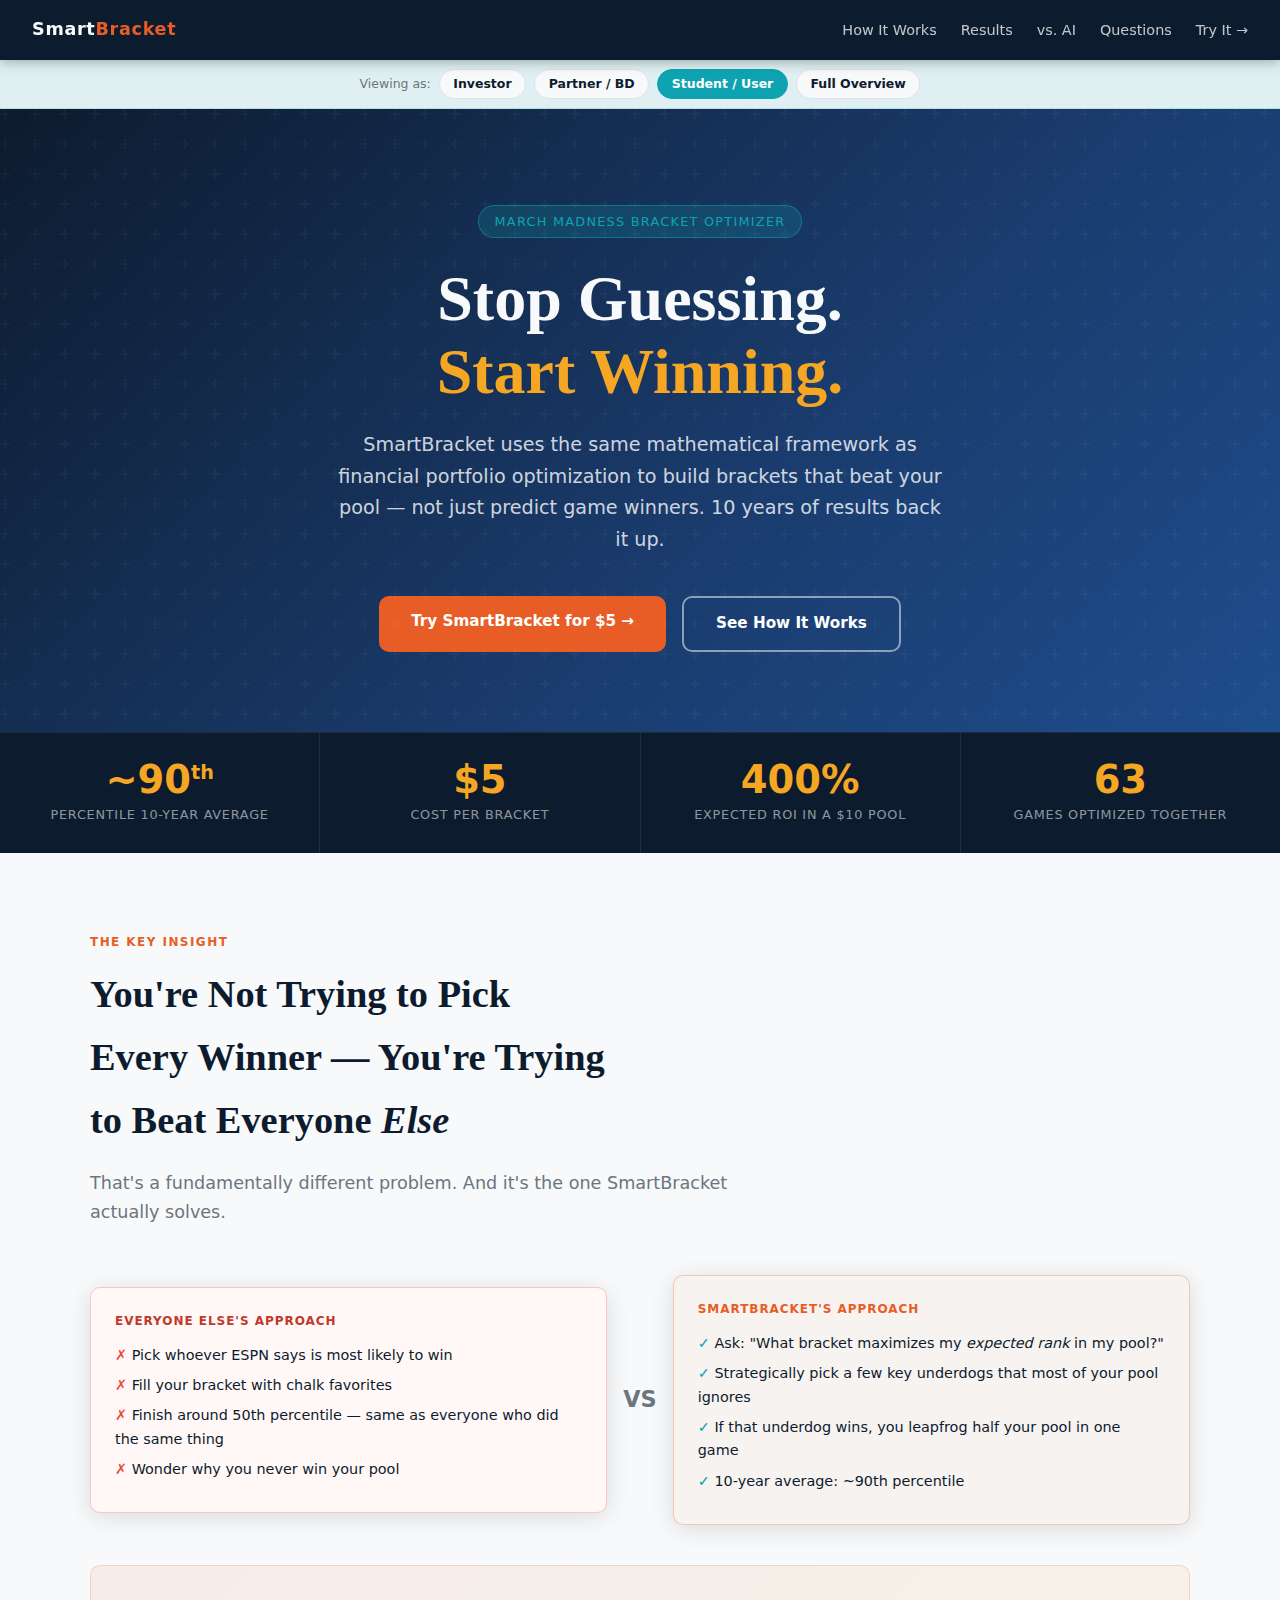
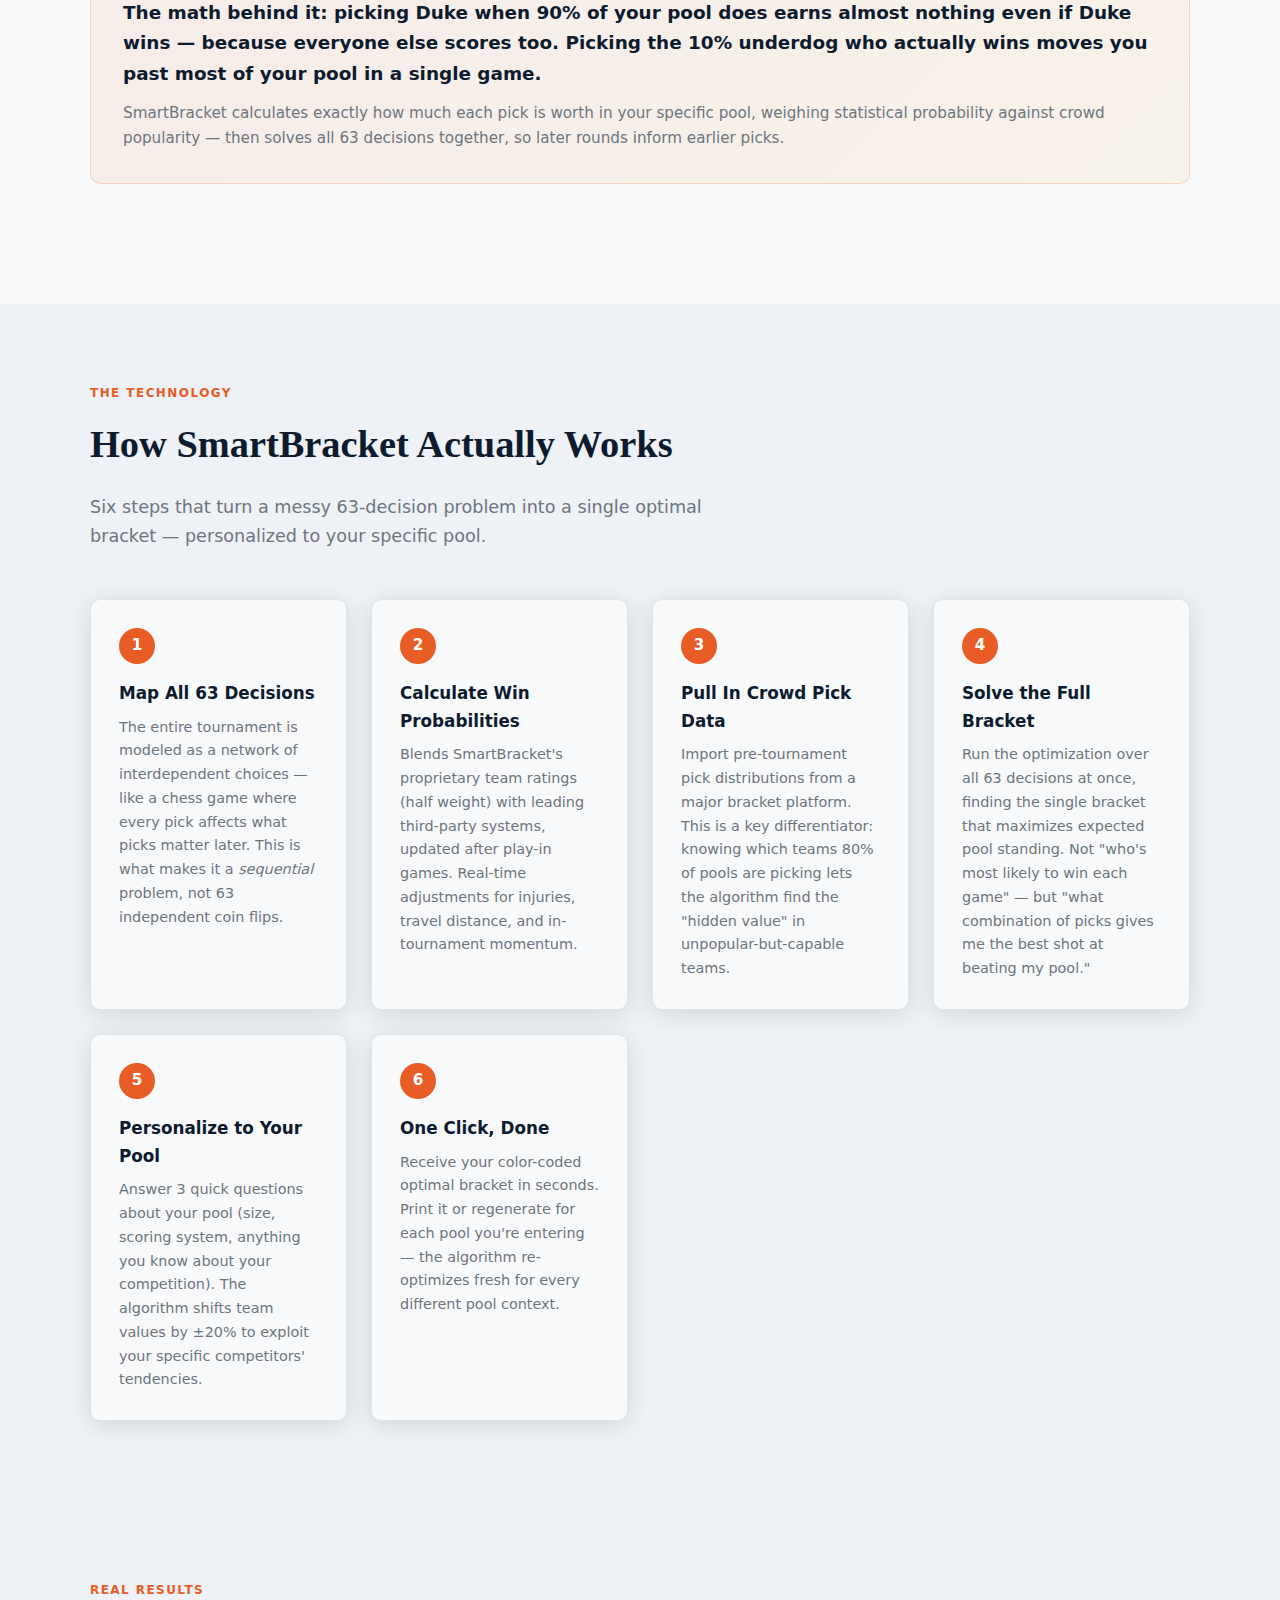
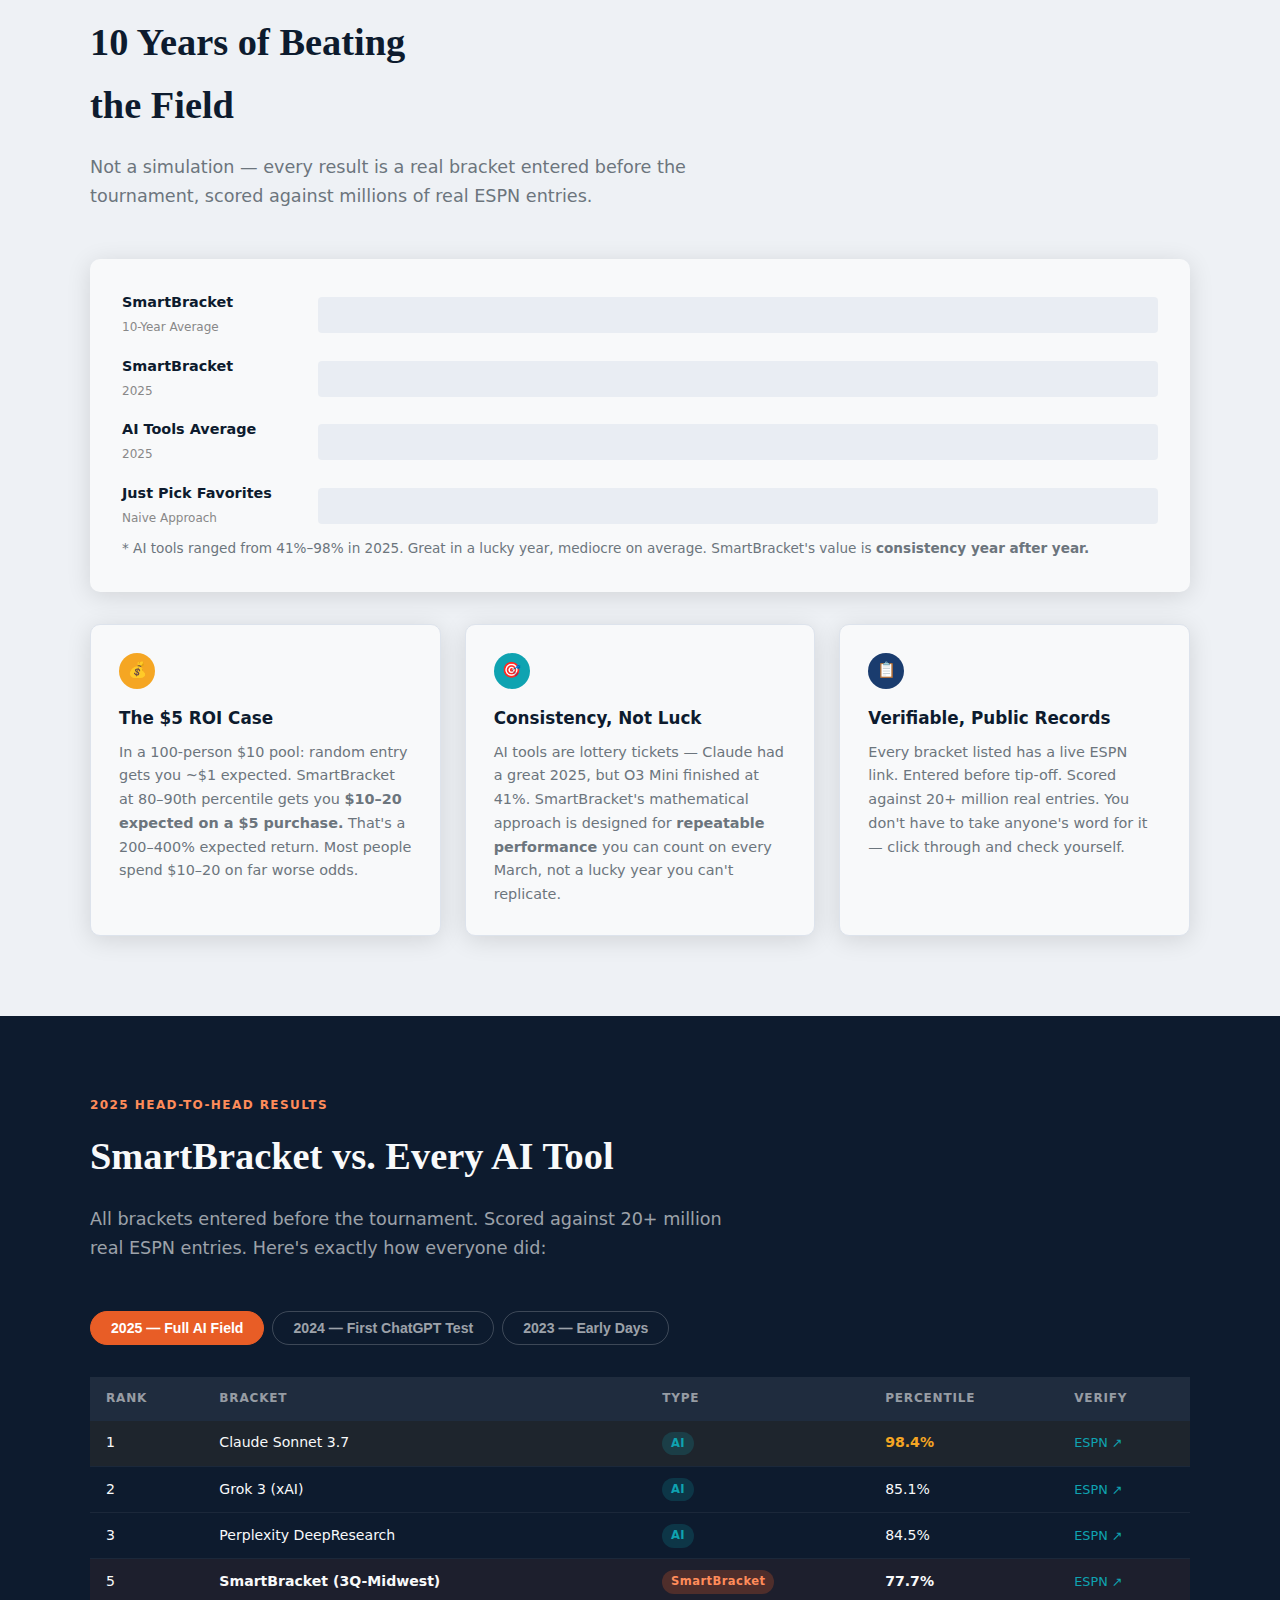
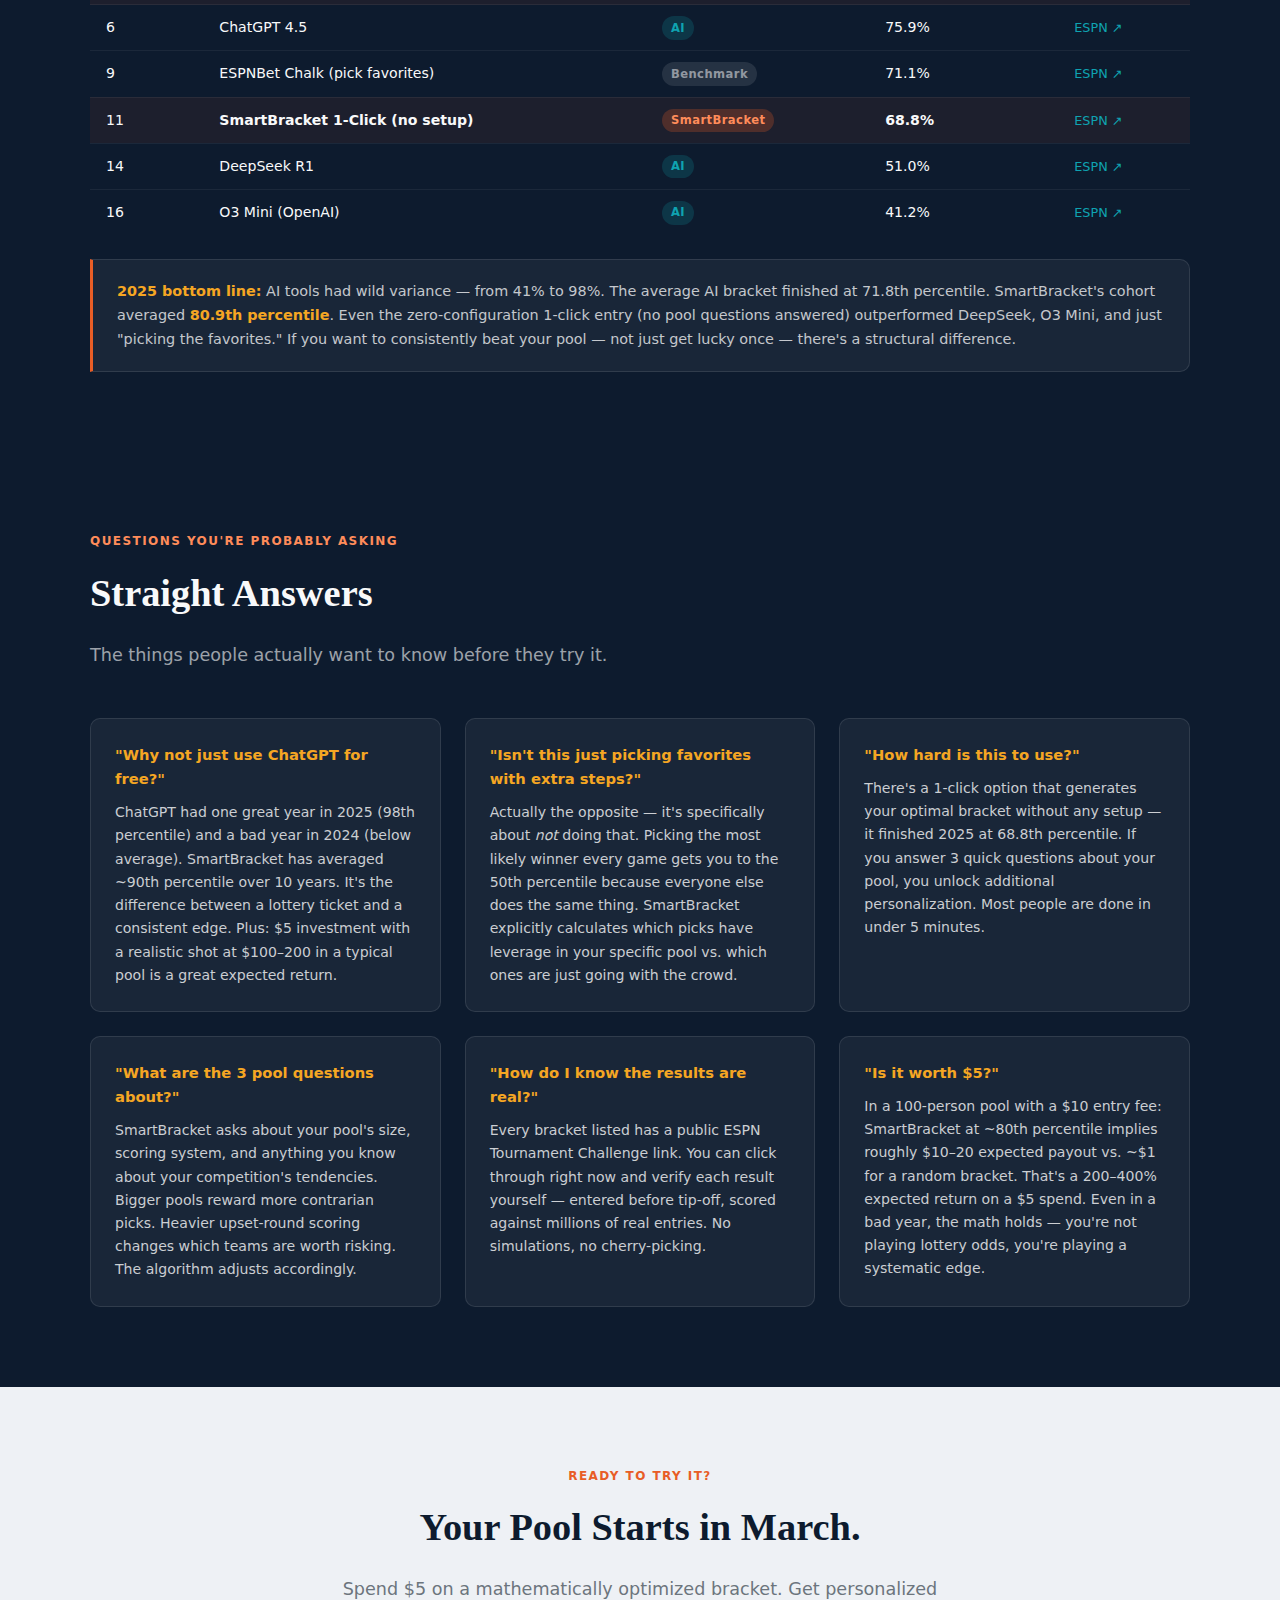
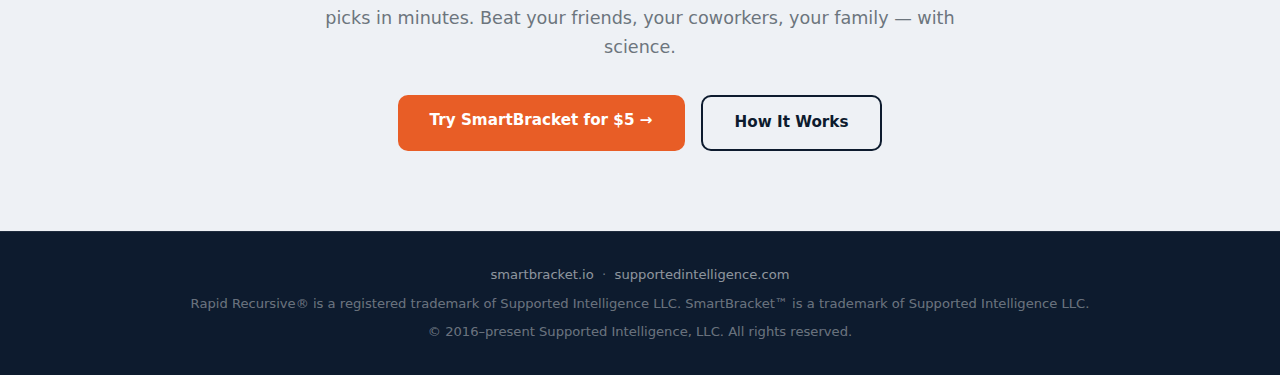
<file: Collateral/student.html>
<!DOCTYPE html>
<html lang="en">
<head>
  <meta charset="UTF-8" />
  <meta name="viewport" content="width=device-width, initial-scale=1.0" />
  <title>SmartBracket — Win Your Bracket Pool</title>
  <style>
    :root {
      --navy:   #0d1b2e;
      --blue:   #1a3c6e;
      --accent: #e85d26;
      --gold:   #f5a623;
      --teal:   #0fa3b1;
      --white:  #f8f9fa;
      --gray:   #6c757d;
      --light:  #eef1f5;
      --font-head: 'Georgia', serif;
      --font-body: 'system-ui', -apple-system, sans-serif;
      --radius: 10px;
      --shadow: 0 4px 24px rgba(0,0,0,0.12);
    }
    *, *::before, *::after { box-sizing: border-box; margin: 0; padding: 0; }
    html { scroll-behavior: smooth; }
    body { font-family: var(--font-body); background: var(--white); color: var(--navy); line-height: 1.65; }

    nav { position: sticky; top: 0; z-index: 100; background: var(--navy); display: flex; align-items: center; justify-content: space-between; padding: 0 2rem; height: 60px; box-shadow: 0 2px 12px rgba(0,0,0,0.3); }
    .nav-brand { color: var(--white); font-size: 1.1rem; font-weight: 700; letter-spacing: 0.04em; }
    .nav-brand span { color: var(--accent); }
    .nav-links { display: flex; gap: 1.5rem; list-style: none; }
    .nav-links a { color: rgba(255,255,255,0.75); text-decoration: none; font-size: 0.9rem; transition: color .2s; }
    .nav-links a:hover { color: var(--gold); }

    .persona-bar { background: rgba(15,163,177,0.1); border-bottom: 1px solid rgba(15,163,177,0.2); display: flex; align-items: center; justify-content: center; gap: 0.5rem; padding: 0.55rem 1rem; flex-wrap: wrap; }
    .persona-bar span { font-size: 0.78rem; color: var(--gray); }
    .persona-pill { display: inline-block; font-size: 0.78rem; font-weight: 600; padding: 0.25rem 0.85rem; border-radius: 2rem; border: 1px solid #dde3ec; text-decoration: none; color: var(--navy); background: var(--white); transition: all .2s; }
    .persona-pill:hover { border-color: var(--teal); color: var(--teal); }
    .persona-pill.active { background: var(--teal); color: white; border-color: var(--teal); }

    .hero { background: linear-gradient(135deg, var(--navy) 0%, var(--blue) 60%, #1e4d8c 100%); color: var(--white); padding: 6rem 2rem 5rem; text-align: center; position: relative; overflow: hidden; }
    .hero::before { content: ''; position: absolute; inset: 0; background: url("data:image/svg+xml,%3Csvg width='60' height='60' viewBox='0 0 60 60' xmlns='http://www.w3.org/2000/svg'%3E%3Cg fill='none' fill-rule='evenodd'%3E%3Cg fill='%23ffffff' fill-opacity='0.03'%3E%3Cpath d='M36 34v-4h-2v4h-4v2h4v4h2v-4h4v-2h-4zm0-30V0h-2v4h-4v2h4v4h2V6h4V4h-4zM6 34v-4H4v4H0v2h4v4h2v-4h4v-2H6zM6 4V0H4v4H0v2h4v4h2V6h4V4H6z'/%3E%3C/g%3E%3C/g%3E%3C/svg%3E"); pointer-events: none; }
    .hero-eyebrow { display: inline-block; background: rgba(15,163,177,0.2); border: 1px solid rgba(15,163,177,0.5); color: var(--teal); font-size: 0.8rem; letter-spacing: 0.1em; text-transform: uppercase; padding: 0.3rem 1rem; border-radius: 2rem; margin-bottom: 1.5rem; }
    .hero h1 { font-family: var(--font-head); font-size: clamp(2.2rem, 5vw, 4rem); line-height: 1.15; margin-bottom: 1.25rem; }
    .hero h1 em { color: var(--gold); font-style: normal; }
    .hero p { font-size: 1.2rem; color: rgba(255,255,255,0.8); max-width: 620px; margin: 0 auto 2.5rem; }
    .hero-cta { display: flex; gap: 1rem; justify-content: center; flex-wrap: wrap; }
    .btn { display: inline-block; padding: 0.85rem 2rem; border-radius: var(--radius); font-weight: 600; font-size: 0.95rem; text-decoration: none; transition: transform .15s, box-shadow .15s; touch-action: manipulation; }
    .btn:hover { transform: translateY(-2px); box-shadow: 0 6px 20px rgba(0,0,0,0.2); }
    .btn-primary { background: var(--accent); color: #fff; }
    .btn-teal { background: var(--teal); color: #fff; }
    .btn-outline { background: transparent; border: 2px solid rgba(255,255,255,0.5); color: #fff; }

    .stat-bar { background: var(--navy); border-top: 1px solid rgba(255,255,255,0.08); display: flex; flex-wrap: wrap; justify-content: center; }
    .stat-item { flex: 1; min-width: 160px; padding: 1.75rem 2rem; text-align: center; border-right: 1px solid rgba(255,255,255,0.08); }
    .stat-item:last-child { border-right: none; }
    .stat-number { font-size: 2.4rem; font-weight: 700; color: var(--gold); line-height: 1; }
    .stat-label { font-size: 0.8rem; color: rgba(255,255,255,0.55); text-transform: uppercase; letter-spacing: 0.06em; margin-top: 0.3rem; }

    section { padding: 5rem 2rem; }
    .container { max-width: 1100px; margin: 0 auto; }
    .section-label { font-size: 0.75rem; font-weight: 700; color: var(--accent); text-transform: uppercase; letter-spacing: 0.12em; margin-bottom: 0.6rem; }
    h2 { font-family: var(--font-head); font-size: clamp(1.7rem, 3vw, 2.5rem); color: var(--navy); margin-bottom: 1rem; }
    .lead { font-size: 1.1rem; color: var(--gray); max-width: 640px; margin-bottom: 3rem; }

    .steps { display: grid; grid-template-columns: repeat(auto-fit, minmax(240px, 1fr)); gap: 1.5rem; }
    .step { background: var(--white); border: 1px solid #dde3ec; border-radius: var(--radius); padding: 1.75rem; box-shadow: var(--shadow); transition: transform .2s, box-shadow .2s; }
    .step:hover { transform: translateY(-4px); box-shadow: 0 8px 32px rgba(0,0,0,0.14); }
    .step-num { width: 36px; height: 36px; background: var(--accent); color: white; border-radius: 50%; display: flex; align-items: center; justify-content: center; font-weight: 700; font-size: 0.95rem; margin-bottom: 1rem; }
    .step h3 { font-size: 1.05rem; margin-bottom: 0.5rem; color: var(--navy); }
    .step p { font-size: 0.9rem; color: var(--gray); }

    /* Fun highlight box */
    .highlight-box { background: linear-gradient(135deg, rgba(232,93,38,0.08), rgba(245,166,35,0.08)); border: 1px solid rgba(232,93,38,0.2); border-radius: var(--radius); padding: 2rem; margin-bottom: 2.5rem; }
    .highlight-box h3 { color: var(--navy); font-size: 1.15rem; margin-bottom: 0.5rem; }
    .highlight-box p { color: var(--gray); font-size: 0.95rem; }

    /* vs comparison */
    .vs-grid { display: grid; grid-template-columns: 1fr auto 1fr; gap: 1rem; align-items: center; margin-bottom: 2.5rem; }
    .vs-side { background: var(--white); border: 1px solid #dde3ec; border-radius: var(--radius); padding: 1.5rem; box-shadow: var(--shadow); }
    .vs-side.bad { border-color: #f9c6c0; background: #fff8f7; }
    .vs-side.good { border-color: rgba(232,93,38,0.3); background: rgba(232,93,38,0.04); }
    .vs-label { font-size: 0.75rem; font-weight: 700; text-transform: uppercase; letter-spacing: 0.08em; margin-bottom: 0.75rem; }
    .vs-label.red { color: #c0392b; }
    .vs-label.green { color: var(--accent); }
    .vs-bullet { font-size: 0.9rem; color: var(--navy); margin-bottom: 0.4rem; }
    .vs-bullet::before { content: '✗  '; color: #e74c3c; }
    .vs-bullet.ok::before { content: '✓  '; color: var(--teal); }
    .vs-divider { text-align: center; font-size: 1.4rem; font-weight: 700; color: var(--gray); }

    /* Performance */
    .perf-section { background: var(--light); }
    .chart-area { background: var(--white); border-radius: var(--radius); padding: 2rem; box-shadow: var(--shadow); margin-bottom: 2rem; }
    .bar-chart { display: flex; flex-direction: column; gap: 1rem; }
    .bar-row { display: flex; align-items: center; gap: 1rem; }
    .bar-label { width: 180px; font-size: 0.9rem; font-weight: 600; color: var(--navy); flex-shrink: 0; }
    .bar-outer { flex: 1; height: 36px; background: #e9edf3; border-radius: 4px; overflow: hidden; }
    .bar-inner { height: 100%; border-radius: 4px; display: flex; align-items: center; justify-content: flex-end; padding-right: 0.6rem; font-size: 0.82rem; font-weight: 700; color: white; transition: width 1.4s cubic-bezier(0.4, 0, 0.2, 1); }
    .bar-sb { background: linear-gradient(90deg, #1a3c6e, #e85d26); }
    .bar-ai { background: linear-gradient(90deg, #444, #888); }
    .bar-naive { background: #bcc5d3; color: #555; }
    .perf-note { font-size: 0.85rem; color: var(--gray); margin-top: 0.5rem; }

    /* AI table */
    .ai-section { background: var(--navy); color: var(--white); }
    .ai-section h2 { color: var(--white); }
    .ai-section .lead { color: rgba(255,255,255,0.6); }
    .ai-year-tabs { display: flex; gap: 0.5rem; margin-bottom: 2rem; flex-wrap: wrap; }
    .tab-btn { padding: 0.5rem 1.25rem; border-radius: 2rem; border: 1px solid rgba(255,255,255,0.2); background: transparent; color: rgba(255,255,255,0.6); font-size: 0.88rem; font-weight: 600; cursor: pointer; transition: all .2s; touch-action: manipulation; }
    .tab-btn.active, .tab-btn:hover { background: var(--accent); border-color: var(--accent); color: #fff; }
    .year-panel { display: none; }
    .year-panel.active { display: block; }
    .ai-table-wrap { overflow-x: auto; }
    table.ai-table { width: 100%; border-collapse: collapse; font-size: 0.88rem; }
    .ai-table th { background: rgba(255,255,255,0.08); color: rgba(255,255,255,0.55); text-transform: uppercase; letter-spacing: 0.07em; font-size: 0.75rem; padding: 0.75rem 1rem; text-align: left; }
    .ai-table td { padding: 0.65rem 1rem; border-bottom: 1px solid rgba(255,255,255,0.06); vertical-align: middle; }
    .ai-table tr:last-child td { border-bottom: none; }
    .ai-table tr:hover td { background: rgba(255,255,255,0.03); }
    .row-sb td { background: rgba(232,93,38,0.08); }
    .row-sb:hover td { background: rgba(232,93,38,0.14) !important; }
    .row-winner td { background: rgba(245,166,35,0.08); }
    .tag { display: inline-block; font-size: 0.72rem; font-weight: 700; letter-spacing: 0.04em; padding: 0.15rem 0.55rem; border-radius: 2rem; }
    .tag-sb { background: rgba(232,93,38,0.25); color: #ff8c5a; }
    .tag-ai { background: rgba(15,163,177,0.2); color: var(--teal); }
    .tag-bench { background: rgba(255,255,255,0.1); color: rgba(255,255,255,0.5); }
    .mini-bar { height: 8px; border-radius: 4px; display: inline-block; vertical-align: middle; margin-left: 0.5rem; }
    .verify-link { color: var(--teal); text-decoration: none; font-size: 0.8rem; }
    .verify-link:hover { text-decoration: underline; }
    .ai-insight { margin-top: 1.5rem; background: rgba(255,255,255,0.05); border: 1px solid rgba(255,255,255,0.1); border-left: 3px solid var(--accent); border-radius: 0 var(--radius) var(--radius) 0; padding: 1.25rem 1.5rem; font-size: 0.9rem; color: rgba(255,255,255,0.75); }
    .ai-insight strong { color: var(--gold); }

    /* Q&A */
    .kit-section { background: var(--navy); color: var(--white); }
    .kit-section h2 { color: var(--white); }
    .kit-grid { display: grid; grid-template-columns: repeat(auto-fit, minmax(280px, 1fr)); gap: 1.5rem; }
    .qa-card { background: rgba(255,255,255,0.05); border: 1px solid rgba(255,255,255,0.1); border-radius: var(--radius); padding: 1.5rem; }
    .qa-q { color: var(--gold); font-weight: 700; font-size: 0.92rem; margin-bottom: 0.6rem; }
    .qa-a { color: rgba(255,255,255,0.78); font-size: 0.88rem; }

    footer { background: var(--navy); border-top: 1px solid rgba(255,255,255,0.08); text-align: center; padding: 2rem; color: rgba(255,255,255,0.4); font-size: 0.82rem; }
    footer a { color: rgba(255,255,255,0.55); text-decoration: none; }
    footer a:hover { color: var(--gold); }

    @media (max-width: 640px) {
      .stat-item { min-width: 50%; border-right: none; border-bottom: 1px solid rgba(255,255,255,0.08); }
      .bar-label { width: 130px; }
      nav .nav-links { display: none; }
      .vs-grid { grid-template-columns: 1fr; }
      .vs-divider { display: none; }
    }
  </style>
</head>
<body>

<nav>
  <div class="nav-brand">Smart<span>Bracket</span></div>
  <ul class="nav-links">
    <li><a href="#how">How It Works</a></li>
    <li><a href="#results">Results</a></li>
    <li><a href="#vs-ai">vs. AI</a></li>
    <li><a href="#qa">Questions</a></li>
    <li><a href="https://smartbracket.io" target="_blank" rel="noopener">Try It →</a></li>
  </ul>
</nav>

<div class="persona-bar">
  <span>Viewing as:</span>
  <a href="investor.html" class="persona-pill">Investor</a>
  <a href="partner.html" class="persona-pill">Partner / BD</a>
  <a href="student.html" class="persona-pill active">Student / User</a>
  <a href="tech-showcase.html" class="persona-pill">Full Overview</a>
</div>

<section class="hero">
  <div class="hero-eyebrow">March Madness Bracket Optimizer</div>
  <h1>Stop Guessing.<br><em>Start Winning.</em></h1>
  <p>SmartBracket uses the same mathematical framework as financial portfolio optimization to build brackets that beat your pool — not just predict game winners. 10 years of results back it up.</p>
  <div class="hero-cta">
    <a href="https://smartbracket.io" class="btn btn-primary" target="_blank" rel="noopener">Try SmartBracket for $5 →</a>
    <a href="#how" class="btn btn-outline">See How It Works</a>
  </div>
</section>

<div class="stat-bar">
  <div class="stat-item">
    <div class="stat-number">~90<sup style="font-size:1.2rem">th</sup></div>
    <div class="stat-label">Percentile 10-Year Average</div>
  </div>
  <div class="stat-item">
    <div class="stat-number">$5</div>
    <div class="stat-label">Cost Per Bracket</div>
  </div>
  <div class="stat-item">
    <div class="stat-number">400%</div>
    <div class="stat-label">Expected ROI in a $10 Pool</div>
  </div>
  <div class="stat-item">
    <div class="stat-number">63</div>
    <div class="stat-label">Games Optimized Together</div>
  </div>
</div>

<!-- The Core Insight -->
<section id="insight">
  <div class="container">
    <div class="section-label">The Key Insight</div>
    <h2>You're Not Trying to Pick<br>Every Winner — You're Trying<br>to Beat Everyone <em>Else</em></h2>
    <p class="lead">That's a fundamentally different problem. And it's the one SmartBracket actually solves.</p>

    <div class="vs-grid">
      <div class="vs-side bad">
        <div class="vs-label red">Everyone Else's Approach</div>
        <p class="vs-bullet">Pick whoever ESPN says is most likely to win</p>
        <p class="vs-bullet">Fill your bracket with chalk favorites</p>
        <p class="vs-bullet">Finish around 50th percentile — same as everyone who did the same thing</p>
        <p class="vs-bullet">Wonder why you never win your pool</p>
      </div>
      <div class="vs-divider">VS</div>
      <div class="vs-side good">
        <div class="vs-label green">SmartBracket's Approach</div>
        <p class="vs-bullet ok">Ask: "What bracket maximizes my <em>expected rank</em> in my pool?"</p>
        <p class="vs-bullet ok">Strategically pick a few key underdogs that most of your pool ignores</p>
        <p class="vs-bullet ok">If that underdog wins, you leapfrog half your pool in one game</p>
        <p class="vs-bullet ok">10-year average: ~90th percentile</p>
      </div>
    </div>

    <div class="highlight-box">
      <h3>The math behind it: picking Duke when 90% of your pool does earns almost nothing even if Duke wins — because everyone else scores too. Picking the 10% underdog who actually wins moves you past most of your pool in a single game.</h3>
      <p style="margin-top:0.75rem;">SmartBracket calculates exactly how much each pick is worth in your specific pool, weighing statistical probability against crowd popularity — then solves all 63 decisions together, so later rounds inform earlier picks.</p>
    </div>
  </div>
</section>

<!-- How It Works -->
<section id="how" style="background:var(--light);">
  <div class="container">
    <div class="section-label">The Technology</div>
    <h2>How SmartBracket Actually Works</h2>
    <p class="lead">Six steps that turn a messy 63-decision problem into a single optimal bracket — personalized to your specific pool.</p>

    <div class="steps">
      <div class="step">
        <div class="step-num">1</div>
        <h3>Map All 63 Decisions</h3>
        <p>The entire tournament is modeled as a network of interdependent choices — like a chess game where every pick affects what picks matter later. This is what makes it a <em>sequential</em> problem, not 63 independent coin flips.</p>
      </div>
      <div class="step">
        <div class="step-num">2</div>
        <h3>Calculate Win Probabilities</h3>
        <p>Blends SmartBracket's proprietary team ratings (half weight) with leading third-party systems, updated after play-in games. Real-time adjustments for injuries, travel distance, and in-tournament momentum.</p>
      </div>
      <div class="step">
        <div class="step-num">3</div>
        <h3>Pull In Crowd Pick Data</h3>
        <p>Import pre-tournament pick distributions from a major bracket platform. This is a key differentiator: knowing which teams 80% of pools are picking lets the algorithm find the "hidden value" in unpopular-but-capable teams.</p>
      </div>
      <div class="step">
        <div class="step-num">4</div>
        <h3>Solve the Full Bracket</h3>
        <p>Run the optimization over all 63 decisions at once, finding the single bracket that maximizes expected pool standing. Not "who's most likely to win each game" — but "what combination of picks gives me the best shot at beating my pool."</p>
      </div>
      <div class="step">
        <div class="step-num">5</div>
        <h3>Personalize to Your Pool</h3>
        <p>Answer 3 quick questions about your pool (size, scoring system, anything you know about your competition). The algorithm shifts team values by ±20% to exploit your specific competitors' tendencies.</p>
      </div>
      <div class="step">
        <div class="step-num">6</div>
        <h3>One Click, Done</h3>
        <p>Receive your color-coded optimal bracket in seconds. Print it or regenerate for each pool you're entering — the algorithm re-optimizes fresh for every different pool context.</p>
      </div>
    </div>
  </div>
</section>

<!-- Results -->
<section id="results" class="perf-section">
  <div class="container">
    <div class="section-label">Real Results</div>
    <h2>10 Years of Beating<br>the Field</h2>
    <p class="lead">Not a simulation — every result is a real bracket entered before the tournament, scored against millions of real ESPN entries.</p>

    <div class="chart-area">
      <div class="bar-chart">
        <div class="bar-row">
          <div class="bar-label">SmartBracket<br><small style="font-weight:400;color:#888">10-Year Average</small></div>
          <div class="bar-outer"><div class="bar-inner bar-sb" style="width:90%;">~90th percentile</div></div>
        </div>
        <div class="bar-row">
          <div class="bar-label">SmartBracket<br><small style="font-weight:400;color:#888">2025</small></div>
          <div class="bar-outer"><div class="bar-inner bar-sb" style="width:80.9%;">80.9th percentile</div></div>
        </div>
        <div class="bar-row">
          <div class="bar-label">AI Tools Average<br><small style="font-weight:400;color:#888">2025</small></div>
          <div class="bar-outer"><div class="bar-inner bar-ai" style="width:71.8%;">71.8th percentile</div></div>
        </div>
        <div class="bar-row">
          <div class="bar-label">Just Pick Favorites<br><small style="font-weight:400;color:#888">Naive Approach</small></div>
          <div class="bar-outer"><div class="bar-inner bar-naive" style="width:50%;">~50th percentile</div></div>
        </div>
      </div>
      <p class="perf-note">* AI tools ranged from 41%–98% in 2025. Great in a lucky year, mediocre on average. SmartBracket's value is <strong>consistency year after year.</strong></p>
    </div>

    <div class="steps" style="margin-top:0">
      <div class="step">
        <div class="step-num" style="background:var(--gold);color:var(--navy);">💰</div>
        <h3>The $5 ROI Case</h3>
        <p>In a 100-person $10 pool: random entry gets you ~$1 expected. SmartBracket at 80–90th percentile gets you <strong>$10–20 expected on a $5 purchase.</strong> That's a 200–400% expected return. Most people spend $10–20 on far worse odds.</p>
      </div>
      <div class="step">
        <div class="step-num" style="background:var(--teal);">🎯</div>
        <h3>Consistency, Not Luck</h3>
        <p>AI tools are lottery tickets — Claude had a great 2025, but O3 Mini finished at 41%. SmartBracket's mathematical approach is designed for <strong>repeatable performance</strong> you can count on every March, not a lucky year you can't replicate.</p>
      </div>
      <div class="step">
        <div class="step-num" style="background:var(--blue);">📋</div>
        <h3>Verifiable, Public Records</h3>
        <p>Every bracket listed has a live ESPN link. Entered before tip-off. Scored against 20+ million real entries. You don't have to take anyone's word for it — click through and check yourself.</p>
      </div>
    </div>
  </div>
</section>

<!-- AI Comparison -->
<section id="vs-ai" class="ai-section">
  <div class="container">
    <div class="section-label" style="color:#ff8c5a">2025 Head-to-Head Results</div>
    <h2>SmartBracket vs. Every AI Tool</h2>
    <p class="lead">All brackets entered before the tournament. Scored against 20+ million real ESPN entries. Here's exactly how everyone did:</p>

    <div class="ai-year-tabs">
      <button class="tab-btn active" onclick="showYear('y2025',this)">2025 — Full AI Field</button>
      <button class="tab-btn" onclick="showYear('y2024',this)">2024 — First ChatGPT Test</button>
      <button class="tab-btn" onclick="showYear('y2023',this)">2023 — Early Days</button>
    </div>

    <div class="year-panel active" id="y2025">
      <div class="ai-table-wrap">
        <table class="ai-table">
          <thead><tr><th>Rank</th><th>Bracket</th><th>Type</th><th>Percentile</th><th>Verify</th></tr></thead>
          <tbody>
            <tr class="row-winner"><td>1</td><td>Claude Sonnet 3.7</td><td><span class="tag tag-ai">AI</span></td><td><span style="color:var(--gold);font-weight:700">98.4%</span></td><td><a class="verify-link" href="https://fantasy.espn.com/games/tournament-challenge-bracket-2025/bracket?id=088d7d70-039b-11f0-8546-f1c95cf89588" target="_blank">ESPN ↗</a></td></tr>
            <tr><td>2</td><td>Grok 3 (xAI)</td><td><span class="tag tag-ai">AI</span></td><td>85.1%</td><td><a class="verify-link" href="https://fantasy.espn.com/games/tournament-challenge-bracket-2025/bracket?id=78b9a8f0-036c-11f0-b736-1f0403741a26" target="_blank">ESPN ↗</a></td></tr>
            <tr><td>3</td><td>Perplexity DeepResearch</td><td><span class="tag tag-ai">AI</span></td><td>84.5%</td><td><a class="verify-link" href="https://fantasy.espn.com/games/tournament-challenge-bracket-2025/bracket?id=2070b7b0-038f-11f0-9660-0d52d3605833" target="_blank">ESPN ↗</a></td></tr>
            <tr class="row-sb"><td>5</td><td><strong>SmartBracket (3Q-Midwest)</strong></td><td><span class="tag tag-sb">SmartBracket</span></td><td><strong>77.7%</strong></td><td><a class="verify-link" href="https://fantasy.espn.com/games/tournament-challenge-bracket-2025/bracket?id=6e9565c0-0507-11f0-9da0-0b02cce4e84e" target="_blank">ESPN ↗</a></td></tr>
            <tr><td>6</td><td>ChatGPT 4.5</td><td><span class="tag tag-ai">AI</span></td><td>75.9%</td><td><a class="verify-link" href="https://fantasy.espn.com/games/tournament-challenge-bracket-2025/bracket?id=af5a4a60-0509-11f0-90b9-91b7228049d4" target="_blank">ESPN ↗</a></td></tr>
            <tr><td>9</td><td>ESPNBet Chalk (pick favorites)</td><td><span class="tag tag-bench">Benchmark</span></td><td>71.1%</td><td><a class="verify-link" href="https://fantasy.espn.com/games/tournament-challenge-bracket-2025/bracket?id=fe81d770-059a-11f0-90b9-91b7228049d4" target="_blank">ESPN ↗</a></td></tr>
            <tr class="row-sb"><td>11</td><td><strong>SmartBracket 1-Click (no setup)</strong></td><td><span class="tag tag-sb">SmartBracket</span></td><td><strong>68.8%</strong></td><td><a class="verify-link" href="https://fantasy.espn.com/games/tournament-challenge-bracket-2025/bracket?id=5fc3ef40-0362-11f0-8c36-d58fad34d9c5" target="_blank">ESPN ↗</a></td></tr>
            <tr><td>14</td><td>DeepSeek R1</td><td><span class="tag tag-ai">AI</span></td><td>51.0%</td><td><a class="verify-link" href="https://fantasy.espn.com/games/tournament-challenge-bracket-2025/bracket?id=ffd89190-039c-11f0-ba45-49b7dff8a965" target="_blank">ESPN ↗</a></td></tr>
            <tr><td>16</td><td>O3 Mini (OpenAI)</td><td><span class="tag tag-ai">AI</span></td><td>41.2%</td><td><a class="verify-link" href="https://fantasy.espn.com/games/tournament-challenge-bracket-2025/bracket?id=3e599620-039e-11f0-b3ff-f56ba6ce6f00" target="_blank">ESPN ↗</a></td></tr>
          </tbody>
        </table>
      </div>
      <div class="ai-insight"><strong>2025 bottom line:</strong> AI tools had wild variance — from 41% to 98%. The average AI bracket finished at 71.8th percentile. SmartBracket's cohort averaged <strong>80.9th percentile</strong>. Even the zero-configuration 1-click entry (no pool questions answered) outperformed DeepSeek, O3 Mini, and just "picking the favorites." If you want to consistently beat your pool — not just get lucky once — there's a structural difference.</div>
    </div>

    <div class="year-panel" id="y2024">
      <div class="ai-table-wrap">
        <table class="ai-table">
          <thead><tr><th>Bracket</th><th>Type</th><th>Percentile</th><th>Verify</th></tr></thead>
          <tbody>
            <tr class="row-sb"><td><strong>SmartBracket National</strong></td><td><span class="tag tag-sb">SmartBracket</span></td><td><strong style="color:var(--gold)">97.4%</strong></td><td><a class="verify-link" href="https://fantasy.espn.com/games/tournament-challenge-bracket-2024/bracket?id=9d17ed90-e713-11ee-beae-9167d93d8668" target="_blank">ESPN ↗</a></td></tr>
            <tr class="row-sb"><td><strong>SmartBracket (Popular)</strong></td><td><span class="tag tag-sb">SmartBracket</span></td><td><strong>93.8%</strong></td><td><a class="verify-link" href="https://fantasy.espn.com/games/tournament-challenge-bracket-2024/bracket?id=0fcc6310-e710-11ee-b28c-c51af1c3e59d" target="_blank">ESPN ↗</a></td></tr>
            <tr class="row-sb"><td><strong>SmartBracket (Personal)</strong></td><td><span class="tag tag-sb">SmartBracket</span></td><td><strong>89.6%</strong></td><td><a class="verify-link" href="https://fantasy.espn.com/games/tournament-challenge-bracket-2024/bracket?id=ab1007f0-e62f-11ee-8d16-4bef1c6940d3" target="_blank">ESPN ↗</a></td></tr>
            <tr><td>ChatGPT (standalone — first test ever)</td><td><span class="tag tag-ai">AI</span></td><td style="color:#ff6b6b">45.7% — below average</td><td><a class="verify-link" href="https://fantasy.espn.com/games/tournament-challenge-bracket-2024/bracket?id=09a97540-e729-11ee-b2a2-d165ed155245" target="_blank">ESPN ↗</a></td></tr>
          </tbody>
        </table>
      </div>
      <div class="ai-insight"><strong>2024:</strong> ChatGPT's first year as a standalone bracket predictor. It finished at 45.7% — <em>below the average person</em> in a random pool. SmartBracket's best bracket hit <strong>97.4%</strong>. Knowing who's likely to win games is not the same as knowing what bracket beats your pool.</div>
    </div>

    <div class="year-panel" id="y2023">
      <div class="ai-table-wrap">
        <table class="ai-table">
          <thead><tr><th>Bracket</th><th>Type</th><th>Percentile</th><th>Verify</th></tr></thead>
          <tbody>
            <tr class="row-sb"><td><strong>SmartBracket 1-Click</strong></td><td><span class="tag tag-sb">SmartBracket</span></td><td><strong>83.2%</strong></td><td><a class="verify-link" href="https://fantasy.espn.com/games/tournament-challenge-bracket-2023/bracket?id=0a860c69-cdc9-3e42-a90a-876e7b3af7c0" target="_blank">ESPN ↗</a></td></tr>
            <tr class="row-sb"><td><strong>ChatGPT → SmartBracket (hybrid)</strong></td><td><span class="tag tag-sb">SmartBracket</span></td><td><strong>83.2%</strong></td><td><a class="verify-link" href="https://fantasy.espn.com/games/tournament-challenge-bracket-2023/bracket?id=9032d0ed-8c28-3bf9-b0b7-5d7f33329780" target="_blank">ESPN ↗</a></td></tr>
            <tr><td>Naïve power-rankings bracket</td><td><span class="tag tag-bench">Benchmark</span></td><td style="color:#ff6b6b">14.6%</td><td><a class="verify-link" href="https://fantasy.espn.com/games/tournament-challenge-bracket-2023/bracket?id=f662187e-a728-3adf-9919-4d0b2110a306" target="_blank">ESPN ↗</a></td></tr>
          </tbody>
        </table>
      </div>
      <div class="ai-insight"><strong>2023:</strong> We tested using ChatGPT's analysis as an input to SmartBracket. It tied the pure algorithm at exactly 83.2% — confirming that the <em>optimization step</em> is what matters, not just the data source. The naïve power-rankings bracket finished at 14.6%. Picking the "best" teams is genuinely a losing strategy.</div>
    </div>
  </div>
</section>

<!-- Q&A -->
<section id="qa" class="kit-section">
  <div class="container">
    <div class="section-label" style="color:#ff8c5a">Questions You're Probably Asking</div>
    <h2>Straight Answers</h2>
    <p class="lead" style="color:rgba(255,255,255,0.6)">The things people actually want to know before they try it.</p>

    <div class="kit-grid">
      <div class="qa-card">
        <div class="qa-q">"Why not just use ChatGPT for free?"</div>
        <div class="qa-a">ChatGPT had one great year in 2025 (98th percentile) and a bad year in 2024 (below average). SmartBracket has averaged ~90th percentile over 10 years. It's the difference between a lottery ticket and a consistent edge. Plus: $5 investment with a realistic shot at $100–200 in a typical pool is a great expected return.</div>
      </div>
      <div class="qa-card">
        <div class="qa-q">"Isn't this just picking favorites with extra steps?"</div>
        <div class="qa-a">Actually the opposite — it's specifically about <em>not</em> doing that. Picking the most likely winner every game gets you to the 50th percentile because everyone else does the same thing. SmartBracket explicitly calculates which picks have leverage in your specific pool vs. which ones are just going with the crowd.</div>
      </div>
      <div class="qa-card">
        <div class="qa-q">"How hard is this to use?"</div>
        <div class="qa-a">There's a 1-click option that generates your optimal bracket without any setup — it finished 2025 at 68.8th percentile. If you answer 3 quick questions about your pool, you unlock additional personalization. Most people are done in under 5 minutes.</div>
      </div>
      <div class="qa-card">
        <div class="qa-q">"What are the 3 pool questions about?"</div>
        <div class="qa-a">SmartBracket asks about your pool's size, scoring system, and anything you know about your competition's tendencies. Bigger pools reward more contrarian picks. Heavier upset-round scoring changes which teams are worth risking. The algorithm adjusts accordingly.</div>
      </div>
      <div class="qa-card">
        <div class="qa-q">"How do I know the results are real?"</div>
        <div class="qa-a">Every bracket listed has a public ESPN Tournament Challenge link. You can click through right now and verify each result yourself — entered before tip-off, scored against millions of real entries. No simulations, no cherry-picking.</div>
      </div>
      <div class="qa-card">
        <div class="qa-q">"Is it worth $5?"</div>
        <div class="qa-a">In a 100-person pool with a $10 entry fee: SmartBracket at ~80th percentile implies roughly $10–20 expected payout vs. ~$1 for a random bracket. That's a 200–400% expected return on a $5 spend. Even in a bad year, the math holds — you're not playing lottery odds, you're playing a systematic edge.</div>
      </div>
    </div>
  </div>
</section>

<!-- CTA -->
<section style="background:var(--light);">
  <div class="container" style="text-align:center;">
    <div class="section-label">Ready to Try It?</div>
    <h2>Your Pool Starts in March.</h2>
    <p class="lead" style="margin:0 auto 2rem;">Spend $5 on a mathematically optimized bracket. Get personalized picks in minutes. Beat your friends, your coworkers, your family — with science.</p>
    <div style="display:flex; gap:1rem; justify-content:center; flex-wrap:wrap;">
      <a href="https://smartbracket.io" class="btn btn-primary" target="_blank" rel="noopener">Try SmartBracket for $5 →</a>
      <a href="#how" class="btn btn-outline" style="color:var(--navy);border-color:var(--navy);">How It Works</a>
    </div>
  </div>
</section>

<footer>
  <p style="margin-bottom:0.5rem"><a href="https://smartbracket.io" target="_blank">smartbracket.io</a> &nbsp;·&nbsp; <a href="https://www.supportedintelligence.com" target="_blank">supportedintelligence.com</a></p>
  <p>Rapid Recursive® is a registered trademark of Supported Intelligence LLC. SmartBracket™ is a trademark of Supported Intelligence LLC.</p>
  <p style="margin-top:0.4rem">© 2016–present Supported Intelligence, LLC. All rights reserved.</p>
</footer>

<script>
  const bars = document.querySelectorAll('.bar-inner');
  const observer = new IntersectionObserver((entries) => {
    entries.forEach(e => { if (e.isIntersecting) e.target.style.opacity = '1'; });
  }, { threshold: 0.2 });
  bars.forEach(b => {
    b.style.opacity = '0';
    const w = b.style.width;
    b.style.width = '0%';
    setTimeout(() => { b.style.width = w; }, 100);
    observer.observe(b);
  });
  function showYear(id, btn) {
    document.querySelectorAll('.year-panel').forEach(p => p.classList.remove('active'));
    document.querySelectorAll('.tab-btn').forEach(b => b.classList.remove('active'));
    document.getElementById(id).classList.add('active');
    btn.classList.add('active');
  }
</script>
</body>
</html>
</file>
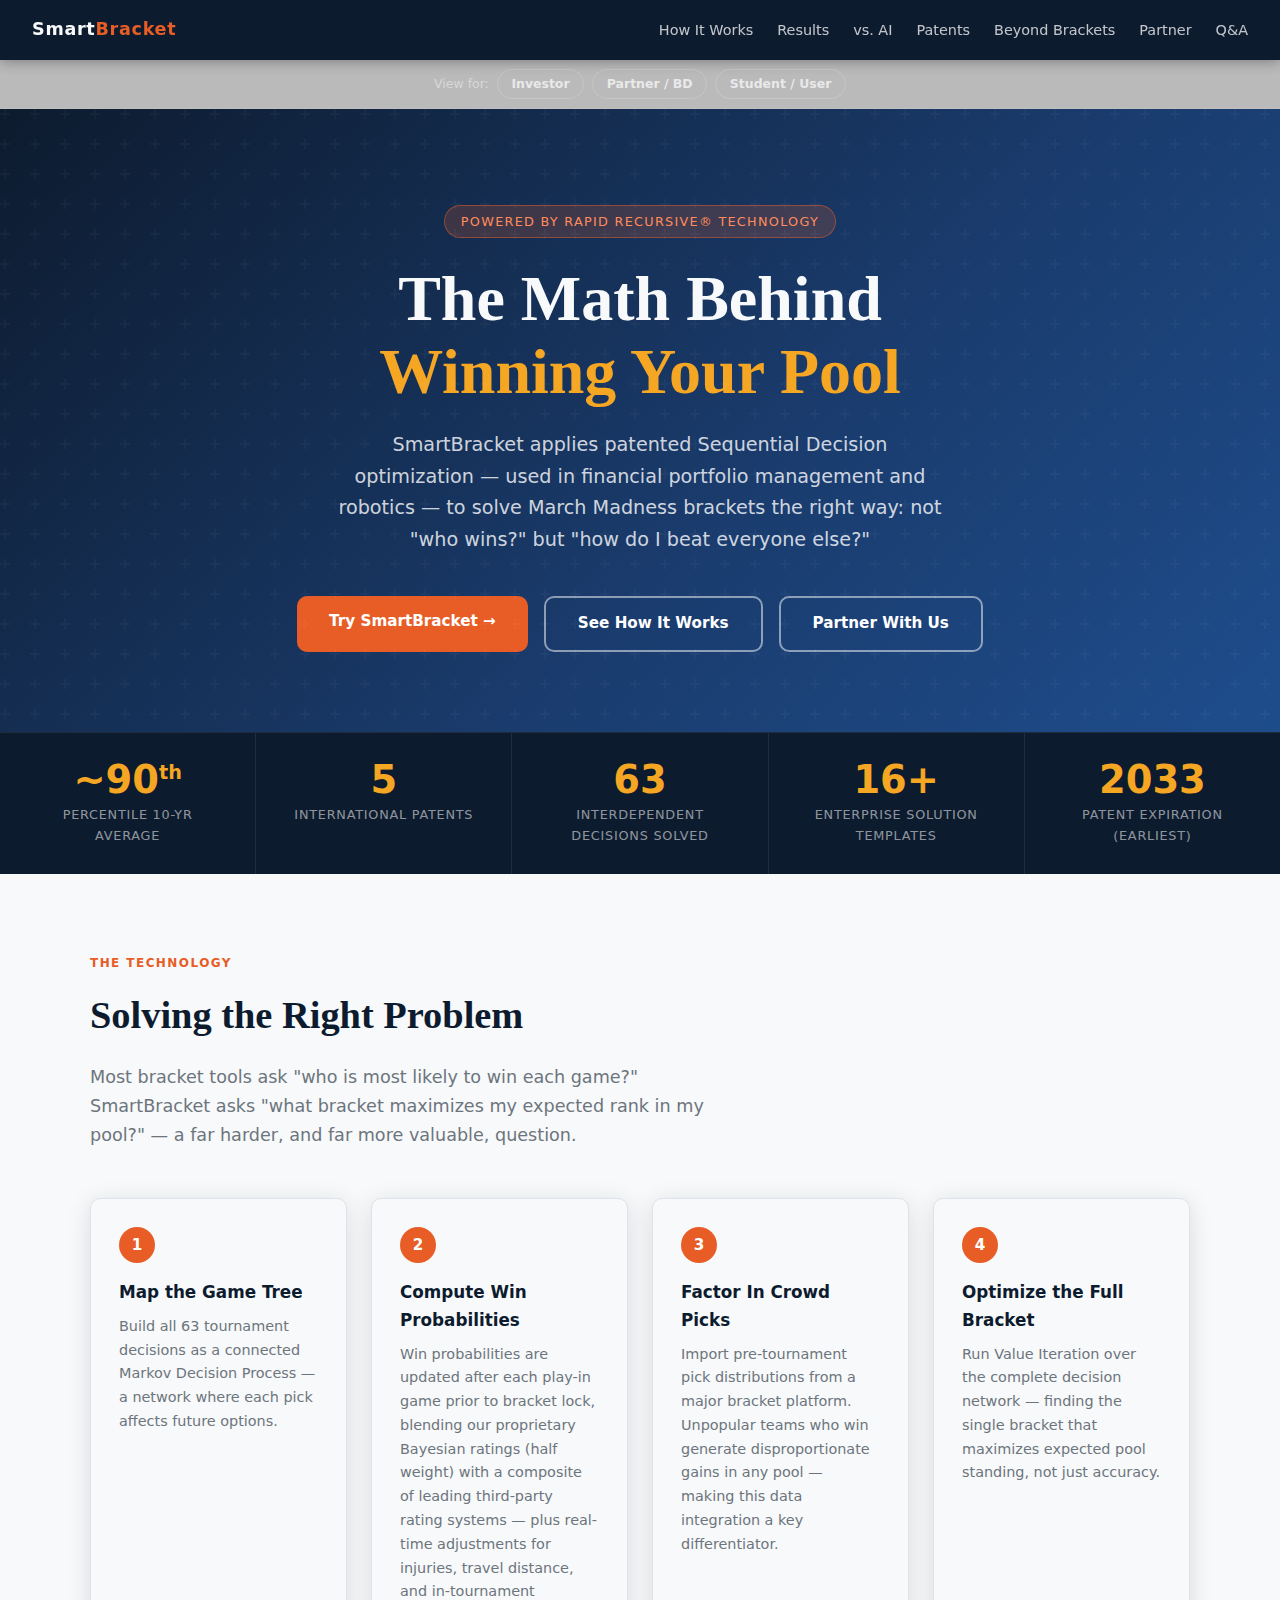
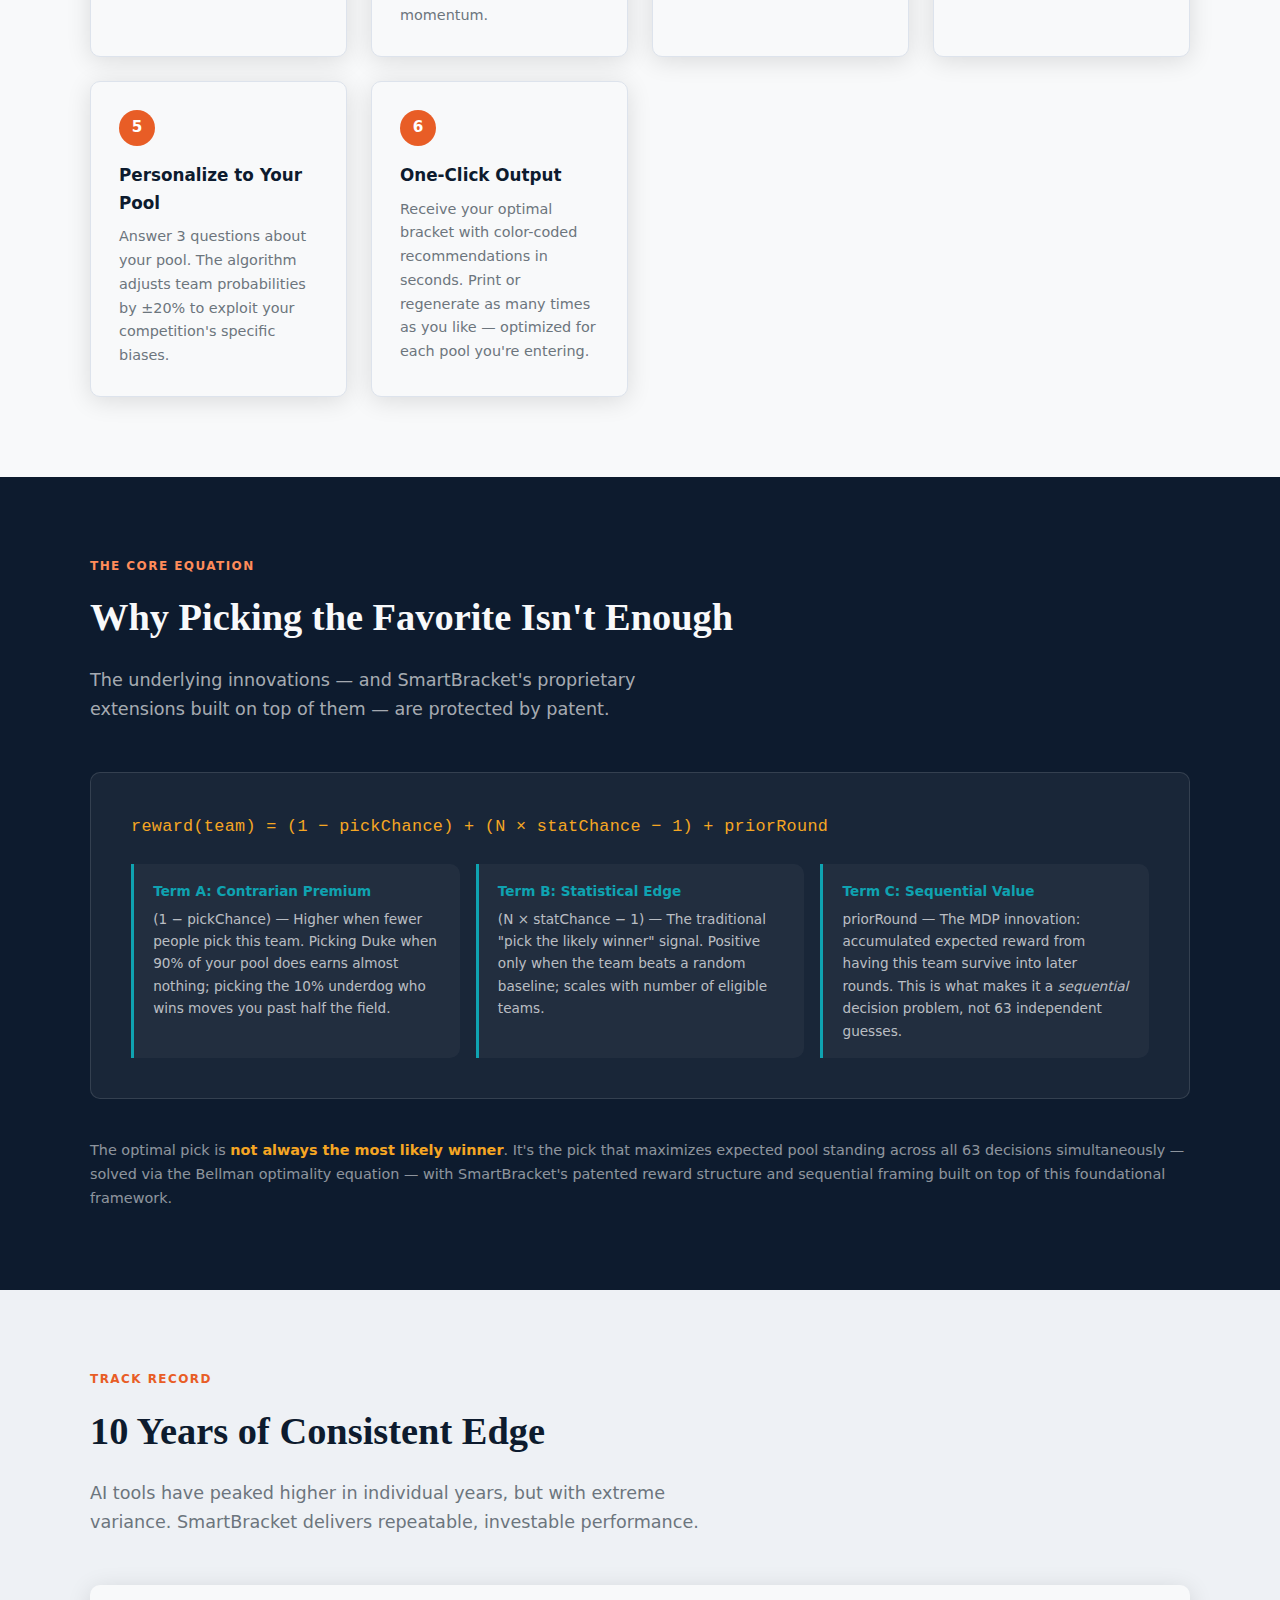
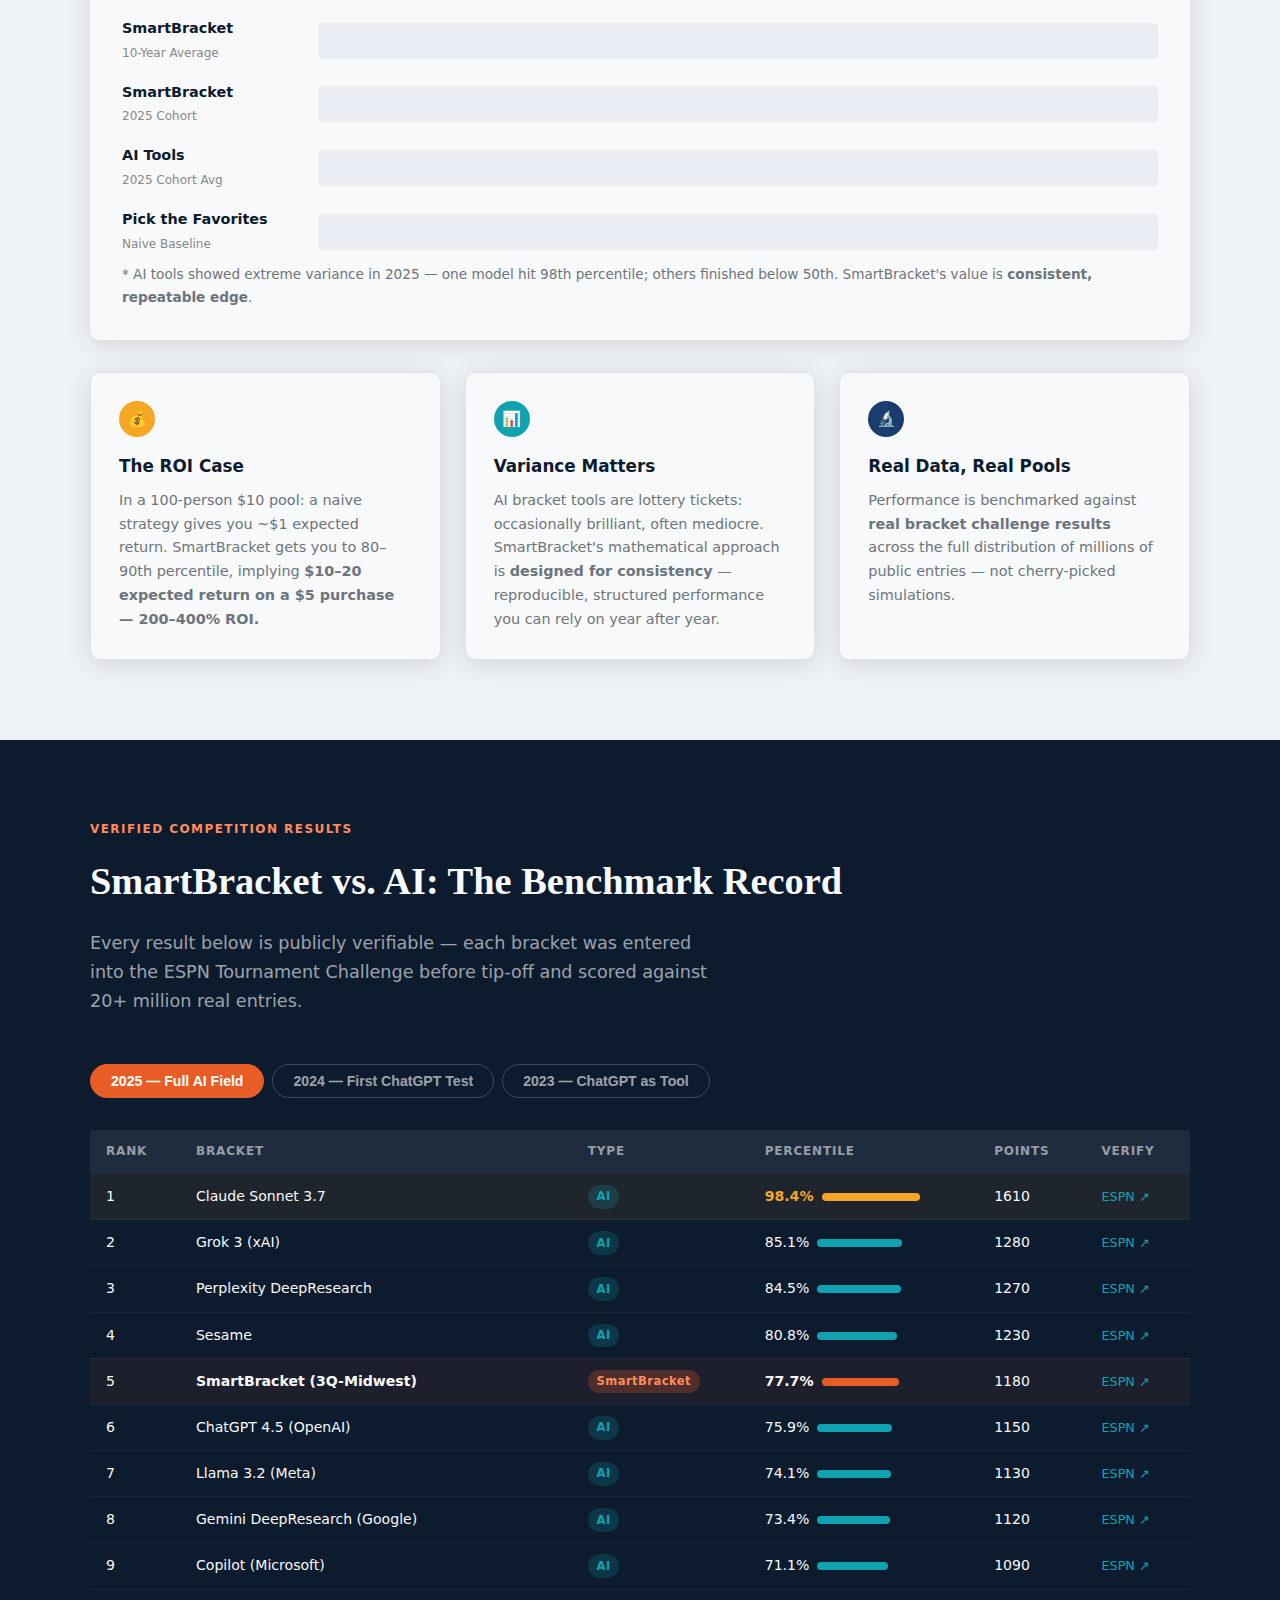
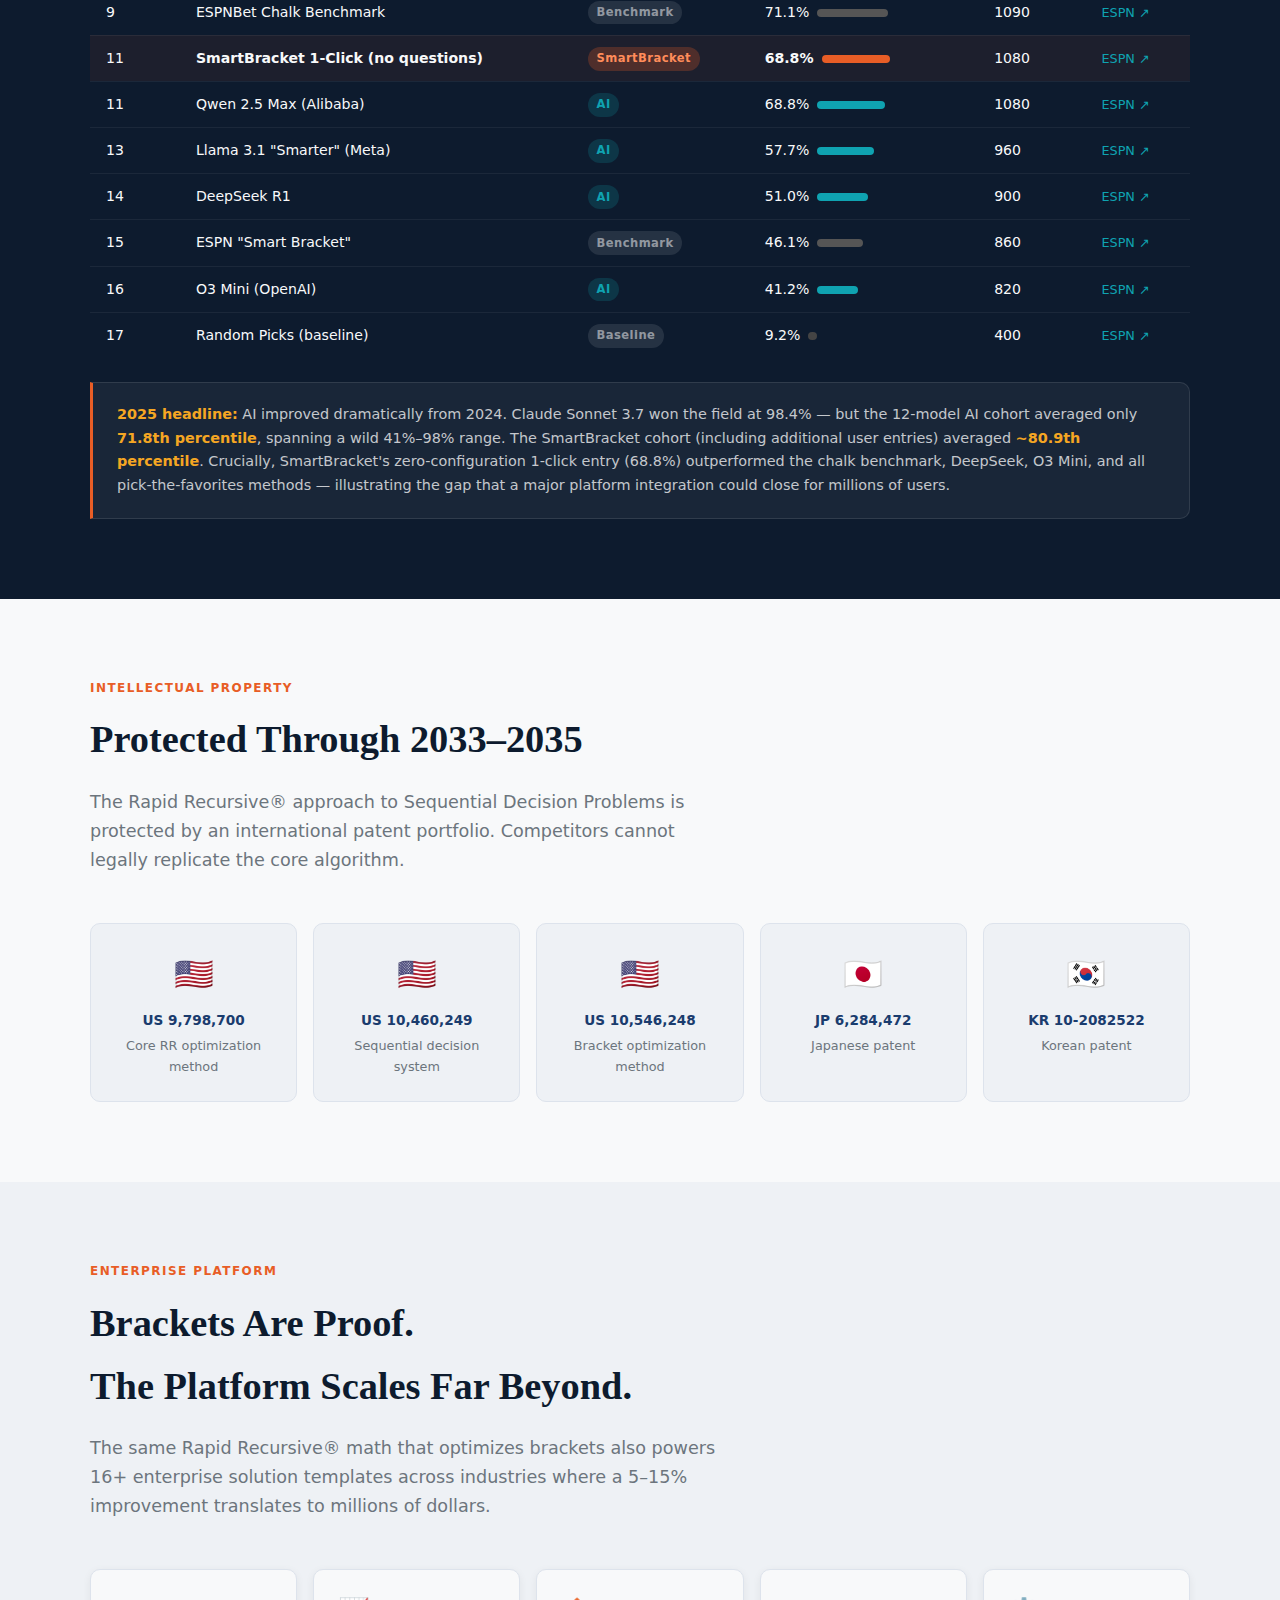
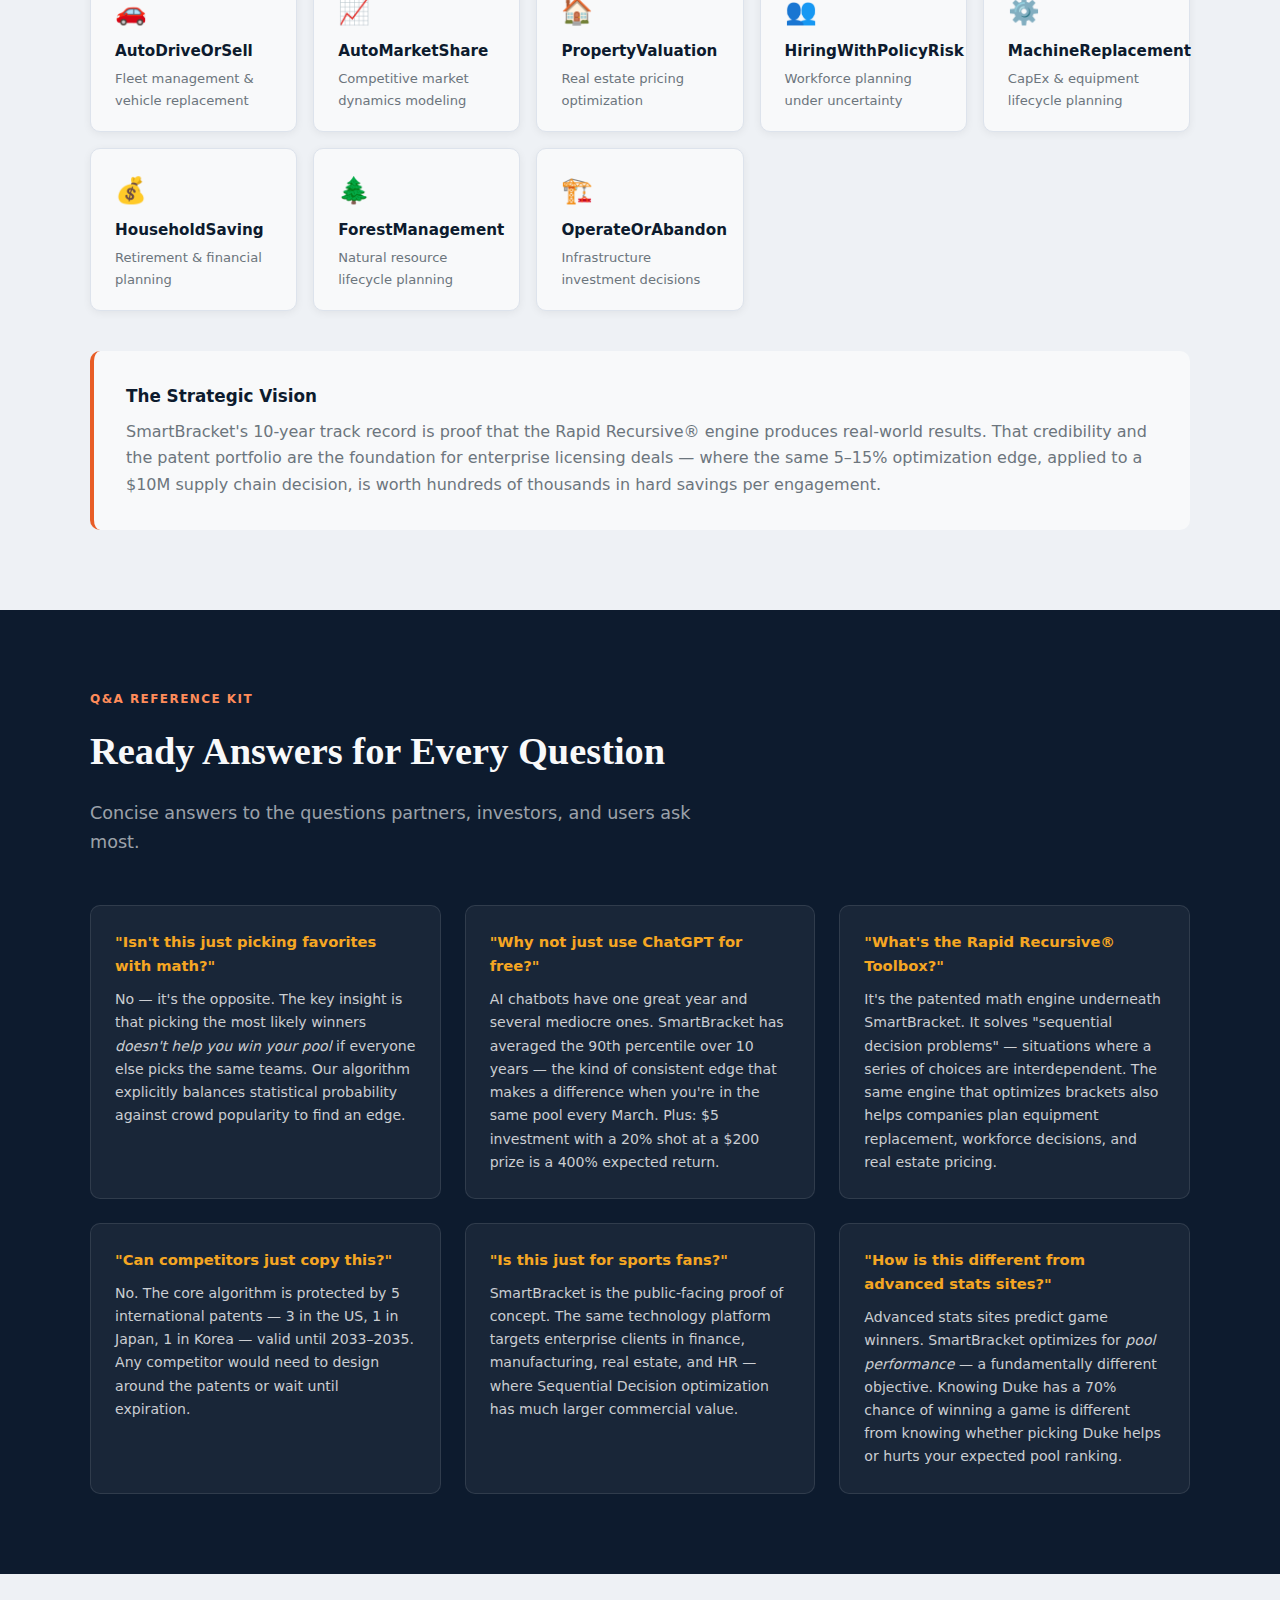
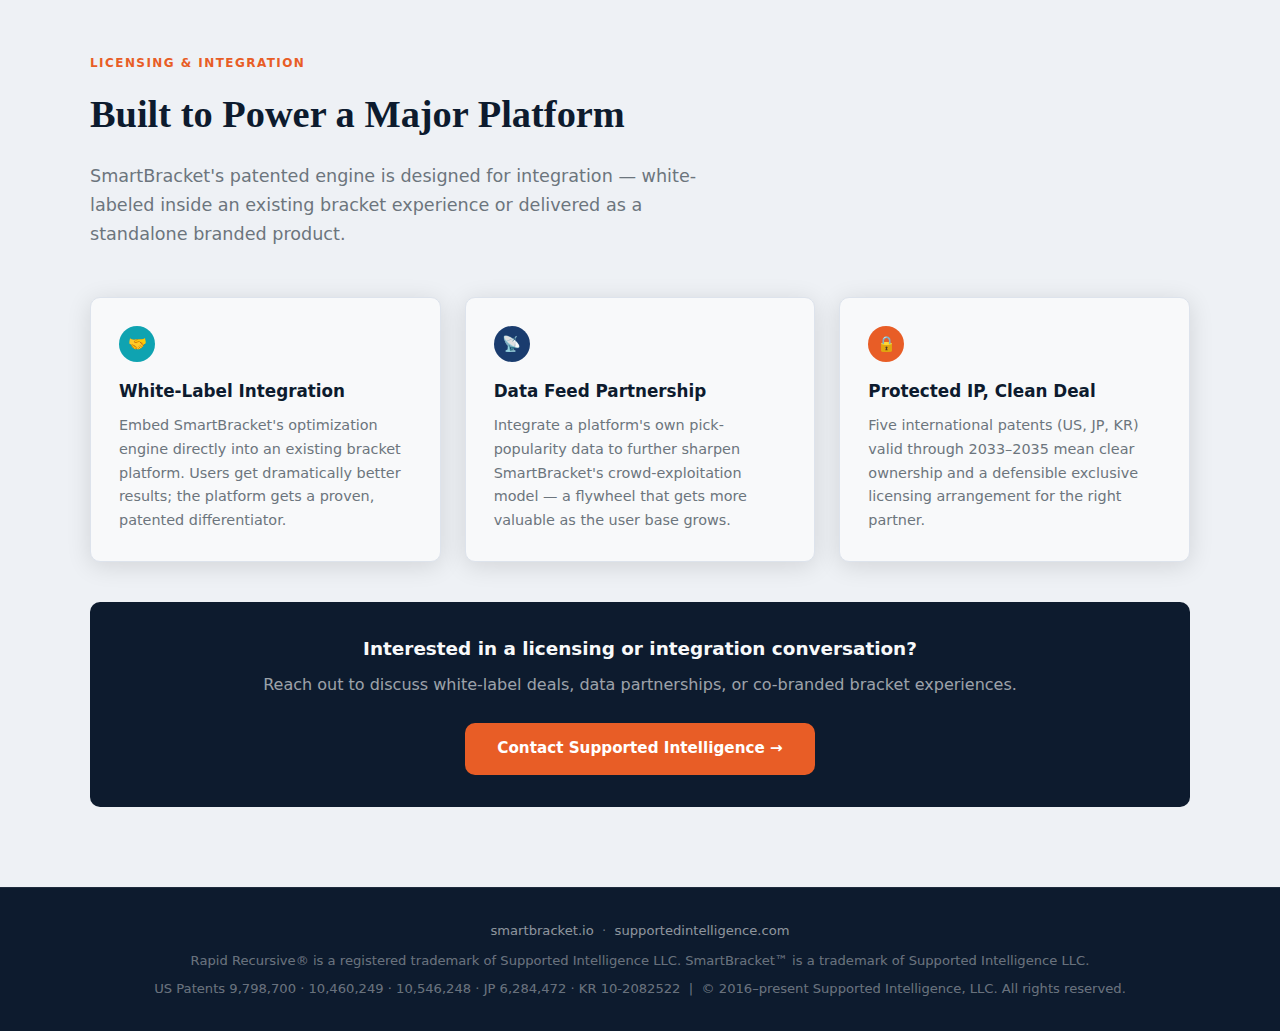
<file: Collateral/tech-showcase.html>
<!DOCTYPE html>
<html lang="en">
<head>
  <meta charset="UTF-8" />
  <meta name="viewport" content="width=device-width, initial-scale=1.0" />
  <title>SmartBracket — Tech Showcase</title>
  <style>
    /* ─── Design Tokens ─────────────────────────────────────── */
    :root {
      --navy:   #0d1b2e;
      --blue:   #1a3c6e;
      --accent: #e85d26;
      --gold:   #f5a623;
      --teal:   #0fa3b1;
      --white:  #f8f9fa;
      --gray:   #6c757d;
      --light:  #eef1f5;
      --font-head: 'Georgia', serif;
      --font-body: 'system-ui', -apple-system, sans-serif;
      --radius: 10px;
      --shadow: 0 4px 24px rgba(0,0,0,0.12);
    }
    *, *::before, *::after { box-sizing: border-box; margin: 0; padding: 0; }
    html { scroll-behavior: smooth; }
    body {
      font-family: var(--font-body);
      background: var(--white);
      color: var(--navy);
      line-height: 1.65;
    }

    /* ─── Nav ────────────────────────────────────────────────── */
    nav {
      position: sticky; top: 0; z-index: 100;
      background: var(--navy);
      display: flex; align-items: center; justify-content: space-between;
      padding: 0 2rem; height: 60px;
      box-shadow: 0 2px 12px rgba(0,0,0,0.3);
    }
    .nav-brand { color: var(--white); font-size: 1.1rem; font-weight: 700; letter-spacing: 0.04em; }
    .nav-brand span { color: var(--accent); }
    .nav-links { display: flex; gap: 1.5rem; list-style: none; }
    .nav-links a { color: rgba(255,255,255,0.75); text-decoration: none; font-size: 0.9rem; transition: color .2s; }
    .nav-links a:hover { color: var(--gold); }

    /* ─── AI Competition Table ───────────────────────────────── */
    .ai-section { background: var(--navy); color: var(--white); }
    .ai-section h2 { color: var(--white); }
    .ai-section .lead { color: rgba(255,255,255,0.6); }
    .ai-year-tabs { display: flex; gap: 0.5rem; margin-bottom: 2rem; flex-wrap: wrap; }
    .tab-btn {
      padding: 0.5rem 1.25rem;
      border-radius: 2rem;
      border: 1px solid rgba(255,255,255,0.2);
      background: transparent;
      color: rgba(255,255,255,0.6);
      font-size: 0.88rem; font-weight: 600;
      cursor: pointer; transition: all .2s;
      touch-action: manipulation;
    }
    .tab-btn.active, .tab-btn:hover { background: var(--accent); border-color: var(--accent); color: #fff; }
    .year-panel { display: none; }
    .year-panel.active { display: block; }
    .ai-table-wrap { overflow-x: auto; }
    table.ai-table {
      width: 100%; border-collapse: collapse;
      font-size: 0.88rem;
    }
    .ai-table th {
      background: rgba(255,255,255,0.08);
      color: rgba(255,255,255,0.55);
      text-transform: uppercase; letter-spacing: 0.07em; font-size: 0.75rem;
      padding: 0.75rem 1rem; text-align: left;
    }
    .ai-table td { padding: 0.65rem 1rem; border-bottom: 1px solid rgba(255,255,255,0.06); vertical-align: middle; }
    .ai-table tr:last-child td { border-bottom: none; }
    .ai-table tr:hover td { background: rgba(255,255,255,0.03); }
    .row-sb td { background: rgba(232,93,38,0.08); }
    .row-sb:hover td { background: rgba(232,93,38,0.14) !important; }
    .row-winner td { background: rgba(245,166,35,0.08); }
    .tag {
      display: inline-block;
      font-size: 0.72rem; font-weight: 700; letter-spacing: 0.04em;
      padding: 0.15rem 0.55rem; border-radius: 2rem;
    }
    .tag-sb { background: rgba(232,93,38,0.25); color: #ff8c5a; }
    .tag-ai { background: rgba(15,163,177,0.2); color: var(--teal); }
    .tag-bench { background: rgba(255,255,255,0.1); color: rgba(255,255,255,0.5); }
    .pct-bar-cell { min-width: 160px; }
    .mini-bar { height: 8px; border-radius: 4px; display: inline-block; vertical-align: middle; margin-left: 0.5rem; }
    .verify-link { color: var(--teal); text-decoration: none; font-size: 0.8rem; }
    .verify-link:hover { text-decoration: underline; }
    .ai-insight {
      margin-top: 1.5rem;
      background: rgba(255,255,255,0.05);
      border: 1px solid rgba(255,255,255,0.1);
      border-left: 3px solid var(--accent);
      border-radius: 0 var(--radius) var(--radius) 0;
      padding: 1.25rem 1.5rem;
      font-size: 0.9rem;
      color: rgba(255,255,255,0.75);
    }
    .ai-insight strong { color: var(--gold); }

    /* ─── Hero ───────────────────────────────────────────────── */
    .hero {
      background: linear-gradient(135deg, var(--navy) 0%, var(--blue) 60%, #1e4d8c 100%);
      color: var(--white);
      padding: 6rem 2rem 5rem;
      text-align: center;
      position: relative;
      overflow: hidden;
    }
    .hero::before {
      content: '';
      position: absolute; inset: 0;
      background: url("data:image/svg+xml,%3Csvg width='60' height='60' viewBox='0 0 60 60' xmlns='http://www.w3.org/2000/svg'%3E%3Cg fill='none' fill-rule='evenodd'%3E%3Cg fill='%23ffffff' fill-opacity='0.03'%3E%3Cpath d='M36 34v-4h-2v4h-4v2h4v4h2v-4h4v-2h-4zm0-30V0h-2v4h-4v2h4v4h2V6h4V4h-4zM6 34v-4H4v4H0v2h4v4h2v-4h4v-2H6zM6 4V0H4v4H0v2h4v4h2V6h4V4H6z'/%3E%3C/g%3E%3C/g%3E%3C/svg%3E");
      pointer-events: none;
    }
    .hero-eyebrow {
      display: inline-block;
      background: rgba(232,93,38,0.2);
      border: 1px solid rgba(232,93,38,0.5);
      color: #ff8c5a;
      font-size: 0.8rem;
      letter-spacing: 0.1em;
      text-transform: uppercase;
      padding: 0.3rem 1rem;
      border-radius: 2rem;
      margin-bottom: 1.5rem;
    }
    .hero h1 {
      font-family: var(--font-head);
      font-size: clamp(2.2rem, 5vw, 4rem);
      line-height: 1.15;
      margin-bottom: 1.25rem;
    }
    .hero h1 em { color: var(--gold); font-style: normal; }
    .hero p {
      font-size: 1.2rem;
      color: rgba(255,255,255,0.8);
      max-width: 620px;
      margin: 0 auto 2.5rem;
    }
    .hero-cta { display: flex; gap: 1rem; justify-content: center; flex-wrap: wrap; }
    .btn {
      display: inline-block;
      padding: 0.85rem 2rem;
      border-radius: var(--radius);
      font-weight: 600;
      font-size: 0.95rem;
      text-decoration: none;
      transition: transform .15s, box-shadow .15s;
      touch-action: manipulation;
    }
    .btn:hover { transform: translateY(-2px); box-shadow: 0 6px 20px rgba(0,0,0,0.2); }
    .btn-primary { background: var(--accent); color: #fff; }
    .btn-outline { background: transparent; border: 2px solid rgba(255,255,255,0.5); color: #fff; }

    /* ─── Stat Bar ───────────────────────────────────────────── */
    .stat-bar {
      background: var(--navy);
      border-top: 1px solid rgba(255,255,255,0.08);
      display: flex; flex-wrap: wrap; justify-content: center;
      gap: 0;
    }
    .stat-item {
      flex: 1; min-width: 160px;
      padding: 1.75rem 2rem;
      text-align: center;
      border-right: 1px solid rgba(255,255,255,0.08);
    }
    .stat-item:last-child { border-right: none; }
    .stat-number { font-size: 2.4rem; font-weight: 700; color: var(--gold); line-height: 1; }
    .stat-label { font-size: 0.8rem; color: rgba(255,255,255,0.55); text-transform: uppercase; letter-spacing: 0.06em; margin-top: 0.3rem; }

    /* ─── Section Layout ─────────────────────────────────────── */
    section { padding: 5rem 2rem; }
    .container { max-width: 1100px; margin: 0 auto; }
    .section-label {
      font-size: 0.75rem; font-weight: 700;
      color: var(--accent);
      text-transform: uppercase; letter-spacing: 0.12em;
      margin-bottom: 0.6rem;
    }
    h2 {
      font-family: var(--font-head);
      font-size: clamp(1.7rem, 3vw, 2.5rem);
      color: var(--navy);
      margin-bottom: 1rem;
    }
    .lead { font-size: 1.1rem; color: var(--gray); max-width: 640px; margin-bottom: 3rem; }

    /* ─── Algorithm Explainer ────────────────────────────────── */
    .steps { display: grid; grid-template-columns: repeat(auto-fit, minmax(240px, 1fr)); gap: 1.5rem; }
    .step {
      background: var(--white);
      border: 1px solid #dde3ec;
      border-radius: var(--radius);
      padding: 1.75rem;
      position: relative;
      box-shadow: var(--shadow);
      transition: transform .2s, box-shadow .2s;
    }
    .step:hover { transform: translateY(-4px); box-shadow: 0 8px 32px rgba(0,0,0,0.14); }
    .step-num {
      width: 36px; height: 36px;
      background: var(--accent);
      color: white;
      border-radius: 50%;
      display: flex; align-items: center; justify-content: center;
      font-weight: 700; font-size: 0.95rem;
      margin-bottom: 1rem;
    }
    .step h3 { font-size: 1.05rem; margin-bottom: 0.5rem; color: var(--navy); }
    .step p { font-size: 0.9rem; color: var(--gray); }

    /* ─── Equation Block ─────────────────────────────────────── */
    .equation-section { background: var(--navy); color: var(--white); }
    .equation-section h2 { color: var(--white); }
    .equation-section .lead { color: rgba(255,255,255,0.65); }
    .equation-card {
      background: rgba(255,255,255,0.05);
      border: 1px solid rgba(255,255,255,0.12);
      border-radius: var(--radius);
      padding: 2.5rem;
      font-family: 'Courier New', monospace;
      margin-bottom: 2.5rem;
    }
    .equation-card .eq-line {
      font-size: 1.05rem;
      color: var(--gold);
      margin-bottom: 1rem;
      letter-spacing: 0.02em;
    }
    .eq-terms { display: grid; grid-template-columns: repeat(auto-fit, minmax(220px, 1fr)); gap: 1rem; margin-top: 1.5rem; }
    .eq-term {
      background: rgba(255,255,255,0.04);
      border-left: 3px solid var(--teal);
      padding: 1rem 1.2rem;
      border-radius: 0 var(--radius) var(--radius) 0;
    }
    .eq-term-name { color: var(--teal); font-size: 0.85rem; font-weight: 700; margin-bottom: 0.3rem; font-family: var(--font-body); }
    .eq-term-desc { color: rgba(255,255,255,0.7); font-size: 0.85rem; font-family: var(--font-body); }

    /* ─── Performance Chart ──────────────────────────────────── */
    .perf-section { background: var(--light); }
    .chart-area {
      background: var(--white);
      border-radius: var(--radius);
      padding: 2rem;
      box-shadow: var(--shadow);
      margin-bottom: 2rem;
    }
    .bar-chart { display: flex; flex-direction: column; gap: 1rem; }
    .bar-row { display: flex; align-items: center; gap: 1rem; }
    .bar-label { width: 180px; font-size: 0.9rem; font-weight: 600; color: var(--navy); flex-shrink: 0; }
    .bar-outer {
      flex: 1; height: 36px;
      background: #e9edf3;
      border-radius: 4px;
      overflow: hidden;
      position: relative;
    }
    .bar-inner {
      height: 100%;
      border-radius: 4px;
      display: flex; align-items: center; justify-content: flex-end;
      padding-right: 0.6rem;
      font-size: 0.82rem; font-weight: 700; color: white;
      transition: width 1.4s cubic-bezier(0.4, 0, 0.2, 1);
    }
    .bar-sb { background: linear-gradient(90deg, #1a3c6e, #e85d26); }
    .bar-ai { background: linear-gradient(90deg, #444, #888); }
    .bar-naive { background: #bcc5d3; }
    .bar-perc { color: #555; }
    .perf-note { font-size: 0.85rem; color: var(--gray); margin-top: 0.5rem; }

    /* ─── Patent Block ───────────────────────────────────────── */
    .patent-grid { display: grid; grid-template-columns: repeat(auto-fit, minmax(200px, 1fr)); gap: 1rem; }
    .patent-card {
      background: var(--light);
      border: 1px solid #dde3ec;
      border-radius: var(--radius);
      padding: 1.5rem;
      text-align: center;
    }
    .patent-flag { font-size: 2rem; margin-bottom: 0.5rem; }
    .patent-id { font-size: 0.85rem; font-weight: 700; color: var(--blue); margin-bottom: 0.25rem; }
    .patent-desc { font-size: 0.8rem; color: var(--gray); }

    /* ─── Templates Grid ─────────────────────────────────────── */
    .template-grid { display: grid; grid-template-columns: repeat(auto-fit, minmax(200px, 1fr)); gap: 1rem; }
    .template-card {
      border: 1px solid #dde3ec;
      border-radius: var(--radius);
      padding: 1.25rem 1.5rem;
      background: var(--white);
      box-shadow: 0 2px 8px rgba(0,0,0,0.06);
      transition: border-color .2s, box-shadow .2s;
    }
    .template-card:hover { border-color: var(--teal); box-shadow: 0 4px 16px rgba(15,163,177,0.15); }
    .template-icon { font-size: 1.6rem; margin-bottom: 0.4rem; }
    .template-name { font-weight: 700; font-size: 0.95rem; color: var(--navy); margin-bottom: 0.25rem; }
    .template-use { font-size: 0.82rem; color: var(--gray); }

    /* ─── Ambassador Kit ─────────────────────────────────────── */
    .kit-section { background: var(--navy); color: var(--white); }
    .kit-section h2 { color: var(--white); }
    .kit-grid { display: grid; grid-template-columns: repeat(auto-fit, minmax(280px, 1fr)); gap: 1.5rem; }
    .qa-card {
      background: rgba(255,255,255,0.05);
      border: 1px solid rgba(255,255,255,0.1);
      border-radius: var(--radius);
      padding: 1.5rem;
    }
    .qa-q { color: var(--gold); font-weight: 700; font-size: 0.92rem; margin-bottom: 0.6rem; }
    .qa-a { color: rgba(255,255,255,0.78); font-size: 0.88rem; }

    /* ─── Footer ─────────────────────────────────────────────── */
    footer {
      background: var(--navy);
      border-top: 1px solid rgba(255,255,255,0.08);
      text-align: center;
      padding: 2rem;
      color: rgba(255,255,255,0.4);
      font-size: 0.82rem;
    }
    footer a { color: rgba(255,255,255,0.55); text-decoration: none; }
    footer a:hover { color: var(--gold); }

    /* ─── Persona Bar ────────────────────────────────────────── */
    .persona-bar { background: rgba(255,255,255,0.04); border-bottom: 1px solid rgba(255,255,255,0.08); display: flex; align-items: center; justify-content: center; gap: 0.5rem; padding: 0.55rem 1rem; flex-wrap: wrap; }
    .persona-bar span { font-size: 0.78rem; color: rgba(255,255,255,0.45); }
    .persona-pill { display: inline-block; font-size: 0.78rem; font-weight: 600; padding: 0.25rem 0.85rem; border-radius: 2rem; border: 1px solid rgba(255,255,255,0.18); text-decoration: none; color: rgba(255,255,255,0.7); background: transparent; transition: all .2s; }
    .persona-pill:hover { border-color: var(--gold); color: var(--gold); }

    @media (max-width: 640px) {
      .stat-item { min-width: 50%; border-right: none; border-bottom: 1px solid rgba(255,255,255,0.08); }
      .bar-label { width: 130px; }
      nav .nav-links { display: none; }
    }
  </style>
</head>
<body>

<!-- ── Nav ───────────────────────────────────────────────────── -->
<nav>
  <div class="nav-brand">Smart<span>Bracket</span></div>
  <ul class="nav-links">
    <li><a href="#algorithm">How It Works</a></li>
    <li><a href="#performance">Results</a></li>
    <li><a href="#ai-competition">vs. AI</a></li>
    <li><a href="#patents">Patents</a></li>
    <li><a href="#beyond">Beyond Brackets</a></li>
    <li><a href="#partnership">Partner</a></li>
    <li><a href="#ambassador">Q&amp;A</a></li>
  </ul>
</nav>

<!-- ── Persona Bar ────────────────────────────────────────────── -->
<div class="persona-bar" style="background:rgba(0,0,0,0.25);">
  <span>View for:</span>
  <a href="investor.html" class="persona-pill">Investor</a>
  <a href="partner.html" class="persona-pill">Partner / BD</a>
  <a href="student.html" class="persona-pill">Student / User</a>
</div>

<!-- ── Hero ──────────────────────────────────────────────────── -->
<section class="hero">
  <div class="hero-eyebrow">Powered by Rapid Recursive® Technology</div>
  <h1>The Math Behind<br><em>Winning Your Pool</em></h1>
  <p>SmartBracket applies patented Sequential Decision optimization — used in financial portfolio management and robotics — to solve March Madness brackets the right way: not "who wins?" but "how do I beat everyone else?"</p>
  <div class="hero-cta">
    <a href="https://smartbracket.io" class="btn btn-primary" target="_blank" rel="noopener">Try SmartBracket →</a>
    <a href="#algorithm" class="btn btn-outline">See How It Works</a>
    <a href="#partnership" class="btn btn-outline">Partner With Us</a>
  </div>
</section>

<!-- ── Stat Bar ───────────────────────────────────────────────── -->
<div class="stat-bar">
  <div class="stat-item">
    <div class="stat-number">~90<sup style="font-size:1.2rem">th</sup></div>
    <div class="stat-label">Percentile 10-Yr Average</div>
  </div>
  <div class="stat-item">
    <div class="stat-number">5</div>
    <div class="stat-label">International Patents</div>
  </div>
  <div class="stat-item">
    <div class="stat-number">63</div>
    <div class="stat-label">Interdependent Decisions Solved</div>
  </div>
  <div class="stat-item">
    <div class="stat-number">16+</div>
    <div class="stat-label">Enterprise Solution Templates</div>
  </div>
  <div class="stat-item">
    <div class="stat-number">2033</div>
    <div class="stat-label">Patent Expiration (earliest)</div>
  </div>
</div>

<!-- ── Algorithm ─────────────────────────────────────────────── -->
<section id="algorithm">
  <div class="container">
    <div class="section-label">The Technology</div>
    <h2>Solving the Right Problem</h2>
    <p class="lead">Most bracket tools ask "who is most likely to win each game?" SmartBracket asks "what bracket maximizes my expected rank in my pool?" — a far harder, and far more valuable, question.</p>

    <div class="steps">
      <div class="step">
        <div class="step-num">1</div>
        <h3>Map the Game Tree</h3>
        <p>Build all 63 tournament decisions as a connected Markov Decision Process — a network where each pick affects future options.</p>
      </div>
      <div class="step">
        <div class="step-num">2</div>
        <h3>Compute Win Probabilities</h3>
        <p>Win probabilities are updated after each play-in game prior to bracket lock, blending our proprietary Bayesian ratings (half weight) with a composite of leading third-party rating systems — plus real-time adjustments for injuries, travel distance, and in-tournament momentum.</p>
      </div>
      <div class="step">
        <div class="step-num">3</div>
        <h3>Factor In Crowd Picks</h3>
        <p>Import pre-tournament pick distributions from a major bracket platform. Unpopular teams who win generate disproportionate gains in any pool — making this data integration a key differentiator.</p>
      </div>
      <div class="step">
        <div class="step-num">4</div>
        <h3>Optimize the Full Bracket</h3>
        <p>Run Value Iteration over the complete decision network — finding the single bracket that maximizes expected pool standing, not just accuracy.</p>
      </div>
      <div class="step">
        <div class="step-num">5</div>
        <h3>Personalize to Your Pool</h3>
        <p>Answer 3 questions about your pool. The algorithm adjusts team probabilities by ±20% to exploit your competition's specific biases.</p>
      </div>
      <div class="step">
        <div class="step-num">6</div>
        <h3>One-Click Output</h3>
        <p>Receive your optimal bracket with color-coded recommendations in seconds. Print or regenerate as many times as you like — optimized for each pool you're entering.</p>
      </div>
    </div>
  </div>
</section>

<!-- ── Equation ───────────────────────────────────────────────── -->
<section class="equation-section" id="equation">
  <div class="container">
    <div class="section-label" style="color:#ff8c5a">The Core Equation</div>
    <h2>Why Picking the Favorite Isn't Enough</h2>
    <p class="lead">The underlying innovations — and SmartBracket's proprietary extensions built on top of them — are protected by patent.</p>

    <div class="equation-card">
      <div class="eq-line">reward(team) = (1 − pickChance) + (N × statChance − 1) + priorRound</div>
      <div class="eq-terms">
        <div class="eq-term">
          <div class="eq-term-name">Term A: Contrarian Premium</div>
          <div class="eq-term-desc">(1 − pickChance) — Higher when fewer people pick this team. Picking Duke when 90% of your pool does earns almost nothing; picking the 10% underdog who wins moves you past half the field.</div>
        </div>
        <div class="eq-term">
          <div class="eq-term-name">Term B: Statistical Edge</div>
          <div class="eq-term-desc">(N × statChance − 1) — The traditional "pick the likely winner" signal. Positive only when the team beats a random baseline; scales with number of eligible teams.</div>
        </div>
        <div class="eq-term">
          <div class="eq-term-name">Term C: Sequential Value</div>
          <div class="eq-term-desc">priorRound — The MDP innovation: accumulated expected reward from having this team survive into later rounds. This is what makes it a <em>sequential</em> decision problem, not 63 independent guesses.</div>
        </div>
      </div>
    </div>

    <p style="color:rgba(255,255,255,0.55); font-size:0.9rem;">The optimal pick is <strong style="color:var(--gold)">not always the most likely winner</strong>. It's the pick that maximizes expected pool standing across all 63 decisions simultaneously — solved via the Bellman optimality equation — with SmartBracket's patented reward structure and sequential framing built on top of this foundational framework.</p>
  </div>
</section>

<!-- ── Performance ────────────────────────────────────────────── -->
<section id="performance" class="perf-section">
  <div class="container">
    <div class="section-label">Track Record</div>
    <h2>10 Years of Consistent Edge</h2>
    <p class="lead">AI tools have peaked higher in individual years, but with extreme variance. SmartBracket delivers repeatable, investable performance.</p>

    <div class="chart-area">
      <div class="bar-chart">
        <div class="bar-row">
          <div class="bar-label">SmartBracket<br><small style="font-weight:400;color:#888">10-Year Average</small></div>
          <div class="bar-outer">
            <div class="bar-inner bar-sb" style="width: 90%;">90th percentile</div>
          </div>
        </div>
        <div class="bar-row">
          <div class="bar-label">SmartBracket<br><small style="font-weight:400;color:#888">2025 Cohort</small></div>
          <div class="bar-outer">
            <div class="bar-inner bar-sb" style="width: 80.9%;">80.9th percentile</div>
          </div>
        </div>
        <div class="bar-row">
          <div class="bar-label">AI Tools<br><small style="font-weight:400;color:#888">2025 Cohort Avg</small></div>
          <div class="bar-outer">
            <div class="bar-inner bar-ai" style="width: 71.8%;">71.8th percentile</div>
          </div>
        </div>
        <div class="bar-row">
          <div class="bar-label">Pick the Favorites<br><small style="font-weight:400;color:#888">Naive Baseline</small></div>
          <div class="bar-outer">
            <div class="bar-inner bar-naive bar-perc" style="width: 50%; background:#bcc5d3;">~50th percentile</div>
          </div>
        </div>
      </div>
      <p class="perf-note">* AI tools showed extreme variance in 2025 — one model hit 98th percentile; others finished below 50th. SmartBracket's value is <strong>consistent, repeatable edge</strong>.</p>
    </div>

    <div class="steps" style="margin-top:0">
      <div class="step">
        <div class="step-num" style="background: var(--gold); color: var(--navy);">💰</div>
        <h3>The ROI Case</h3>
        <p>In a 100-person $10 pool: a naive strategy gives you ~$1 expected return. SmartBracket gets you to 80–90th percentile, implying <strong>$10–20 expected return on a $5 purchase — 200–400% ROI.</strong></p>
      </div>
      <div class="step">
        <div class="step-num" style="background: var(--teal);">📊</div>
        <h3>Variance Matters</h3>
        <p>AI bracket tools are lottery tickets: occasionally brilliant, often mediocre. SmartBracket's mathematical approach is <strong>designed for consistency</strong> — reproducible, structured performance you can rely on year after year.</p>
      </div>
      <div class="step">
        <div class="step-num" style="background: var(--blue);">🔬</div>
        <h3>Real Data, Real Pools</h3>
        <p>Performance is benchmarked against <strong>real bracket challenge results</strong> across the full distribution of millions of public entries — not cherry-picked simulations.</p>
      </div>
    </div>
  </div>
</section>

<!-- ── AI Competition ─────────────────────────────────────────── -->
<section id="ai-competition" class="ai-section">
  <div class="container">
    <div class="section-label" style="color:#ff8c5a">Verified Competition Results</div>
    <h2>SmartBracket vs. AI: The Benchmark Record</h2>
    <p class="lead">Every result below is publicly verifiable — each bracket was entered into the ESPN Tournament Challenge before tip-off and scored against 20+ million real entries.</p>

    <div class="ai-year-tabs">
      <button class="tab-btn active" onclick="showYear('y2025',this)">2025 — Full AI Field</button>
      <button class="tab-btn" onclick="showYear('y2024',this)">2024 — First ChatGPT Test</button>
      <button class="tab-btn" onclick="showYear('y2023',this)">2023 — ChatGPT as Tool</button>
    </div>

    <!-- 2025 -->
    <div class="year-panel active" id="y2025">
      <div class="ai-table-wrap">
        <table class="ai-table">
          <thead>
            <tr>
              <th>Rank</th>
              <th>Bracket</th>
              <th>Type</th>
              <th>Percentile</th>
              <th>Points</th>
              <th>Verify</th>
            </tr>
          </thead>
          <tbody>
            <tr class="row-winner">
              <td>1</td>
              <td>Claude Sonnet 3.7</td>
              <td><span class="tag tag-ai">AI</span></td>
              <td><span style="color:var(--gold);font-weight:700">98.4%</span><span class="mini-bar" style="width:98px;background:var(--gold)"></span></td>
              <td>1610</td>
              <td><a class="verify-link" href="https://fantasy.espn.com/games/tournament-challenge-bracket-2025/bracket?id=088d7d70-039b-11f0-8546-f1c95cf89588" target="_blank">ESPN ↗</a></td>
            </tr>
            <tr>
              <td>2</td>
              <td>Grok 3 (xAI)</td>
              <td><span class="tag tag-ai">AI</span></td>
              <td>85.1%<span class="mini-bar" style="width:85px;background:var(--teal)"></span></td>
              <td>1280</td>
              <td><a class="verify-link" href="https://fantasy.espn.com/games/tournament-challenge-bracket-2025/bracket?id=78b9a8f0-036c-11f0-b736-1f0403741a26" target="_blank">ESPN ↗</a></td>
            </tr>
            <tr>
              <td>3</td>
              <td>Perplexity DeepResearch</td>
              <td><span class="tag tag-ai">AI</span></td>
              <td>84.5%<span class="mini-bar" style="width:84px;background:var(--teal)"></span></td>
              <td>1270</td>
              <td><a class="verify-link" href="https://fantasy.espn.com/games/tournament-challenge-bracket-2025/bracket?id=2070b7b0-038f-11f0-9660-0d52d3605833" target="_blank">ESPN ↗</a></td>
            </tr>
            <tr>
              <td>4</td>
              <td>Sesame</td>
              <td><span class="tag tag-ai">AI</span></td>
              <td>80.8%<span class="mini-bar" style="width:80px;background:var(--teal)"></span></td>
              <td>1230</td>
              <td><a class="verify-link" href="https://fantasy.espn.com/games/tournament-challenge-bracket-2025/bracket?id=0c523ab0-03a8-11f0-a871-a9e19a93519d" target="_blank">ESPN ↗</a></td>
            </tr>
            <tr class="row-sb">
              <td>5</td>
              <td><strong>SmartBracket (3Q-Midwest)</strong></td>
              <td><span class="tag tag-sb">SmartBracket</span></td>
              <td><strong>77.7%</strong><span class="mini-bar" style="width:77px;background:var(--accent)"></span></td>
              <td>1180</td>
              <td><a class="verify-link" href="https://fantasy.espn.com/games/tournament-challenge-bracket-2025/bracket?id=6e9565c0-0507-11f0-9da0-0b02cce4e84e" target="_blank">ESPN ↗</a></td>
            </tr>
            <tr>
              <td>6</td>
              <td>ChatGPT 4.5 (OpenAI)</td>
              <td><span class="tag tag-ai">AI</span></td>
              <td>75.9%<span class="mini-bar" style="width:75px;background:var(--teal)"></span></td>
              <td>1150</td>
              <td><a class="verify-link" href="https://fantasy.espn.com/games/tournament-challenge-bracket-2025/bracket?id=af5a4a60-0509-11f0-90b9-91b7228049d4" target="_blank">ESPN ↗</a></td>
            </tr>
            <tr>
              <td>7</td>
              <td>Llama 3.2 (Meta)</td>
              <td><span class="tag tag-ai">AI</span></td>
              <td>74.1%<span class="mini-bar" style="width:74px;background:var(--teal)"></span></td>
              <td>1130</td>
              <td><a class="verify-link" href="https://fantasy.espn.com/games/tournament-challenge-bracket-2025/bracket?id=7399d040-03a6-11f0-a7ca-e106f190990a" target="_blank">ESPN ↗</a></td>
            </tr>
            <tr>
              <td>8</td>
              <td>Gemini DeepResearch (Google)</td>
              <td><span class="tag tag-ai">AI</span></td>
              <td>73.4%<span class="mini-bar" style="width:73px;background:var(--teal)"></span></td>
              <td>1120</td>
              <td><a class="verify-link" href="https://fantasy.espn.com/games/tournament-challenge-bracket-2025/bracket?id=a1f70b40-03a3-11f0-8bf2-0d08b8cd5e88" target="_blank">ESPN ↗</a></td>
            </tr>
            <tr>
              <td>9</td>
              <td>Copilot (Microsoft)</td>
              <td><span class="tag tag-ai">AI</span></td>
              <td>71.1%<span class="mini-bar" style="width:71px;background:var(--teal)"></span></td>
              <td>1090</td>
              <td><a class="verify-link" href="https://fantasy.espn.com/games/tournament-challenge-bracket-2025/bracket?id=59a1ec00-03a0-11f0-97cf-4d4edd8a0553" target="_blank">ESPN ↗</a></td>
            </tr>
            <tr>
              <td>9</td>
              <td>ESPNBet Chalk Benchmark</td>
              <td><span class="tag tag-bench">Benchmark</span></td>
              <td>71.1%<span class="mini-bar" style="width:71px;background:#555"></span></td>
              <td>1090</td>
              <td><a class="verify-link" href="https://fantasy.espn.com/games/tournament-challenge-bracket-2025/bracket?id=fe81d770-059a-11f0-90b9-91b7228049d4" target="_blank">ESPN ↗</a></td>
            </tr>
            <tr class="row-sb">
              <td>11</td>
              <td><strong>SmartBracket 1-Click (no questions)</strong></td>
              <td><span class="tag tag-sb">SmartBracket</span></td>
              <td><strong>68.8%</strong><span class="mini-bar" style="width:68px;background:var(--accent)"></span></td>
              <td>1080</td>
              <td><a class="verify-link" href="https://fantasy.espn.com/games/tournament-challenge-bracket-2025/bracket?id=5fc3ef40-0362-11f0-8c36-d58fad34d9c5" target="_blank">ESPN ↗</a></td>
            </tr>
            <tr>
              <td>11</td>
              <td>Qwen 2.5 Max (Alibaba)</td>
              <td><span class="tag tag-ai">AI</span></td>
              <td>68.8%<span class="mini-bar" style="width:68px;background:var(--teal)"></span></td>
              <td>1080</td>
              <td><a class="verify-link" href="https://fantasy.espn.com/games/tournament-challenge-bracket-2025/bracket?id=118150a0-03a5-11f0-9463-77c1b3b91f5d" target="_blank">ESPN ↗</a></td>
            </tr>
            <tr>
              <td>13</td>
              <td>Llama 3.1 "Smarter" (Meta)</td>
              <td><span class="tag tag-ai">AI</span></td>
              <td>57.7%<span class="mini-bar" style="width:57px;background:var(--teal)"></span></td>
              <td>960</td>
              <td><a class="verify-link" href="https://fantasy.espn.com/games/tournament-challenge-bracket-2025/bracket?id=bc431010-0403-11f0-91fa-0d7c27f5419d" target="_blank">ESPN ↗</a></td>
            </tr>
            <tr>
              <td>14</td>
              <td>DeepSeek R1</td>
              <td><span class="tag tag-ai">AI</span></td>
              <td>51.0%<span class="mini-bar" style="width:51px;background:var(--teal)"></span></td>
              <td>900</td>
              <td><a class="verify-link" href="https://fantasy.espn.com/games/tournament-challenge-bracket-2025/bracket?id=ffd89190-039c-11f0-ba45-49b7dff8a965" target="_blank">ESPN ↗</a></td>
            </tr>
            <tr>
              <td>15</td>
              <td>ESPN "Smart Bracket"</td>
              <td><span class="tag tag-bench">Benchmark</span></td>
              <td>46.1%<span class="mini-bar" style="width:46px;background:#555"></span></td>
              <td>860</td>
              <td><a class="verify-link" href="https://fantasy.espn.com/games/tournament-challenge-bracket-2025/bracket?id=ac56ca20-0363-11f0-84f8-cdf5d0ec647c" target="_blank">ESPN ↗</a></td>
            </tr>
            <tr>
              <td>16</td>
              <td>O3 Mini (OpenAI)</td>
              <td><span class="tag tag-ai">AI</span></td>
              <td>41.2%<span class="mini-bar" style="width:41px;background:var(--teal)"></span></td>
              <td>820</td>
              <td><a class="verify-link" href="https://fantasy.espn.com/games/tournament-challenge-bracket-2025/bracket?id=3e599620-039e-11f0-b3ff-f56ba6ce6f00" target="_blank">ESPN ↗</a></td>
            </tr>
            <tr>
              <td>17</td>
              <td>Random Picks (baseline)</td>
              <td><span class="tag tag-bench">Baseline</span></td>
              <td>9.2%<span class="mini-bar" style="width:9px;background:#444"></span></td>
              <td>400</td>
              <td><a class="verify-link" href="https://fantasy.espn.com/games/tournament-challenge-bracket-2025/bracket?id=2c5a5da0-058e-11f0-aec6-613318abc548" target="_blank">ESPN ↗</a></td>
            </tr>
          </tbody>
        </table>
      </div>
      <div class="ai-insight">
        <strong>2025 headline:</strong> AI improved dramatically from 2024. Claude Sonnet 3.7 won the field at 98.4% — but the 12-model AI cohort averaged only <strong>71.8th percentile</strong>, spanning a wild 41%–98% range. The SmartBracket cohort (including additional user entries) averaged <strong>~80.9th percentile</strong>. Crucially, SmartBracket's zero-configuration 1-click entry (68.8%) outperformed the chalk benchmark, DeepSeek, O3 Mini, and all pick-the-favorites methods — illustrating the gap that a major platform integration could close for millions of users.
      </div>
    </div>

    <!-- 2024 -->
    <div class="year-panel" id="y2024">
      <div class="ai-table-wrap">
        <table class="ai-table">
          <thead>
            <tr><th>Bracket</th><th>Type</th><th>Percentile</th><th>Points</th><th>Verify</th></tr>
          </thead>
          <tbody>
            <tr class="row-sb">
              <td><strong>SmartBracket National</strong></td>
              <td><span class="tag tag-sb">SmartBracket</span></td>
              <td><strong style="color:var(--gold)">97.4%</strong><span class="mini-bar" style="width:97px;background:var(--accent)"></span></td>
              <td>1360</td>
              <td><a class="verify-link" href="https://fantasy.espn.com/games/tournament-challenge-bracket-2024/bracket?id=9d17ed90-e713-11ee-beae-9167d93d8668" target="_blank">ESPN ↗</a></td>
            </tr>
            <tr class="row-sb">
              <td><strong>SmartBracket (Popular benchmark)</strong></td>
              <td><span class="tag tag-sb">SmartBracket</span></td>
              <td><strong>93.8%</strong><span class="mini-bar" style="width:93px;background:var(--accent)"></span></td>
              <td>1230</td>
              <td><a class="verify-link" href="https://fantasy.espn.com/games/tournament-challenge-bracket-2024/bracket?id=0fcc6310-e710-11ee-b28c-c51af1c3e59d" target="_blank">ESPN ↗</a></td>
            </tr>
            <tr class="row-sb">
              <td><strong>SmartBracket (Chalk benchmark)</strong></td>
              <td><span class="tag tag-sb">SmartBracket</span></td>
              <td><strong>92.3%</strong><span class="mini-bar" style="width:92px;background:var(--accent)"></span></td>
              <td>1210</td>
              <td><a class="verify-link" href="https://fantasy.espn.com/games/tournament-challenge-bracket-2024/bracket?id=2bcbb440-e70f-11ee-bca9-5d575cbafbe6" target="_blank">ESPN ↗</a></td>
            </tr>
            <tr class="row-sb">
              <td><strong>SmartBracket (Personal)</strong></td>
              <td><span class="tag tag-sb">SmartBracket</span></td>
              <td><strong>89.6%</strong><span class="mini-bar" style="width:89px;background:var(--accent)"></span></td>
              <td>1200</td>
              <td><a class="verify-link" href="https://fantasy.espn.com/games/tournament-challenge-bracket-2024/bracket?id=ab1007f0-e62f-11ee-8d16-4bef1c6940d3" target="_blank">ESPN ↗</a></td>
            </tr>
            <tr>
              <td>ChatGPT (first standalone AI test)</td>
              <td><span class="tag tag-ai">AI</span></td>
              <td style="color:#ff6b6b">45.7%<span class="mini-bar" style="width:45px;background:#666"></span></td>
              <td>630</td>
              <td><a class="verify-link" href="https://fantasy.espn.com/games/tournament-challenge-bracket-2024/bracket?id=09a97540-e729-11ee-b2a2-d165ed155245" target="_blank">ESPN ↗</a></td>
            </tr>
          </tbody>
        </table>
      </div>
      <div class="ai-insight">
        <strong>2024 headline:</strong> ChatGPT was tested as a standalone bracket predictor for the first time. It finished at the <strong>45.7th percentile</strong> — below the average ESPN entrant. SmartBracket's best bracket hit <strong>97.4%</strong>. The gap was 51.7 percentile points. This was the year AI hype met bracket reality.
      </div>
    </div>

    <!-- 2023 -->
    <div class="year-panel" id="y2023">
      <div class="ai-table-wrap">
        <table class="ai-table">
          <thead>
            <tr><th>Bracket</th><th>Type</th><th>Percentile</th><th>Points</th><th>Verify</th></tr>
          </thead>
          <tbody>
            <tr class="row-sb">
              <td><strong>SmartBracket 1-Click</strong></td>
              <td><span class="tag tag-sb">SmartBracket</span></td>
              <td><strong>83.2%</strong><span class="mini-bar" style="width:83px;background:var(--accent)"></span></td>
              <td>520</td>
              <td><a class="verify-link" href="https://fantasy.espn.com/games/tournament-challenge-bracket-2023/bracket?id=0a860c69-cdc9-3e42-a90a-876e7b3af7c0" target="_blank">ESPN ↗</a></td>
            </tr>
            <tr class="row-sb">
              <td><strong>ChatGPT input → SmartBracket (hybrid)</strong></td>
              <td><span class="tag tag-sb">SmartBracket</span></td>
              <td><strong>83.2%</strong><span class="mini-bar" style="width:83px;background:var(--accent)"></span></td>
              <td>520</td>
              <td><a class="verify-link" href="https://fantasy.espn.com/games/tournament-challenge-bracket-2023/bracket?id=9032d0ed-8c28-3bf9-b0b7-5d7f33329780" target="_blank">ESPN ↗</a></td>
            </tr>
            <tr>
              <td>Power-ranking benchmark</td>
              <td><span class="tag tag-bench">Benchmark</span></td>
              <td style="color:#ff6b6b">14.6%<span class="mini-bar" style="width:14px;background:#555"></span></td>
              <td>310</td>
              <td><a class="verify-link" href="https://fantasy.espn.com/games/tournament-challenge-bracket-2023/bracket?id=f662187e-a728-3adf-9919-4d0b2110a306" target="_blank">ESPN ↗</a></td>
            </tr>
          </tbody>
        </table>
      </div>
      <div class="ai-insight">
        <strong>2023 headline:</strong> ChatGPT had just launched (Nov 2022). Rather than a direct competitor, we tested it as a <em>research input</em> — using its natural-language analysis to inform SmartBracket's team weighting questions. The hybrid tied pure SmartBracket at exactly <strong>83.2%</strong>, showing the algorithm is robust to AI-informed inputs. The naïve power-ranking benchmark finished at 14.6% — confirming that "picking the best teams" is a losing strategy.
      </div>
    </div>

  </div>
</section>

<!-- ── Patents ────────────────────────────────────────────────── -->
<section id="patents">
  <div class="container">
    <div class="section-label">Intellectual Property</div>
    <h2>Protected Through 2033–2035</h2>
    <p class="lead">The Rapid Recursive® approach to Sequential Decision Problems is protected by an international patent portfolio. Competitors cannot legally replicate the core algorithm.</p>

    <div class="patent-grid">
      <div class="patent-card">
        <div class="patent-flag">🇺🇸</div>
        <div class="patent-id">US 9,798,700</div>
        <div class="patent-desc">Core RR optimization method</div>
      </div>
      <div class="patent-card">
        <div class="patent-flag">🇺🇸</div>
        <div class="patent-id">US 10,460,249</div>
        <div class="patent-desc">Sequential decision system</div>
      </div>
      <div class="patent-card">
        <div class="patent-flag">🇺🇸</div>
        <div class="patent-id">US 10,546,248</div>
        <div class="patent-desc">Bracket optimization method</div>
      </div>
      <div class="patent-card">
        <div class="patent-flag">🇯🇵</div>
        <div class="patent-id">JP 6,284,472</div>
        <div class="patent-desc">Japanese patent</div>
      </div>
      <div class="patent-card">
        <div class="patent-flag">🇰🇷</div>
        <div class="patent-id">KR 10-2082522</div>
        <div class="patent-desc">Korean patent</div>
      </div>
    </div>
  </div>
</section>

<!-- ── Beyond Brackets ────────────────────────────────────────── -->
<section id="beyond" style="background: var(--light);">
  <div class="container">
    <div class="section-label">Enterprise Platform</div>
    <h2>Brackets Are Proof.<br>The Platform Scales Far Beyond.</h2>
    <p class="lead">The same Rapid Recursive® math that optimizes brackets also powers 16+ enterprise solution templates across industries where a 5–15% improvement translates to millions of dollars.</p>

    <div class="template-grid">
      <div class="template-card">
        <div class="template-icon">🚗</div>
        <div class="template-name">AutoDriveOrSell</div>
        <div class="template-use">Fleet management & vehicle replacement</div>
      </div>
      <div class="template-card">
        <div class="template-icon">📈</div>
        <div class="template-name">AutoMarketShare</div>
        <div class="template-use">Competitive market dynamics modeling</div>
      </div>
      <div class="template-card">
        <div class="template-icon">🏠</div>
        <div class="template-name">PropertyValuation</div>
        <div class="template-use">Real estate pricing optimization</div>
      </div>
      <div class="template-card">
        <div class="template-icon">👥</div>
        <div class="template-name">HiringWithPolicyRisk</div>
        <div class="template-use">Workforce planning under uncertainty</div>
      </div>
      <div class="template-card">
        <div class="template-icon">⚙️</div>
        <div class="template-name">MachineReplacement</div>
        <div class="template-use">CapEx & equipment lifecycle planning</div>
      </div>
      <div class="template-card">
        <div class="template-icon">💰</div>
        <div class="template-name">HouseholdSaving</div>
        <div class="template-use">Retirement & financial planning</div>
      </div>
      <div class="template-card">
        <div class="template-icon">🌲</div>
        <div class="template-name">ForestManagement</div>
        <div class="template-use">Natural resource lifecycle planning</div>
      </div>
      <div class="template-card">
        <div class="template-icon">🏗️</div>
        <div class="template-name">OperateOrAbandon</div>
        <div class="template-use">Infrastructure investment decisions</div>
      </div>
    </div>

    <div style="margin-top:2.5rem; padding: 2rem; background: var(--white); border-radius: var(--radius); border-left: 4px solid var(--accent);">
      <p style="font-size:1.05rem; color: var(--navy); font-weight: 600; margin-bottom: 0.5rem;">The Strategic Vision</p>
      <p style="color: var(--gray);">SmartBracket's 10-year track record is proof that the Rapid Recursive® engine produces real-world results. That credibility and the patent portfolio are the foundation for enterprise licensing deals — where the same 5–15% optimization edge, applied to a $10M supply chain decision, is worth hundreds of thousands in hard savings per engagement.</p>
    </div>
  </div>
</section>

<!-- ── Ambassador Kit ─────────────────────────────────────────── -->
<section id="ambassador" class="kit-section">
  <div class="container">
    <div class="section-label" style="color:#ff8c5a">Q&A Reference Kit</div>
    <h2>Ready Answers for Every Question</h2>
    <p class="lead" style="color:rgba(255,255,255,0.6)">Concise answers to the questions partners, investors, and users ask most.</p>

    <div class="kit-grid">
      <div class="qa-card">
        <div class="qa-q">"Isn't this just picking favorites with math?"</div>
        <div class="qa-a">No — it's the opposite. The key insight is that picking the most likely winners <em>doesn't help you win your pool</em> if everyone else picks the same teams. Our algorithm explicitly balances statistical probability against crowd popularity to find an edge.</div>
      </div>
      <div class="qa-card">
        <div class="qa-q">"Why not just use ChatGPT for free?"</div>
        <div class="qa-a">AI chatbots have one great year and several mediocre ones. SmartBracket has averaged the 90th percentile over 10 years — the kind of consistent edge that makes a difference when you're in the same pool every March. Plus: $5 investment with a 20% shot at a $200 prize is a 400% expected return.</div>
      </div>
      <div class="qa-card">
        <div class="qa-q">"What's the Rapid Recursive® Toolbox?"</div>
        <div class="qa-a">It's the patented math engine underneath SmartBracket. It solves "sequential decision problems" — situations where a series of choices are interdependent. The same engine that optimizes brackets also helps companies plan equipment replacement, workforce decisions, and real estate pricing.</div>
      </div>
      <div class="qa-card">
        <div class="qa-q">"Can competitors just copy this?"</div>
        <div class="qa-a">No. The core algorithm is protected by 5 international patents — 3 in the US, 1 in Japan, 1 in Korea — valid until 2033–2035. Any competitor would need to design around the patents or wait until expiration.</div>
      </div>
      <div class="qa-card">
        <div class="qa-q">"Is this just for sports fans?"</div>
        <div class="qa-a">SmartBracket is the public-facing proof of concept. The same technology platform targets enterprise clients in finance, manufacturing, real estate, and HR — where Sequential Decision optimization has much larger commercial value.</div>
      </div>
      <div class="qa-card">
        <div class="qa-q">"How is this different from advanced stats sites?"</div>
        <div class="qa-a">Advanced stats sites predict game winners. SmartBracket optimizes for <em>pool performance</em> — a fundamentally different objective. Knowing Duke has a 70% chance of winning a game is different from knowing whether picking Duke helps or hurts your expected pool ranking.</div>
      </div>
    </div>
  </div>
</section>

<!-- ── Partnership ───────────────────────────────────────────── -->
<section id="partnership" style="background: var(--light);">
  <div class="container">
    <div class="section-label">Licensing &amp; Integration</div>
    <h2>Built to Power a Major Platform</h2>
    <p class="lead">SmartBracket's patented engine is designed for integration — white-labeled inside an existing bracket experience or delivered as a standalone branded product.</p>

    <div class="steps">
      <div class="step">
        <div class="step-num" style="background: var(--teal);">🤝</div>
        <h3>White-Label Integration</h3>
        <p>Embed SmartBracket's optimization engine directly into an existing bracket platform. Users get dramatically better results; the platform gets a proven, patented differentiator.</p>
      </div>
      <div class="step">
        <div class="step-num" style="background: var(--blue);">📡</div>
        <h3>Data Feed Partnership</h3>
        <p>Integrate a platform's own pick-popularity data to further sharpen SmartBracket's crowd-exploitation model — a flywheel that gets more valuable as the user base grows.</p>
      </div>
      <div class="step">
        <div class="step-num" style="background: var(--accent);">🔒</div>
        <h3>Protected IP, Clean Deal</h3>
        <p>Five international patents (US, JP, KR) valid through 2033–2035 mean clear ownership and a defensible exclusive licensing arrangement for the right partner.</p>
      </div>
    </div>

    <div style="margin-top:2.5rem; padding: 2rem; background: var(--navy); border-radius: var(--radius); text-align:center;">
      <p style="font-size:1.15rem; color: var(--white); font-weight: 600; margin-bottom: 0.5rem;">Interested in a licensing or integration conversation?</p>
      <p style="color:rgba(255,255,255,0.6); margin-bottom:1.5rem;">Reach out to discuss white-label deals, data partnerships, or co-branded bracket experiences.</p>
      <a href="https://www.supportedintelligence.com" class="btn btn-primary" target="_blank" rel="noopener">Contact Supported Intelligence →</a>
    </div>
  </div>
</section>

<!-- ── Footer ─────────────────────────────────────────────────── -->
<footer>
  <p style="margin-bottom:0.5rem">
    <a href="https://smartbracket.io" target="_blank">smartbracket.io</a> &nbsp;·&nbsp;
    <a href="https://www.supportedintelligence.com" target="_blank">supportedintelligence.com</a>
  </p>
  <p>Rapid Recursive® is a registered trademark of Supported Intelligence LLC. SmartBracket™ is a trademark of Supported Intelligence LLC.</p>
  <p style="margin-top:0.4rem">US Patents 9,798,700 · 10,460,249 · 10,546,248 · JP 6,284,472 · KR 10-2082522 &nbsp;|&nbsp; © 2016–present Supported Intelligence, LLC. All rights reserved.</p>
</footer>

<script>
  // Animate bars on scroll into view
  const bars = document.querySelectorAll('.bar-inner');
  const observer = new IntersectionObserver((entries) => {
    entries.forEach(e => {
      if (e.isIntersecting) {
        // Width already set via inline style; the CSS transition does the animation
        e.target.style.opacity = '1';
      }
    });
  }, { threshold: 0.2 });
  bars.forEach(b => {
    b.style.opacity = '0';
    const targetWidth = b.style.width;
    b.style.width = '0%';
    setTimeout(() => {
      b.style.width = targetWidth;
    }, 100);
    observer.observe(b);
  });

  // AI year tab switching
  function showYear(id, btn) {
    document.querySelectorAll('.year-panel').forEach(p => p.classList.remove('active'));
    document.querySelectorAll('.tab-btn').forEach(b => b.classList.remove('active'));
    document.getElementById(id).classList.add('active');
    btn.classList.add('active');
  }

  // Simple scroll animation for stat numbers
  document.querySelectorAll('.stat-number').forEach(el => {
    const obs = new IntersectionObserver(([e]) => {
      if (e.isIntersecting) {
        el.style.opacity = '1';
        el.style.transform = 'translateY(0)';
        obs.unobserve(el);
      }
    });
    el.style.opacity = '0';
    el.style.transform = 'translateY(12px)';
    el.style.transition = 'opacity 0.5s, transform 0.5s';
    obs.observe(el);
  });
</script>
</body>
</html>
</file>
